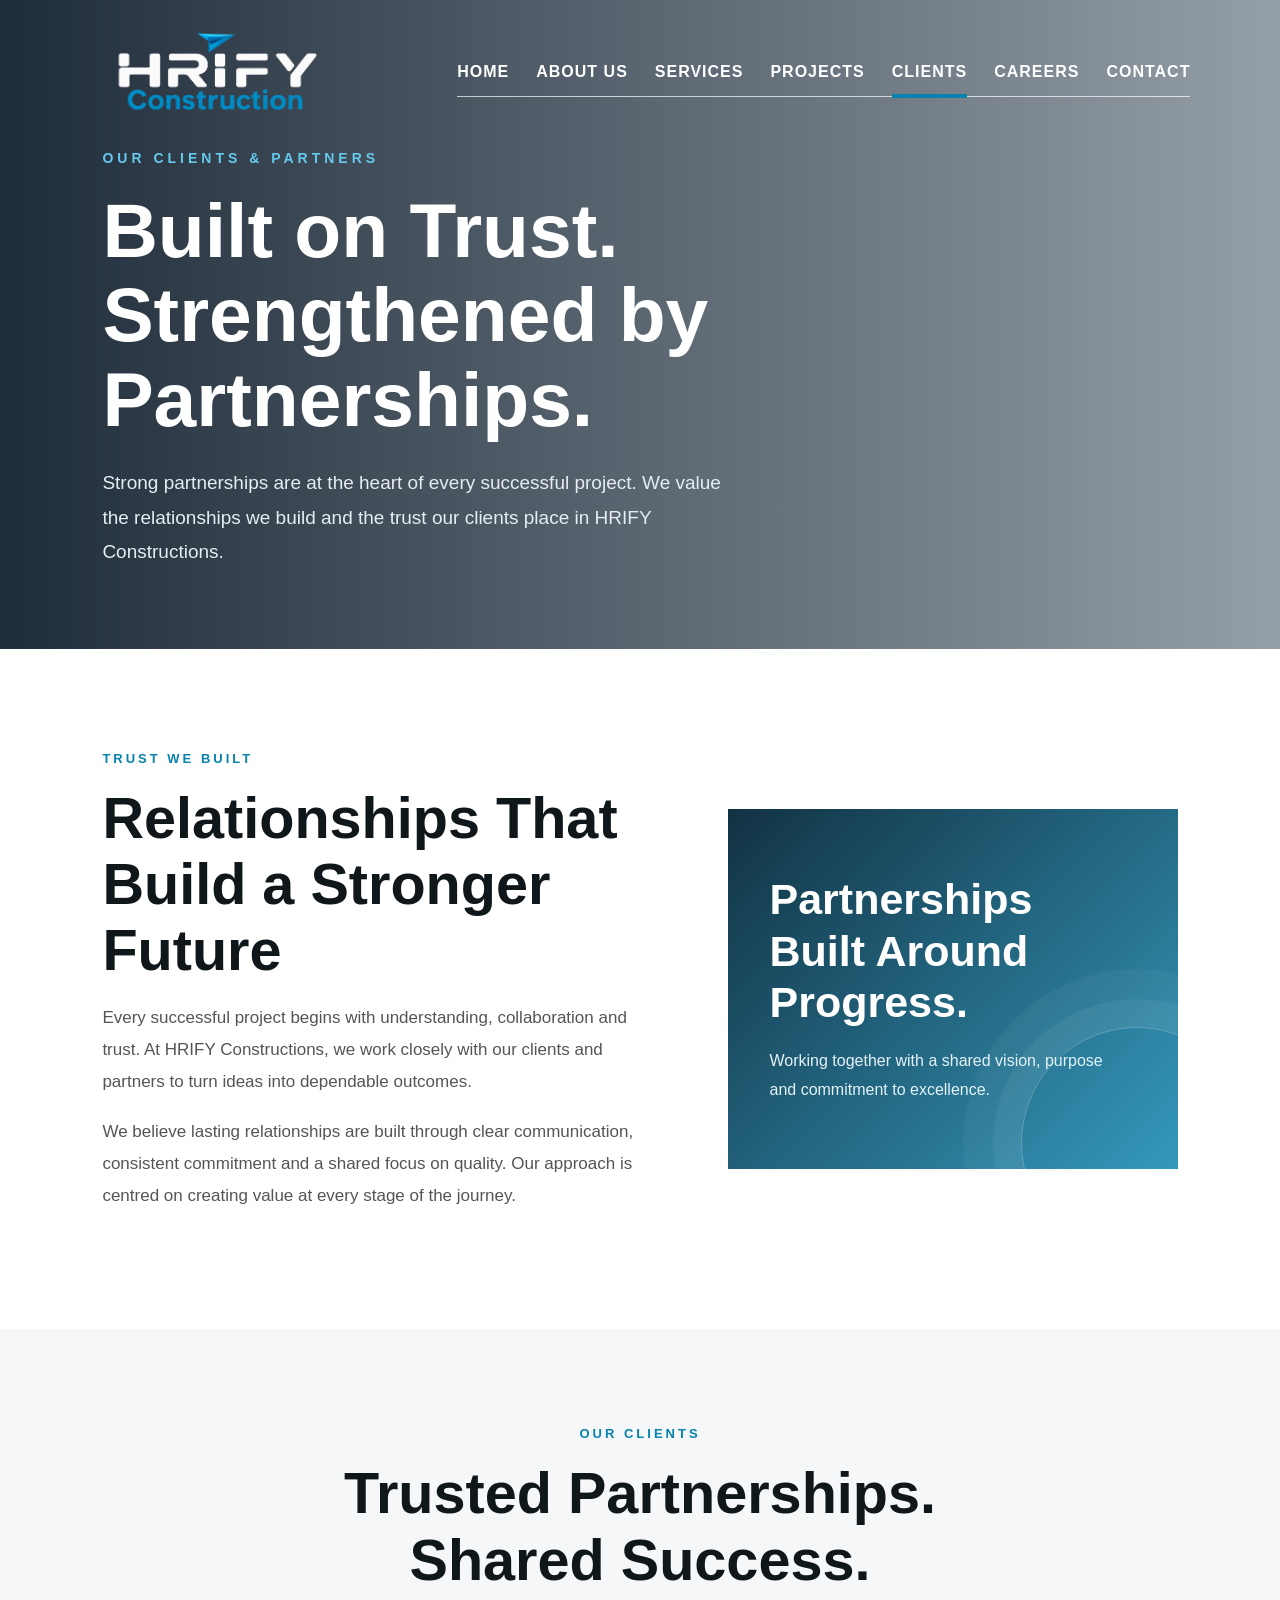
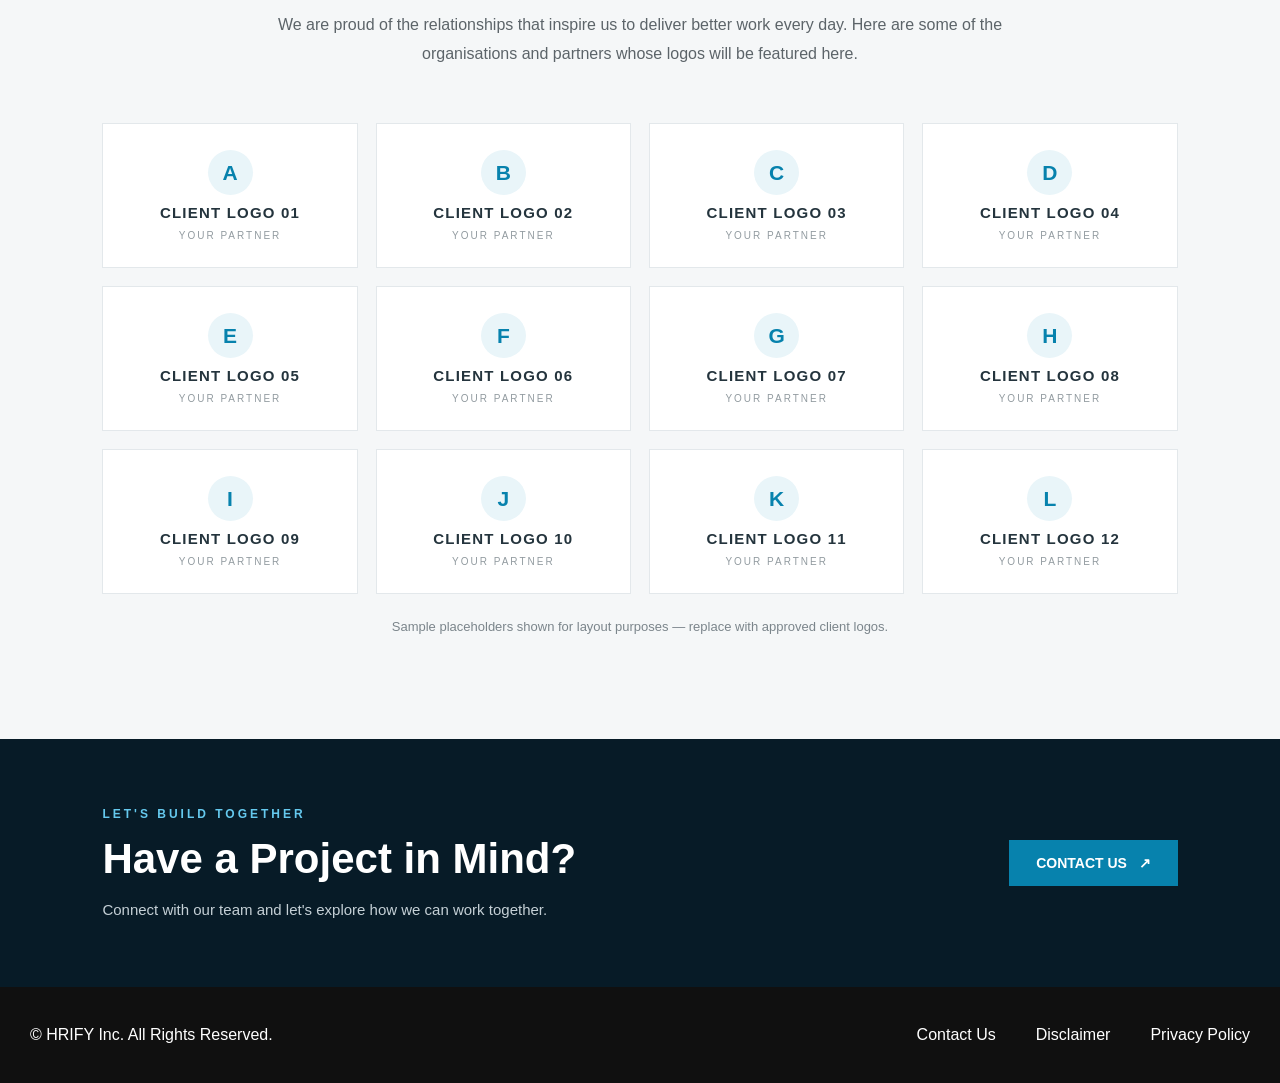
<file: clients.html>
<!DOCTYPE html>
<html lang="en">
<head>
    <meta charset="UTF-8">
    <meta name="viewport" content="width=device-width, initial-scale=1.0">
    <meta name="theme-color" content="#080d11">
    <meta name="description" content="Discover the clients and partners who trust HRIFY Constructions.">
    <title>Our Clients | HRIFY Constructions</title>

    <link rel="stylesheet" href="assets/css/style.css">

    <style>
        /* CLIENTS HERO */
        .clients-hero {
            position: relative;
            min-height: 570px;
            display: flex;
            align-items: center;
            padding: 150px 8% 80px;
            color: #fff;
            background:
                linear-gradient(90deg, rgba(0, 15, 30, .88), rgba(0, 25, 45, .42)),
                url("https://images.unsplash.com/photo-1486406146926-c627a92ad1ab?auto=format&fit=crop&w=2200&q=85");
            background-size: cover;
            background-position: center;
        }

        .clients-hero-content {
            max-width: 850px;
        }

        .clients-label {
            display: block;
            margin-bottom: 22px;
            color: #65c9ee;
            font-size: 14px;
            font-weight: 700;
            letter-spacing: 4px;
        }

        .clients-hero h1 {
            margin-bottom: 25px;
            font-size: clamp(45px, 6vw, 82px);
            line-height: 1.1;
        }

        .clients-hero p {
            max-width: 650px;
            color: #e5edf2;
            font-size: 19px;
            line-height: 1.8;
        }

        /* TRUST WE BUILT */
        .clients-trust {
            padding: 100px 8%;
            background: #fff;
        }

        .clients-trust-container {
            max-width: 1200px;
            margin: auto;
            display: grid;
            grid-template-columns: 1.1fr .9fr;
            align-items: center;
            gap: 75px;
        }

        .clients-trust-copy > span,
        .clients-section-heading > span {
            color: #0782ad;
            font-size: 13px;
            font-weight: 700;
            letter-spacing: 3px;
        }

        .clients-trust-copy h2,
        .clients-section-heading h2 {
            margin: 18px 0;
            color: #10171b;
            font-size: clamp(36px, 4.5vw, 58px);
            line-height: 1.15;
        }

        .clients-trust-copy p {
            margin-bottom: 17px;
            color: #555;
            font-size: 17px;
            line-height: 1.9;
        }

        .clients-trust-visual {
            position: relative;
            min-height: 360px;
            padding: 42px;
            display: flex;
            flex-direction: column;
            justify-content: center;
            overflow: hidden;
            color: #fff;
            background:
                linear-gradient(135deg, rgba(3, 37, 55, .94), rgba(7, 130, 173, .82)),
                url("https://images.unsplash.com/photo-1504307651254-35680f356dfd?auto=format&fit=crop&w=1000&q=85") center/cover;
        }

        .clients-trust-visual::after {
            content: "";
            position: absolute;
            width: 230px;
            height: 230px;
            right: -75px;
            bottom: -90px;
            border: 1px solid rgba(255,255,255,.25);
            border-radius: 50%;
            box-shadow: 0 0 0 28px rgba(255,255,255,.05),
                        0 0 0 58px rgba(255,255,255,.04);
        }

        .clients-trust-visual strong {
            position: relative;
            z-index: 1;
            display: block;
            max-width: 360px;
            font-size: clamp(30px, 3.5vw, 43px);
            line-height: 1.2;
        }

        .clients-trust-visual p {
            position: relative;
            z-index: 1;
            max-width: 350px;
            margin-top: 18px;
            color: #e4f2f8;
            font-size: 16px;
            line-height: 1.8;
        }

        /* OUR CLIENTS / PLACEHOLDER LOGOS */
        .clients-partners {
            padding: 95px 8% 105px;
            background: #f5f7f8;
        }

        .clients-partners-container {
            max-width: 1250px;
            margin: auto;
        }

        .clients-section-heading {
            max-width: 760px;
            margin: 0 auto 55px;
            text-align: center;
        }

        .clients-section-heading p {
            margin-top: 16px;
            color: #5c6469;
            font-size: 16px;
            line-height: 1.8;
        }

        .clients-logo-list {
            display: grid;
            gap: 18px;
        }

        .clients-logo-row {
            display: grid;
            grid-template-columns: repeat(4, minmax(0, 1fr));
            gap: 18px;
        }

        .clients-logo-card {
            min-height: 145px;
            padding: 25px 18px;
            display: flex;
            align-items: center;
            justify-content: center;
            flex-direction: column;
            gap: 9px;
            background: #fff;
            border: 1px solid #e3e8eb;
            transition: transform .35s ease, border-color .35s ease, box-shadow .35s ease;
        }

        .clients-logo-card:hover {
            transform: translateY(-6px);
            border-color: #0782ad;
            box-shadow: 0 12px 30px rgba(8, 45, 65, .08);
        }

        .clients-logo-mark {
            width: 45px;
            height: 45px;
            display: flex;
            align-items: center;
            justify-content: center;
            color: #0782ad;
            background: #e9f5f9;
            font-size: 21px;
            font-weight: 800;
            border-radius: 50%;
        }

        .clients-logo-card strong {
            color: #24343d;
            font-size: 15px;
            letter-spacing: 1.2px;
            text-align: center;
        }

        .clients-logo-card small {
            color: #929ba0;
            font-size: 10px;
            letter-spacing: 2px;
        }

        .clients-placeholder-note {
            margin-top: 25px;
            color: #7b858b;
            font-size: 13px;
            text-align: center;
        }

        /* CONTACT BANNER */
        .clients-contact {
            padding: 65px 8%;
            color: #fff;
            background: #071b27;
        }

        .clients-contact-container {
            max-width: 1250px;
            margin: auto;
            display: flex;
            align-items: center;
            justify-content: space-between;
            gap: 35px;
        }

        .clients-contact-copy span {
            color: #65c9ee;
            font-size: 12px;
            font-weight: 700;
            letter-spacing: 3px;
        }

        .clients-contact-copy h2 {
            margin-top: 12px;
            font-size: clamp(28px, 3.5vw, 42px);
            line-height: 1.2;
        }

        .clients-contact-copy p {
            margin-top: 12px;
            color: #c5d0d6;
            font-size: 15px;
            line-height: 1.7;
        }

        .clients-contact-button {
            flex-shrink: 0;
            display: inline-block;
            padding: 15px 27px;
            color: #fff;
            background: #0782ad;
            text-decoration: none;
            font-size: 14px;
            font-weight: 700;
            transition: background .3s, transform .3s;
        }

        .clients-contact-button:hover {
            background: #005d80;
            transform: translateY(-3px);
        }

        /* RESPONSIVE */
        @media (max-width: 900px) {
            .clients-trust-container {
                grid-template-columns: 1fr;
                gap: 35px;
            }

            .clients-trust-visual {
                min-height: 300px;
            }

            .clients-logo-row {
                grid-template-columns: repeat(2, minmax(0, 1fr));
            }
        }

        @media (max-width: 650px) {
            .clients-hero {
                min-height: 530px;
                padding: 130px 6% 65px;
            }

            .clients-hero p {
                font-size: 16px;
            }

            .clients-trust,
            .clients-partners {
                padding: 65px 6%;
            }

            .clients-trust-visual {
                min-height: 270px;
                padding: 28px;
            }

            .clients-logo-row {
                gap: 12px;
            }

            .clients-logo-card {
                min-height: 125px;
                padding: 18px 10px;
            }

            .clients-contact {
                padding: 55px 6%;
            }

            .clients-contact-container {
                align-items: flex-start;
                flex-direction: column;
            }
        }

        @media (max-width: 380px) {
            .clients-logo-row {
                grid-template-columns: 1fr 1fr;
            }

            .clients-logo-card strong {
                font-size: 12px;
            }
        }
    </style>
</head>

<body>

    <!-- SAME HEADER AS INDEX.HTML -->
    <header class="header" id="header">
        <a href="index.html" class="logo">
            <img src="assets/images/hrify-logo.png" alt="HRIFY Constructions">
        </a>

        <button class="menu-toggle" id="menuToggle" aria-label="Toggle navigation">
            ☰
        </button>

        <nav class="navigation" id="navigation">
            <a href="index.html">HOME</a>
            <a href="about.html">ABOUT US</a>
            <a href="services.html">SERVICES</a>
            <a href="projects.html">PROJECTS</a>
            <a class="active" href="clients.html">CLIENTS</a>
            <a href="careers.html">CAREERS</a>
            <a href="contact.html">CONTACT</a>
        </nav>
    </header>

    <main>
        <!-- HERO SECTION -->
        <section class="clients-hero">
            <div class="clients-hero-content">
                <span class="clients-label">OUR CLIENTS &amp; PARTNERS</span>
                <h1>Built on Trust.<br>Strengthened by Partnerships.</h1>
                <p>
                    Strong partnerships are at the heart of every successful project.
                    We value the relationships we build and the trust our clients place
                    in HRIFY Constructions.
                </p>
            </div>
        </section>

        <!-- TRUST WE BUILT SECTION -->
        <section class="clients-trust">
            <div class="clients-trust-container">
                <div class="clients-trust-copy">
                    <span>TRUST WE BUILT</span>
                    <h2>Relationships That Build a Stronger Future</h2>
                    <p>
                        Every successful project begins with understanding, collaboration
                        and trust. At HRIFY Constructions, we work closely with our
                        clients and partners to turn ideas into dependable outcomes.
                    </p>
                    <p>
                        We believe lasting relationships are built through clear
                        communication, consistent commitment and a shared focus on
                        quality. Our approach is centred on creating value at every
                        stage of the journey.
                    </p>
                </div>

                <div class="clients-trust-visual">
                    <strong>Partnerships Built Around Progress.</strong>
                    <p>
                        Working together with a shared vision, purpose and commitment
                        to excellence.
                    </p>
                </div>
            </div>
        </section>

        <!-- OUR CLIENTS SECTION -->
        <section class="clients-partners">
            <div class="clients-partners-container">
                <div class="clients-section-heading">
                    <span>OUR CLIENTS</span>
                    <h2>Trusted Partnerships. Shared Success.</h2>
                    <p>
                        We are proud of the relationships that inspire us to deliver
                        better work every day. Here are some of the organisations and
                        partners whose logos will be featured here.
                    </p>
                </div>

                <div class="clients-logo-list">
                    <!-- Replace these sample cards with actual client logos -->
                    <div class="clients-logo-row">
                        <div class="clients-logo-card">
                            <div class="clients-logo-mark">A</div>
                            <strong>CLIENT LOGO 01</strong>
                            <small>YOUR PARTNER</small>
                        </div>
                        <div class="clients-logo-card">
                            <div class="clients-logo-mark">B</div>
                            <strong>CLIENT LOGO 02</strong>
                            <small>YOUR PARTNER</small>
                        </div>
                        <div class="clients-logo-card">
                            <div class="clients-logo-mark">C</div>
                            <strong>CLIENT LOGO 03</strong>
                            <small>YOUR PARTNER</small>
                        </div>
                        <div class="clients-logo-card">
                            <div class="clients-logo-mark">D</div>
                            <strong>CLIENT LOGO 04</strong>
                            <small>YOUR PARTNER</small>
                        </div>
                    </div>

                    <div class="clients-logo-row">
                        <div class="clients-logo-card">
                            <div class="clients-logo-mark">E</div>
                            <strong>CLIENT LOGO 05</strong>
                            <small>YOUR PARTNER</small>
                        </div>
                        <div class="clients-logo-card">
                            <div class="clients-logo-mark">F</div>
                            <strong>CLIENT LOGO 06</strong>
                            <small>YOUR PARTNER</small>
                        </div>
                        <div class="clients-logo-card">
                            <div class="clients-logo-mark">G</div>
                            <strong>CLIENT LOGO 07</strong>
                            <small>YOUR PARTNER</small>
                        </div>
                        <div class="clients-logo-card">
                            <div class="clients-logo-mark">H</div>
                            <strong>CLIENT LOGO 08</strong>
                            <small>YOUR PARTNER</small>
                        </div>
                    </div>

                    <div class="clients-logo-row">
                        <div class="clients-logo-card">
                            <div class="clients-logo-mark">I</div>
                            <strong>CLIENT LOGO 09</strong>
                            <small>YOUR PARTNER</small>
                        </div>
                        <div class="clients-logo-card">
                            <div class="clients-logo-mark">J</div>
                            <strong>CLIENT LOGO 10</strong>
                            <small>YOUR PARTNER</small>
                        </div>
                        <div class="clients-logo-card">
                            <div class="clients-logo-mark">K</div>
                            <strong>CLIENT LOGO 11</strong>
                            <small>YOUR PARTNER</small>
                        </div>
                        <div class="clients-logo-card">
                            <div class="clients-logo-mark">L</div>
                            <strong>CLIENT LOGO 12</strong>
                            <small>YOUR PARTNER</small>
                        </div>
                    </div>
                </div>

                <p class="clients-placeholder-note">
                    Sample placeholders shown for layout purposes — replace with approved client logos.
                </p>
            </div>
        </section>

        <!-- CONTACT US BANNER -->
        <section class="clients-contact">
            <div class="clients-contact-container">
                <div class="clients-contact-copy">
                    <span>LET'S BUILD TOGETHER</span>
                    <h2>Have a Project in Mind?</h2>
                    <p>Connect with our team and let's explore how we can work together.</p>
                </div>
                <a href="contact.html" class="clients-contact-button">CONTACT US &nbsp; ↗</a>
            </div>
        </section>
    </main>

    <!-- SAME FOOTER AS INDEX.HTML / CAREERS.HTML -->
    <footer class="site-footer">
        <div class="footer-copyright">
            <p>© HRIFY Inc. All Rights Reserved.</p>
        </div>

        <nav class="footer-links">
            <a href="contact.html">Contact Us</a>
            <a href="https://jahnavi-boopathy.github.io/hrify/disclaimer.html">Disclaimer</a>
            <a href="https://jahnavi-boopathy.github.io/hrify/privacy-policy.html">Privacy Policy</a>
        </nav>
    </footer>

    <!-- EXISTING WEBSITE JAVASCRIPT -->
    <script src="assets/js/main.js"></script>
</body>
</html>
</file>
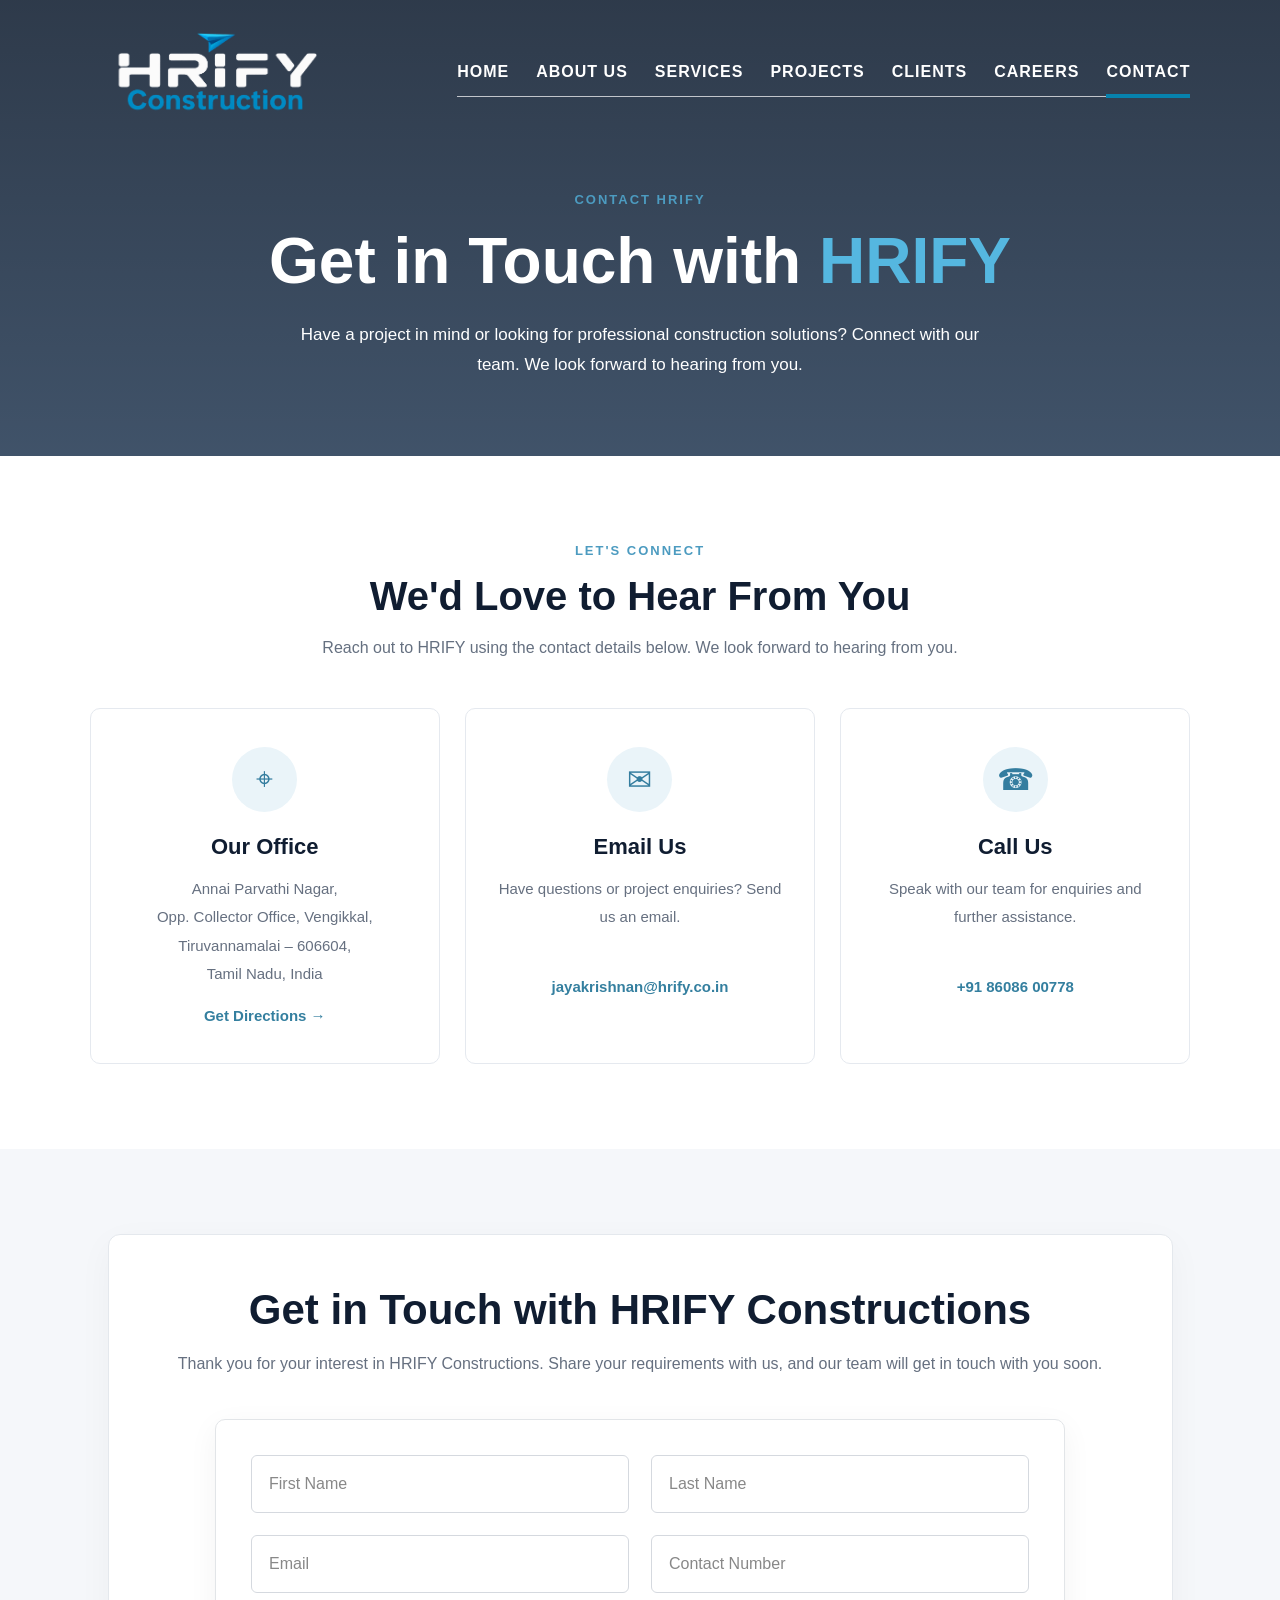
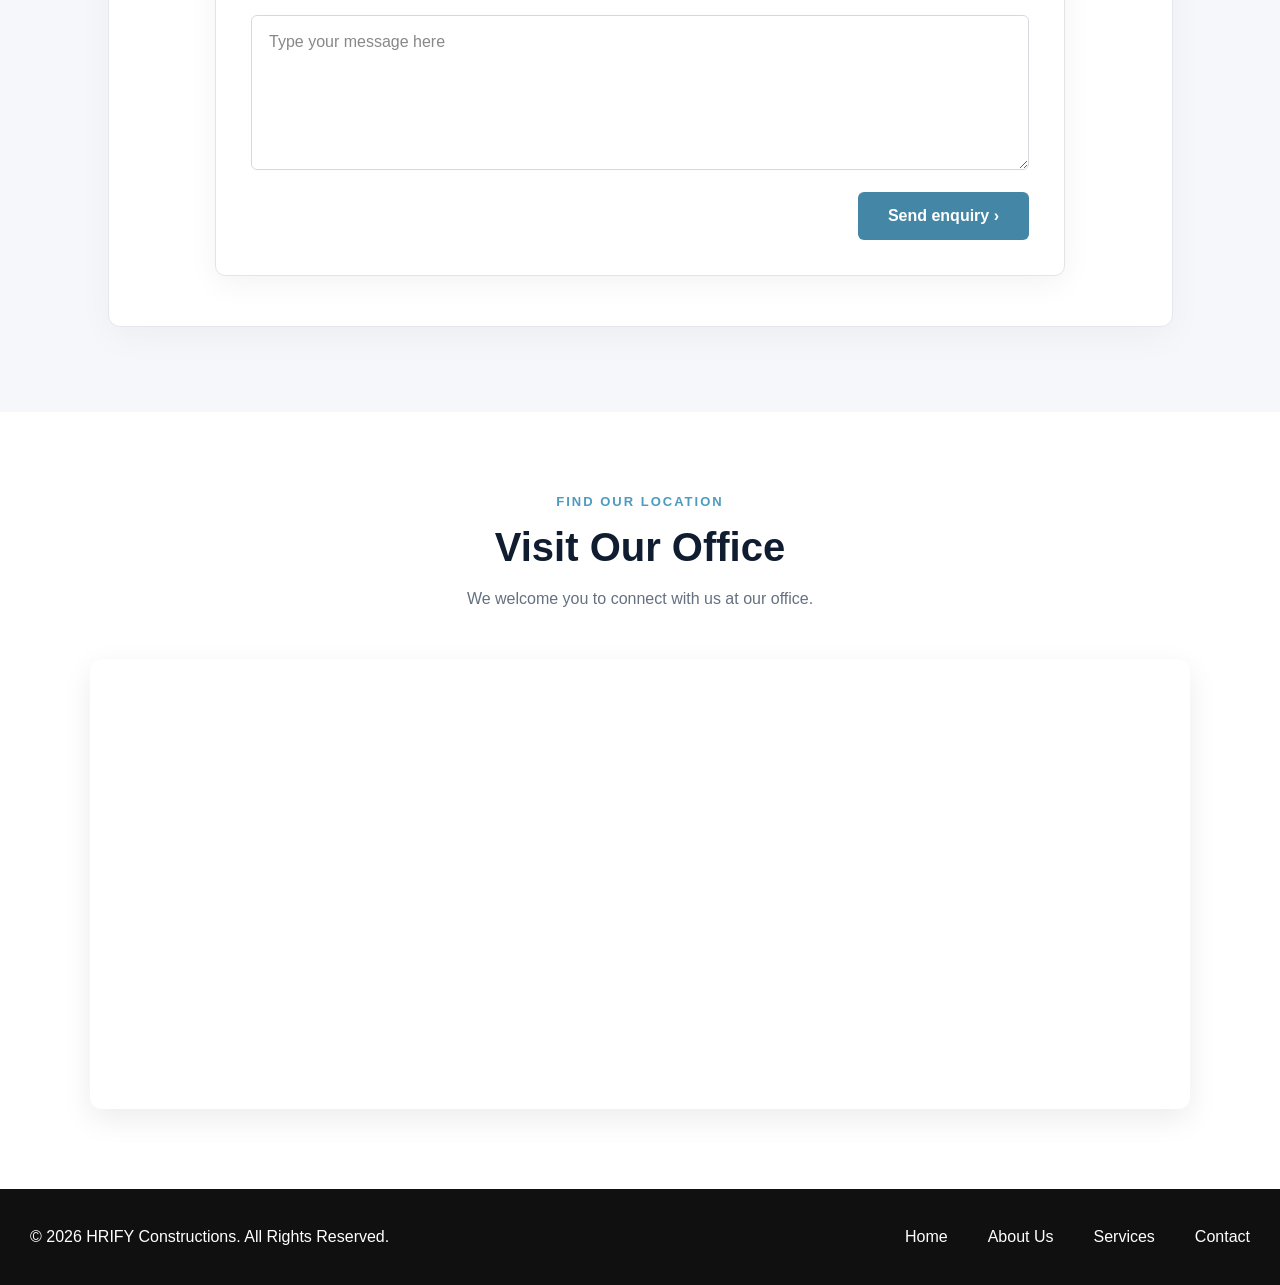
<file: contact.html>
<!DOCTYPE html>
<html lang="en">
<head>
    <meta charset="UTF-8">
    <meta name="viewport" content="width=device-width, initial-scale=1.0">

    <title>Contact Us | HRIFY Constructions</title>

    <!-- Existing global stylesheet -->
    <link rel="stylesheet" href="assets/css/style.css">

    <!-- Contact page stylesheet -->
    <link rel="stylesheet" href="assets/css/contact.css">
</head>

<body>

    <!-- HEADER -->
    <!-- Keep the same header/navbar from your existing pages -->
    


<header class="header" id="header">
  <a href="index.html" class="logo">
    <img src="assets/images/hrify-logo.png" alt="HRIFY Construction">
  </a>

  <button class="menu-toggle" id="menuToggle" aria-label="Toggle navigation">
    ☰
  </button>

  <nav class="navigation" id="navigation">
    <a href="index.html">HOME</a>
    <a href="about.html">ABOUT US</a>
    <a href="services.html">SERVICES</a>
    <a href="projects.html">PROJECTS</a>
    <a href="clients.html">CLIENTS</a>
    <a href="careers.html">CAREERS</a>
    <a class="active" href="contact.html">CONTACT</a>
  </nav>
</header>




    <!-- CONTACT HERO -->
    <section class="contact-hero">
        <div class="contact-hero-content">
            <span class="contact-tag">CONTACT HRIFY</span>

            <h1>Get in Touch with <span>HRIFY</span></h1>

            <p>
                Have a project in mind or looking for professional
                construction solutions? Connect with our team.
                We look forward to hearing from you.
            </p>
        </div>
    </section>


    <!-- CONTACT INFORMATION -->
    <section class="contact-information">

        <div class="contact-section-heading">
            <span>LET'S CONNECT</span>
            <h2>We'd Love to Hear From You</h2>
            <p>
                Reach out to HRIFY using the contact details below.
                We look forward to hearing from you.
            </p>
        </div>

        <div class="contact-info-grid">

            <!-- OFFICE -->
            <div class="contact-info-card">
                <div class="contact-icon">
                    <span>⌖</span>
                </div>

                <h3>Our Office</h3>

                <p>
                    Annai Parvathi Nagar,<br>
                    Opp. Collector Office, Vengikkal,<br>
                    Tiruvannamalai – 606604,<br>
                    Tamil Nadu, India
                </p>

                <a href="https://www.google.com/maps/search/?api=1&query=Annai+Parvathi+Nagar+Opp+Collector+Office+Vengikkal+Tiruvannamalai+606604"
                   target="_blank" rel="noopener">
                    Get Directions →
                </a>
            </div>


            <!-- EMAIL -->
            <div class="contact-info-card">
                <div class="contact-icon">
                    <span>✉</span>
                </div>

                <h3>Email Us</h3>

                <p>
                    Have questions or project enquiries?
                    Send us an email.
                </p>

                <a href="mailto:jayakrishnan@hrify.co.in">
                    jayakrishnan@hrify.co.in
                </a>
            </div>


            <!-- PHONE -->
            <div class="contact-info-card">
                <div class="contact-icon">
                    <span>☎</span>
                </div>

                <h3>Call Us</h3>

                <p>
                    Speak with our team for enquiries
                    and further assistance.
                </p>

                <a href="tel:+918608600778">
                    +91 86086 00778
                </a>
            </div>

        </div>
    </section>


    <!-- ENQUIRY FORM -->
    
<section class="contact-section" id="contact">

    <div class="contact-container">

        <div class="contact-heading">
            <h2>Get in Touch with HRIFY Constructions</h2>

            <p>
                Thank you for your interest in HRIFY Constructions.
                Share your requirements with us, and our team will
                get in touch with you soon.
            </p>
        </div>

        <form class="contact-form" id="contactForm">

            <div class="contact-input-row">
                <input type="text" name="firstName"
                       placeholder="First Name" required>

                <input type="text" name="lastName"
                       placeholder="Last Name" required>
            </div>

            <div class="contact-input-row">
                <input type="email" name="email"
                       placeholder="Email" required>

                <input type="tel" name="phone"
                       placeholder="Contact Number"
                       pattern="[0-9+\-\s()]{7,20}" required>
            </div>

            <div class="contact-message">
                <textarea name="message"
                          placeholder="Type your message here"
                          rows="6" required></textarea>
            </div>

            <div class="contact-submit">
                <button type="submit">
                    Send enquiry ›
                </button>
            </div>

        </form>

    </div>

</section>


    <!-- GOOGLE MAP -->
    <section class="contact-map-section">

        <div class="contact-section-heading">
            <span>FIND OUR LOCATION</span>
            <h2>Visit Our Office</h2>
            <p>
                We welcome you to connect with us at our office.
            </p>
        </div>

        <div class="contact-map">

            <iframe
                src="https://www.google.com/maps/embed?pb=!1m18!1m12!1m3!1d3888.454261718305!2d80.23725879999999!3d12.942758300000001!2m3!1f0!2f0!3f0!3m2!1i1024!2i768!4f13.1!3m3!1m2!1s0x3a525daed2cedb4b%3A0x7043a610f0994474!2sHrify%20Software%20Company!5e0!3m2!1sen!2sin!4v1794906044714!5m2!1sen!2sin"
                width="600"
                height="450"
                style="border:0;"
                allowfullscreen=""
                loading="lazy"
                referrerpolicy="strict-origin-when-cross-origin">
            </iframe>

        </div>

    </section>


    <!-- FOOTER -->
    <!-- Keep the same footer from your existing pages -->
    
<footer class="site-footer">

    <div class="footer-copyright">
        <p>© 2026 HRIFY Constructions. All Rights Reserved.</p>
    </div>

    <div class="footer-links">
        <a href="index.html">Home</a>
        <a href="about.html">About Us</a>
        <a href="services.html">Services</a>
        <a href="contact.html">Contact</a>
    </div>

</footer>



    <script src="assets/js/contact.js"></script>

</body>
</html>
</file>
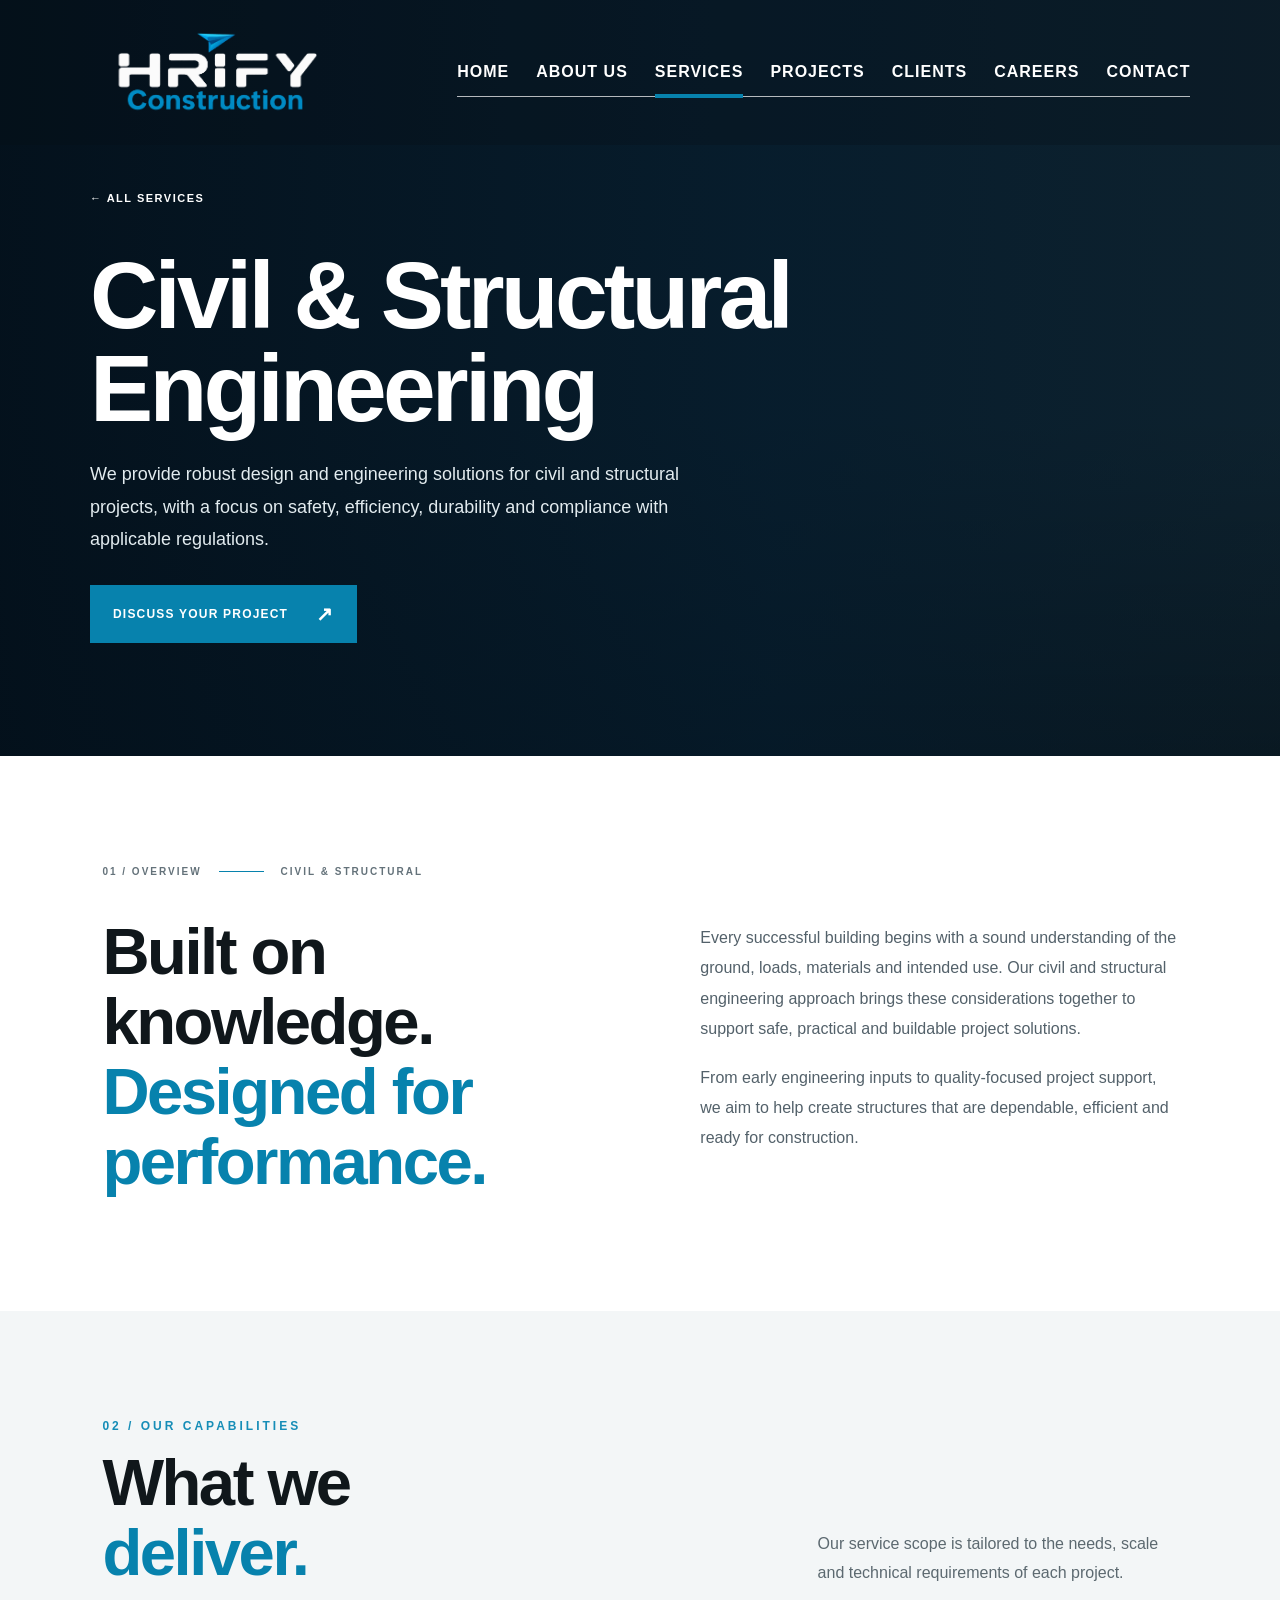
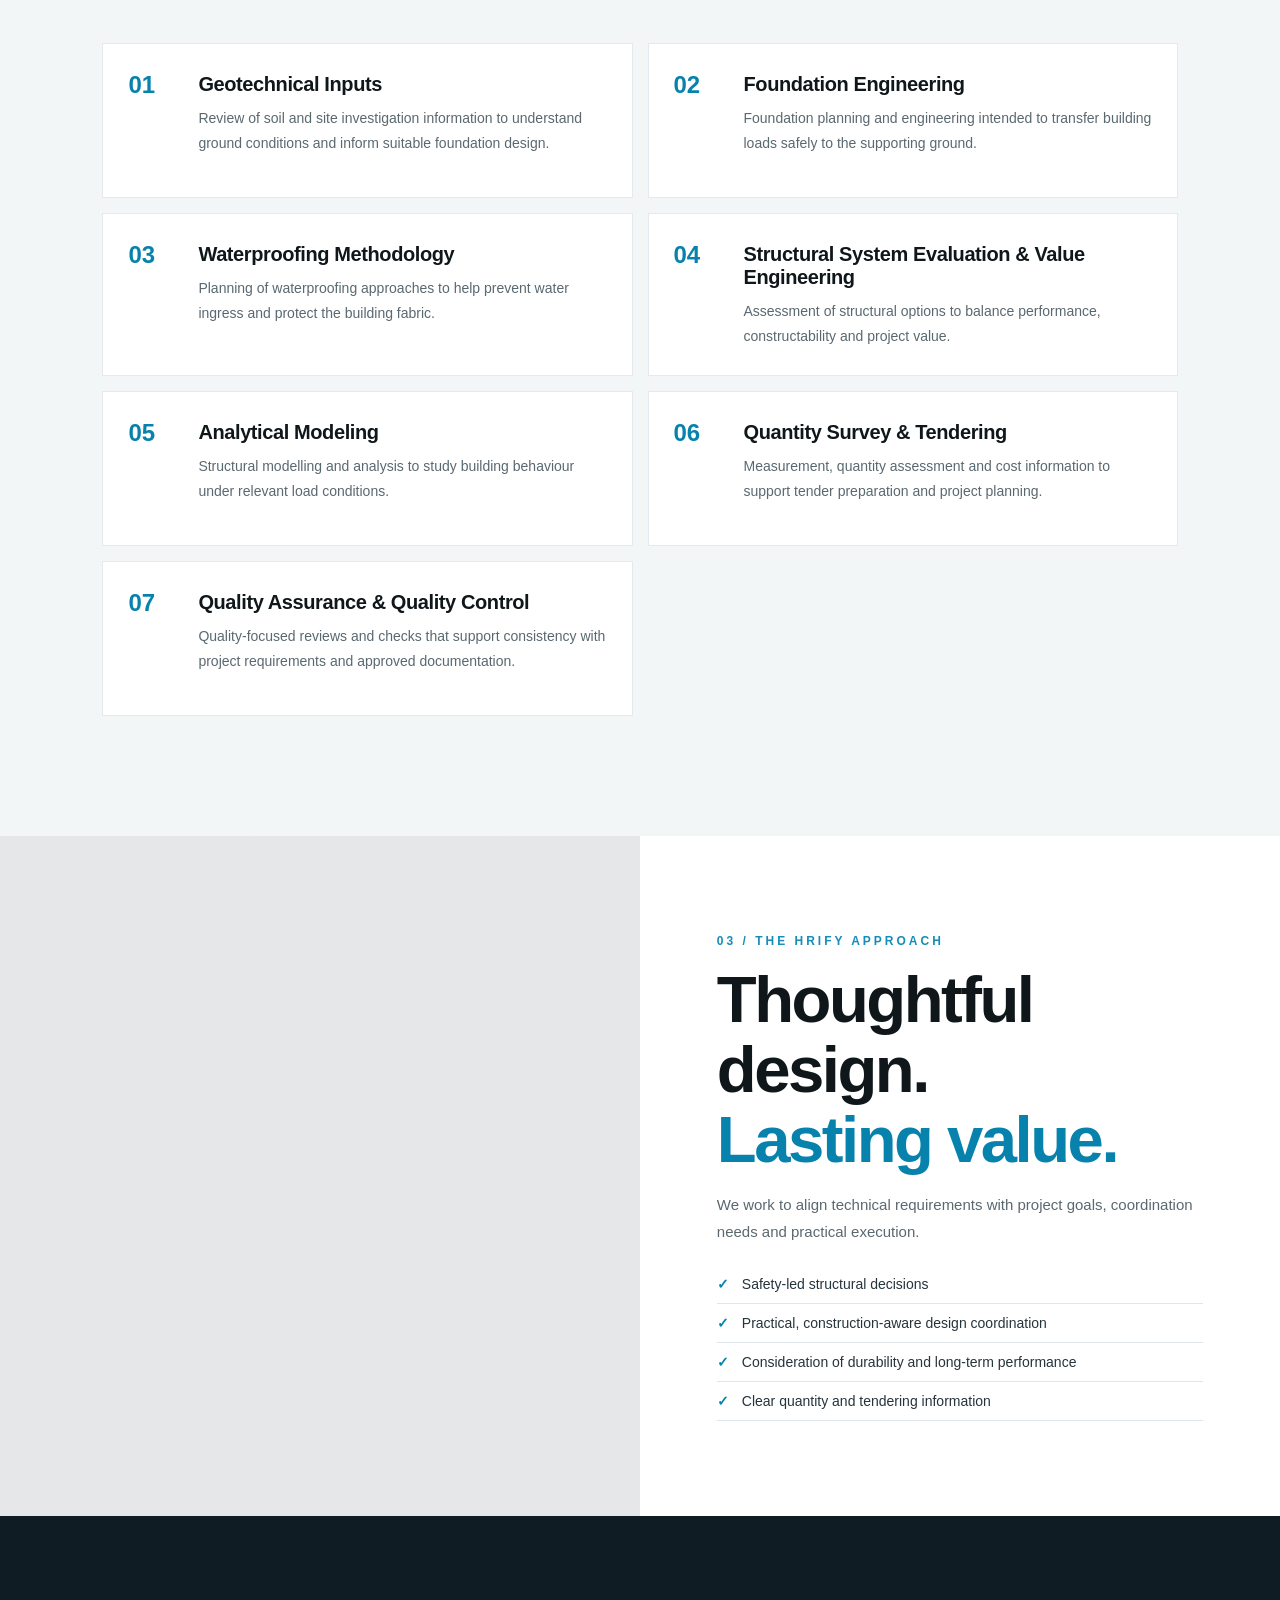
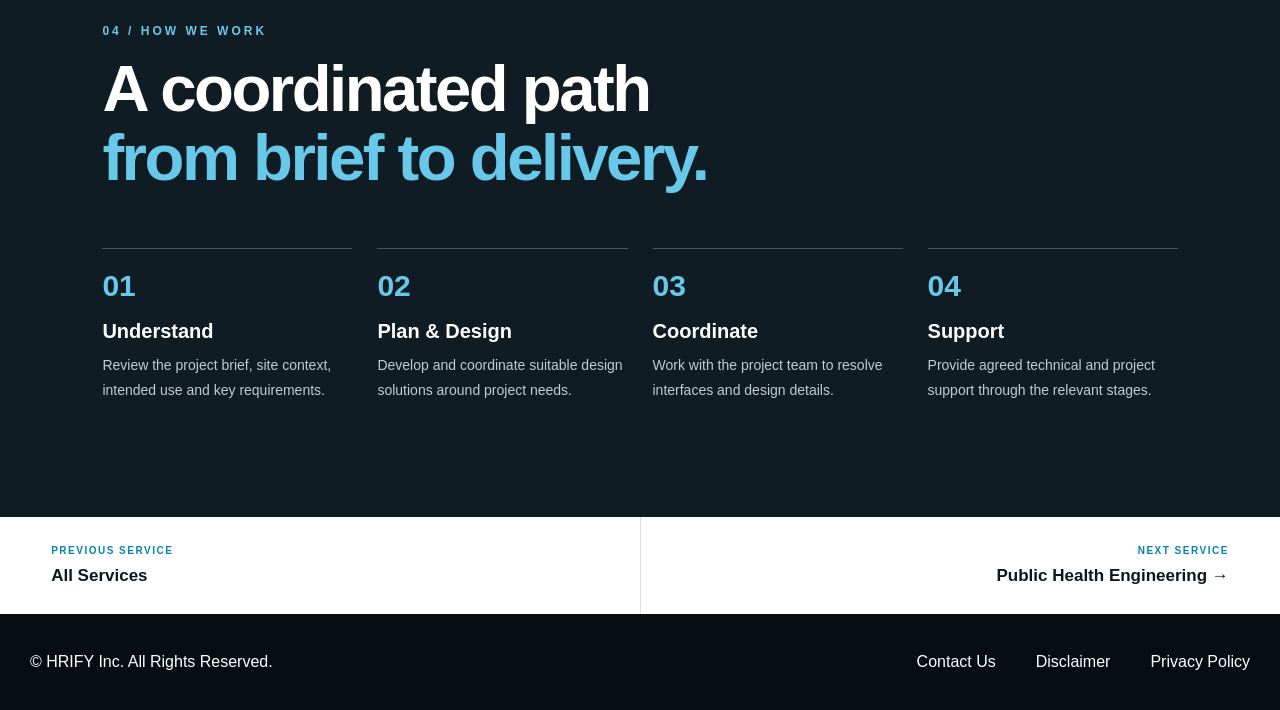
<file: service-civil-structural-engineering.html>
<!DOCTYPE html>
<html lang="en">
<head>
  <meta charset="UTF-8"><meta name="viewport" content="width=device-width, initial-scale=1.0">
  <meta name="theme-color" content="#10171b">
  <meta name="description" content="We provide robust design and engineering solutions for civil and structural projects, with a focus on safety, efficiency, durability and compliance with applicable regulations.">
  <title>Civil & Structural Engineering | HRIFY Constructions</title>
  <link rel="stylesheet" href="assets/css/style.css">
  <link rel="stylesheet" href="assets/css/services.css">
  <link rel="stylesheet" href="assets/css/service-detail.css">
</head>
<body class="services-page service-detail-page">
<header class="header" id="header">
  <a href="index.html" class="logo"><img src="assets/images/hrify-logo.png" alt="HRIFY Constructions"></a>
  <button class="menu-toggle" id="menuToggle" aria-label="Toggle navigation" aria-expanded="false">☰</button>
  <nav class="navigation" id="navigation" aria-label="Main navigation">
    <a href="index.html">HOME</a>
    <a href="about.html">ABOUT US</a>
    <a class="active" href="services.html" aria-current="page">SERVICES</a>
    <a href="projects.html">PROJECTS</a>
    <a href="clients.html">CLIENTS</a>
    <a href="careers.html">CAREERS</a>
    <a href="contact.html">CONTACT</a>
  </nav>
</header>
<main>
  <section class="detail-hero" style="--detail-image:url('https://images.unsplash.com/photo-1541888946425-d81bb19240f5?auto=format&fit=crop&w=2200&q=90')">
    <div class="detail-hero-shade"></div>
    <div class="detail-hero-inner page-reveal">
      <a class="detail-back" href="services.html">← ALL SERVICES</a>
      <h1>Civil &amp; Structural Engineering</h1>
      <p class="detail-hero-description">We provide robust design and engineering solutions for civil and structural projects, with a focus on safety, efficiency, durability and compliance with applicable regulations.</p>
      <a href="contact.html" class="services-primary-btn">DISCUSS YOUR PROJECT <span>↗</span></a>
    </div>
  </section>

  <section class="detail-overview page-reveal">
    <div class="detail-overview-label"><span>01 / OVERVIEW</span><i></i><span>CIVIL & STRUCTURAL</span></div>
    <div class="detail-overview-grid">
      <h2>Built on knowledge.<br><span>Designed for performance.</span></h2>
      <div><p>Every successful building begins with a sound understanding of the ground, loads, materials and intended use. Our civil and structural engineering approach brings these considerations together to support safe, practical and buildable project solutions.</p><p>From early engineering inputs to quality-focused project support, we aim to help create structures that are dependable, efficient and ready for construction.</p></div>
    </div>
  </section>

  <section class="detail-scope">
    <div class="detail-section-heading page-reveal"><div><span class="section-kicker">02 / OUR CAPABILITIES</span><h2>What we<br><span>deliver.</span></h2></div><p>Our service scope is tailored to the needs, scale and technical requirements of each project.</p></div>
    <div class="scope-grid"><article class="scope-card"><span>01</span><div><h3>Geotechnical Inputs</h3><p>Review of soil and site investigation information to understand ground conditions and inform suitable foundation design.</p></div></article>
<article class="scope-card"><span>02</span><div><h3>Foundation Engineering</h3><p>Foundation planning and engineering intended to transfer building loads safely to the supporting ground.</p></div></article>
<article class="scope-card"><span>03</span><div><h3>Waterproofing Methodology</h3><p>Planning of waterproofing approaches to help prevent water ingress and protect the building fabric.</p></div></article>
<article class="scope-card"><span>04</span><div><h3>Structural System Evaluation & Value Engineering</h3><p>Assessment of structural options to balance performance, constructability and project value.</p></div></article>
<article class="scope-card"><span>05</span><div><h3>Analytical Modeling</h3><p>Structural modelling and analysis to study building behaviour under relevant load conditions.</p></div></article>
<article class="scope-card"><span>06</span><div><h3>Quantity Survey & Tendering</h3><p>Measurement, quantity assessment and cost information to support tender preparation and project planning.</p></div></article>
<article class="scope-card"><span>07</span><div><h3>Quality Assurance & Quality Control</h3><p>Quality-focused reviews and checks that support consistency with project requirements and approved documentation.</p></div></article></div>
  </section>

  <section class="detail-benefits page-reveal">
    <div class="benefit-image" style="--benefit-image:url('https://images.unsplash.com/photo-1541888946425-d81bb19240f5?auto=format&fit=crop&w=2200&q=90')"></div>
    <div class="benefit-copy"><span class="section-kicker">03 / THE HRIFY APPROACH</span><h2>Thoughtful design.<br><span>Lasting value.</span></h2><p>We work to align technical requirements with project goals, coordination needs and practical execution.</p><ul><li>Safety-led structural decisions</li>
<li>Practical, construction-aware design coordination</li>
<li>Consideration of durability and long-term performance</li>
<li>Clear quantity and tendering information</li></ul></div>
  </section>

  <section class="detail-process page-reveal">
    <span class="section-kicker">04 / HOW WE WORK</span><h2>A coordinated path<br><span>from brief to delivery.</span></h2>
    <div class="process-steps">
      <article><b>01</b><h3>Understand</h3><p>Review the project brief, site context, intended use and key requirements.</p></article>
      <article><b>02</b><h3>Plan & Design</h3><p>Develop and coordinate suitable design solutions around project needs.</p></article>
      <article><b>03</b><h3>Coordinate</h3><p>Work with the project team to resolve interfaces and design details.</p></article>
      <article><b>04</b><h3>Support</h3><p>Provide agreed technical and project support through the relevant stages.</p></article>
    </div>
  </section>


  <nav class="detail-pagination" aria-label="Other services">
    <a href="services.html"><small>PREVIOUS SERVICE</small><strong>All Services</strong></a>
    <a href="service-public-health-engineering.html"><small>NEXT SERVICE</small><strong>Public Health Engineering →</strong></a>
  </nav>
  <footer class="site-footer"><div class="footer-copyright"><p>© HRIFY Inc. All Rights Reserved.</p></div><nav class="footer-links" aria-label="Footer navigation"><a href="contact.html">Contact Us</a><a href="https://jahnavi-boopathy.github.io/hrify/disclaimer.html">Disclaimer</a><a href="https://jahnavi-boopathy.github.io/hrify/privacy-policy.html">Privacy Policy</a></nav></footer>
</main>
<script src="assets/js/service-detail.js"></script>
</body></html>
</file>
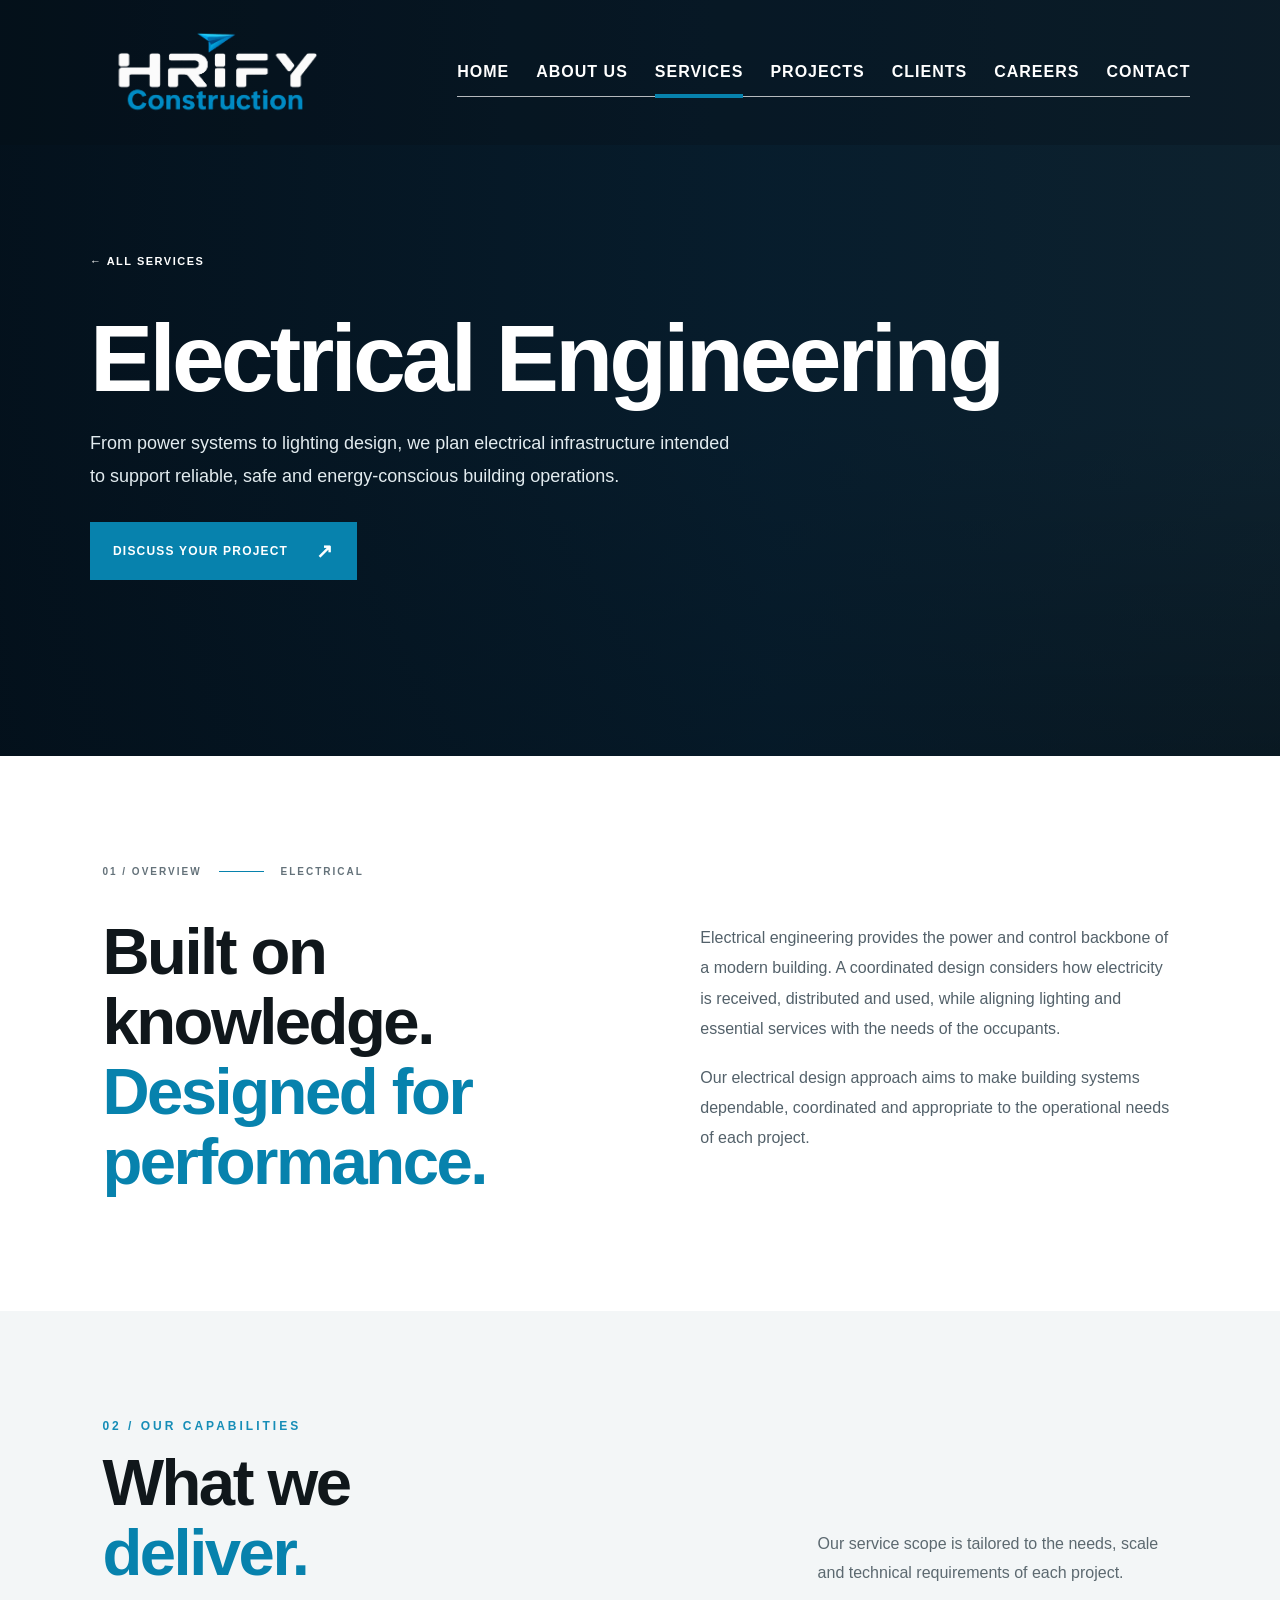
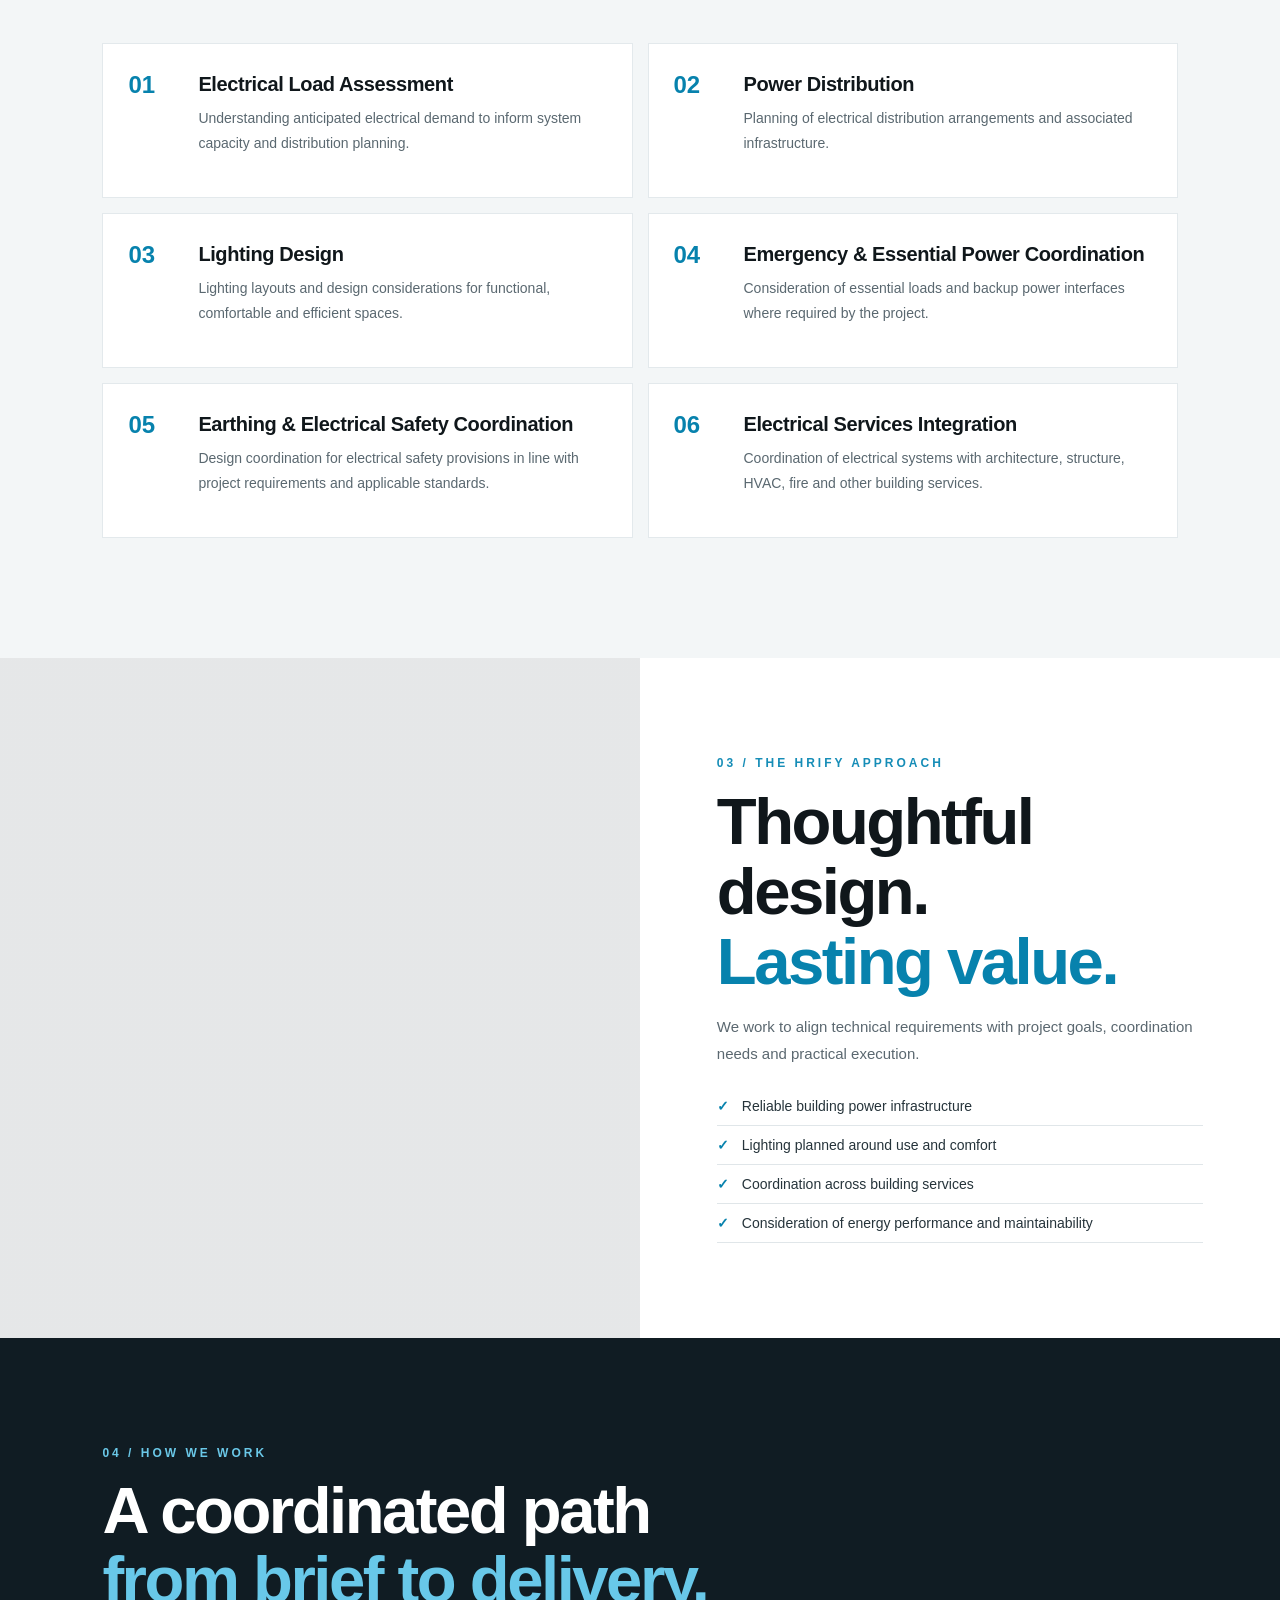
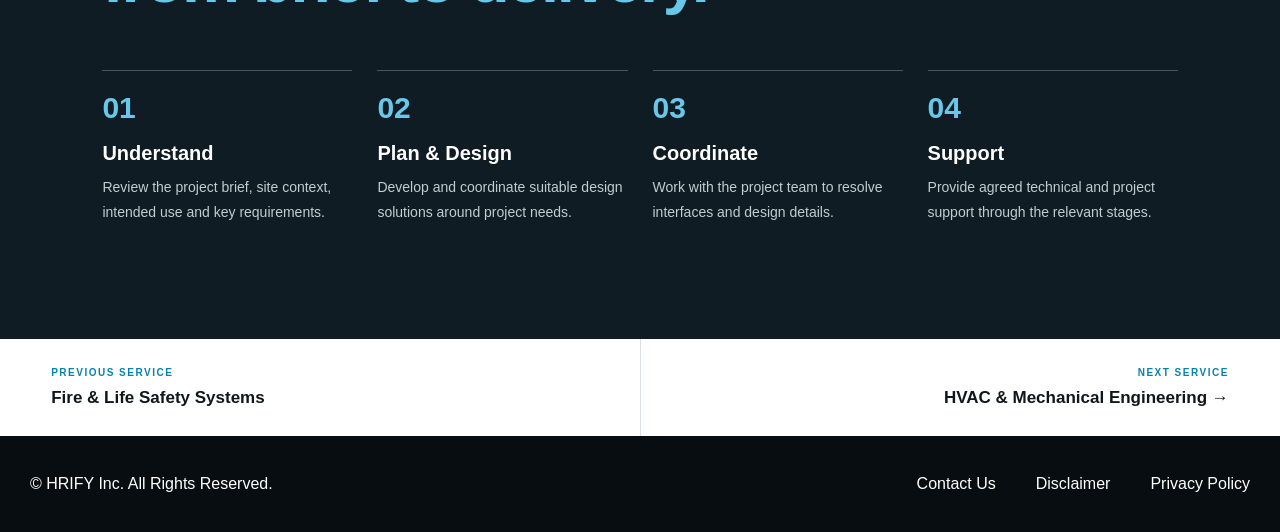
<file: service-electrical-engineering.html>
<!DOCTYPE html>
<html lang="en">
<head>
  <meta charset="UTF-8"><meta name="viewport" content="width=device-width, initial-scale=1.0">
  <meta name="theme-color" content="#10171b">
  <meta name="description" content="From power systems to lighting design, we plan electrical infrastructure intended to support reliable, safe and energy-conscious building operations.">
  <title>Electrical Engineering | HRIFY Constructions</title>
  <link rel="stylesheet" href="assets/css/style.css">
  <link rel="stylesheet" href="assets/css/services.css">
  <link rel="stylesheet" href="assets/css/service-detail.css">
</head>
<body class="services-page service-detail-page">
<header class="header" id="header">
  <a href="index.html" class="logo"><img src="assets/images/hrify-logo.png" alt="HRIFY Constructions"></a>
  <button class="menu-toggle" id="menuToggle" aria-label="Toggle navigation" aria-expanded="false">☰</button>
  <nav class="navigation" id="navigation" aria-label="Main navigation">
    <a href="index.html">HOME</a><a href="about.html">ABOUT US</a><a class="active" href="services.html" aria-current="page">SERVICES</a>
    <a href="projects.html">PROJECTS</a>
    <a href="clients.html">CLIENTS</a>
    <a href="careers.html">CAREERS</a><a href="contact.html">CONTACT</a>
  </nav>
</header>
<main>
  <section class="detail-hero" style="--detail-image:url('https://images.unsplash.com/photo-1473341304170-971dccb5ac1e?auto=format&fit=crop&w=2200&q=90')">
    <div class="detail-hero-shade"></div>
    <div class="detail-hero-inner page-reveal">
      <a class="detail-back" href="services.html">← ALL SERVICES</a>
      <h1>Electrical Engineering</h1>
      <p class="detail-hero-description">From power systems to lighting design, we plan electrical infrastructure intended to support reliable, safe and energy-conscious building operations.</p>
      <a href="contact.html" class="services-primary-btn">DISCUSS YOUR PROJECT <span>↗</span></a>
    </div>
  </section>

  <section class="detail-overview page-reveal">
    <div class="detail-overview-label"><span>01 / OVERVIEW</span><i></i><span>ELECTRICAL</span></div>
    <div class="detail-overview-grid">
      <h2>Built on knowledge.<br><span>Designed for performance.</span></h2>
      <div><p>Electrical engineering provides the power and control backbone of a modern building. A coordinated design considers how electricity is received, distributed and used, while aligning lighting and essential services with the needs of the occupants.</p><p>Our electrical design approach aims to make building systems dependable, coordinated and appropriate to the operational needs of each project.</p></div>
    </div>
  </section>

  <section class="detail-scope">
    <div class="detail-section-heading page-reveal"><div><span class="section-kicker">02 / OUR CAPABILITIES</span><h2>What we<br><span>deliver.</span></h2></div><p>Our service scope is tailored to the needs, scale and technical requirements of each project.</p></div>
    <div class="scope-grid"><article class="scope-card"><span>01</span><div><h3>Electrical Load Assessment</h3><p>Understanding anticipated electrical demand to inform system capacity and distribution planning.</p></div></article>
<article class="scope-card"><span>02</span><div><h3>Power Distribution</h3><p>Planning of electrical distribution arrangements and associated infrastructure.</p></div></article>
<article class="scope-card"><span>03</span><div><h3>Lighting Design</h3><p>Lighting layouts and design considerations for functional, comfortable and efficient spaces.</p></div></article>
<article class="scope-card"><span>04</span><div><h3>Emergency & Essential Power Coordination</h3><p>Consideration of essential loads and backup power interfaces where required by the project.</p></div></article>
<article class="scope-card"><span>05</span><div><h3>Earthing & Electrical Safety Coordination</h3><p>Design coordination for electrical safety provisions in line with project requirements and applicable standards.</p></div></article>
<article class="scope-card"><span>06</span><div><h3>Electrical Services Integration</h3><p>Coordination of electrical systems with architecture, structure, HVAC, fire and other building services.</p></div></article></div>
  </section>

  <section class="detail-benefits page-reveal">
    <div class="benefit-image" style="--benefit-image:url('https://images.unsplash.com/photo-1473341304170-971dccb5ac1e?auto=format&fit=crop&w=2200&q=90')"></div>
    <div class="benefit-copy"><span class="section-kicker">03 / THE HRIFY APPROACH</span><h2>Thoughtful design.<br><span>Lasting value.</span></h2><p>We work to align technical requirements with project goals, coordination needs and practical execution.</p><ul><li>Reliable building power infrastructure</li>
<li>Lighting planned around use and comfort</li>
<li>Coordination across building services</li>
<li>Consideration of energy performance and maintainability</li></ul></div>
  </section>

  <section class="detail-process page-reveal">
    <span class="section-kicker">04 / HOW WE WORK</span><h2>A coordinated path<br><span>from brief to delivery.</span></h2>
    <div class="process-steps">
      <article><b>01</b><h3>Understand</h3><p>Review the project brief, site context, intended use and key requirements.</p></article>
      <article><b>02</b><h3>Plan & Design</h3><p>Develop and coordinate suitable design solutions around project needs.</p></article>
      <article><b>03</b><h3>Coordinate</h3><p>Work with the project team to resolve interfaces and design details.</p></article>
      <article><b>04</b><h3>Support</h3><p>Provide agreed technical and project support through the relevant stages.</p></article>
    </div>
  </section>
  <nav class="detail-pagination" aria-label="Other services">
    <a href="service-fire-life-safety-systems.html"><small>PREVIOUS SERVICE</small><strong>Fire & Life Safety Systems</strong></a>
    <a href="service-hvac-mechanical-engineering.html"><small>NEXT SERVICE</small><strong>HVAC & Mechanical Engineering →</strong></a>
  </nav>
  <footer class="site-footer"><div class="footer-copyright"><p>© HRIFY Inc. All Rights Reserved.</p></div><nav class="footer-links" aria-label="Footer navigation"><a href="contact.html">Contact Us</a><a href="https://jahnavi-boopathy.github.io/hrify/disclaimer.html">Disclaimer</a><a href="https://jahnavi-boopathy.github.io/hrify/privacy-policy.html">Privacy Policy</a></nav></footer>
</main>
<script src="assets/js/service-detail.js"></script>
</body></html>
</file>
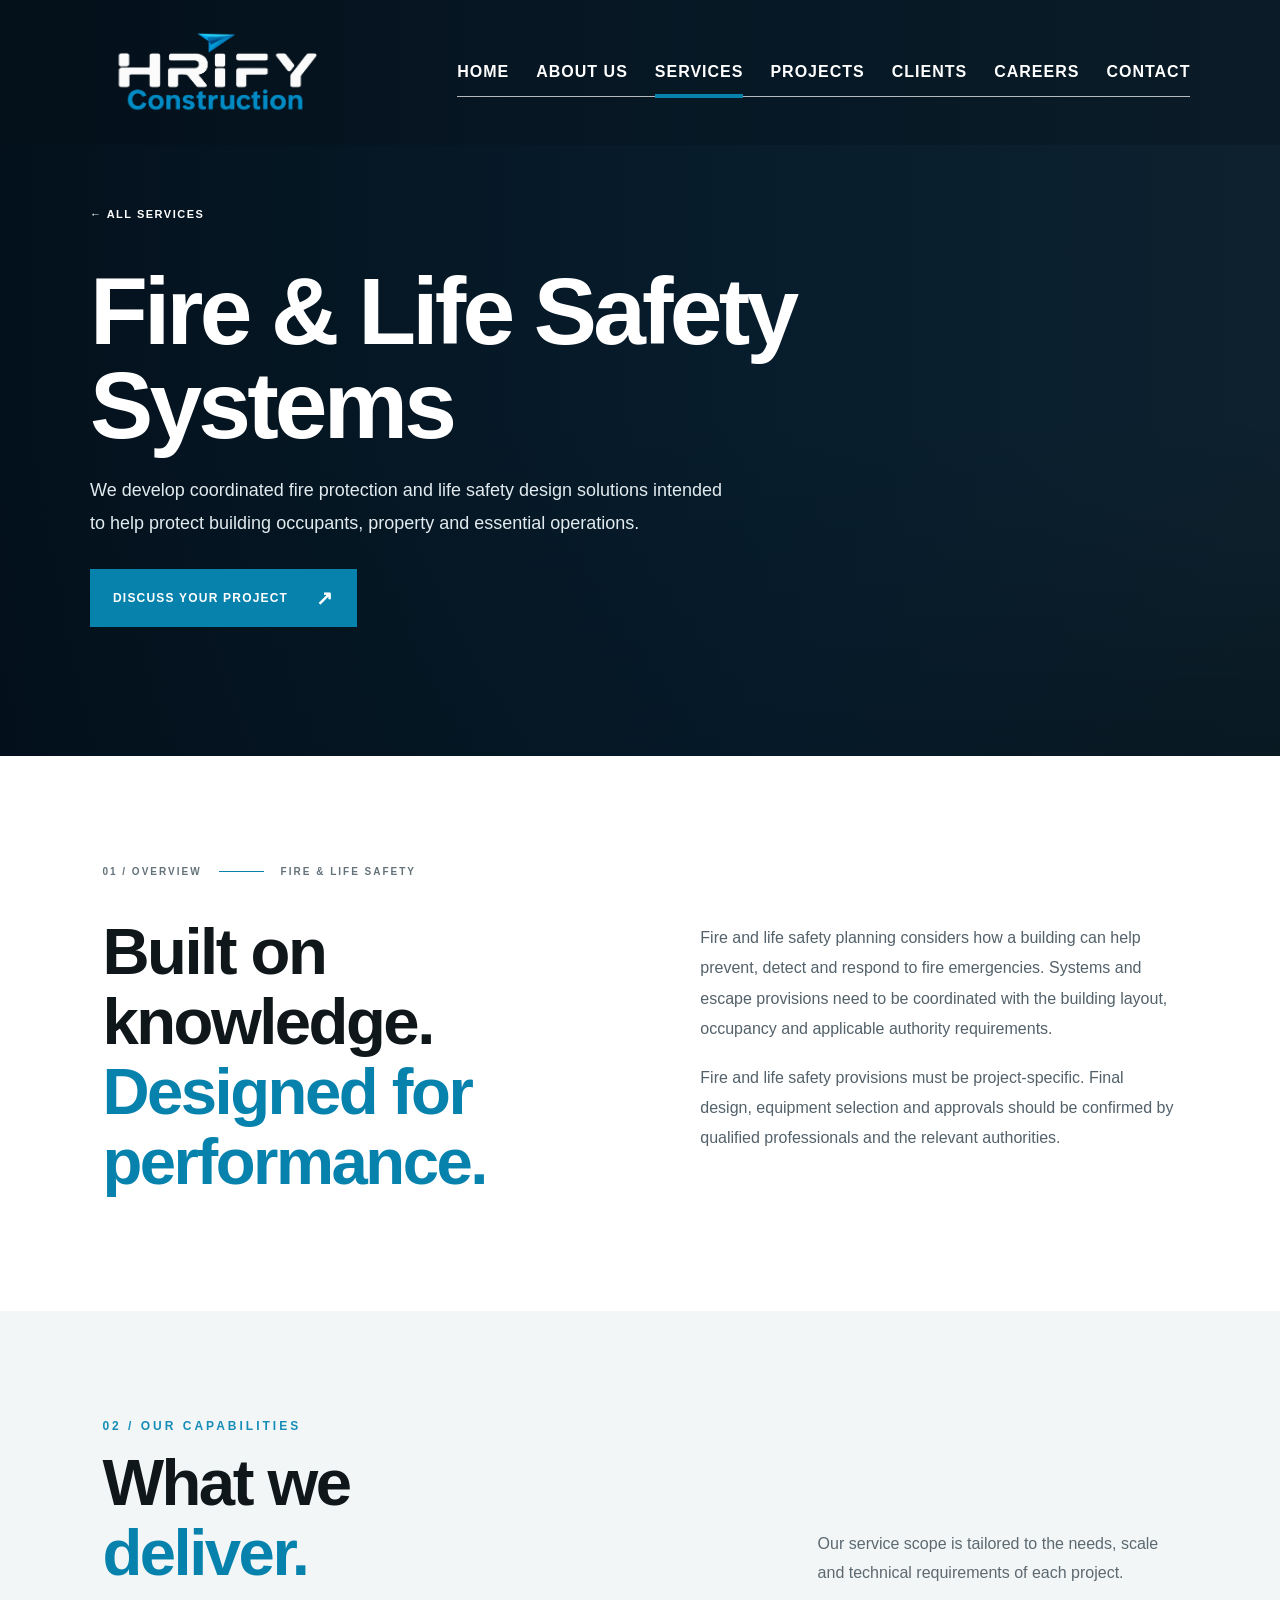
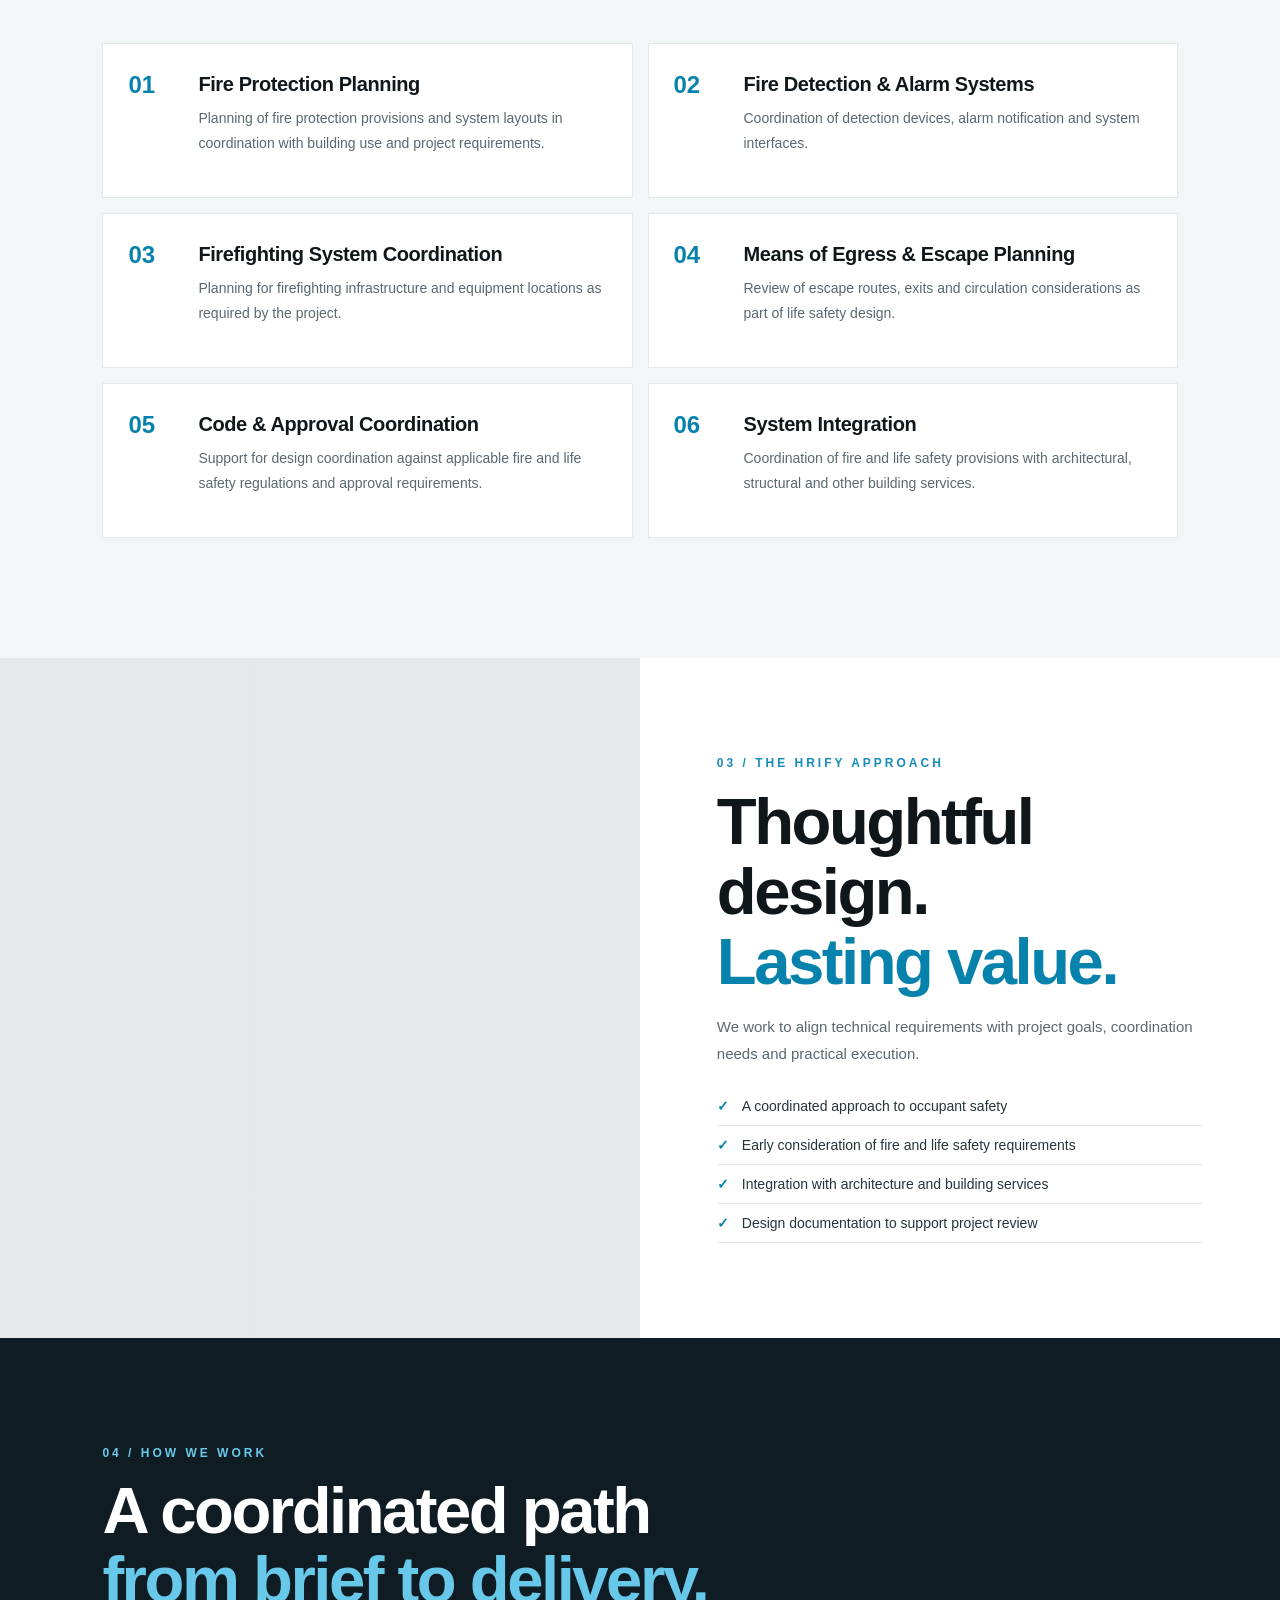
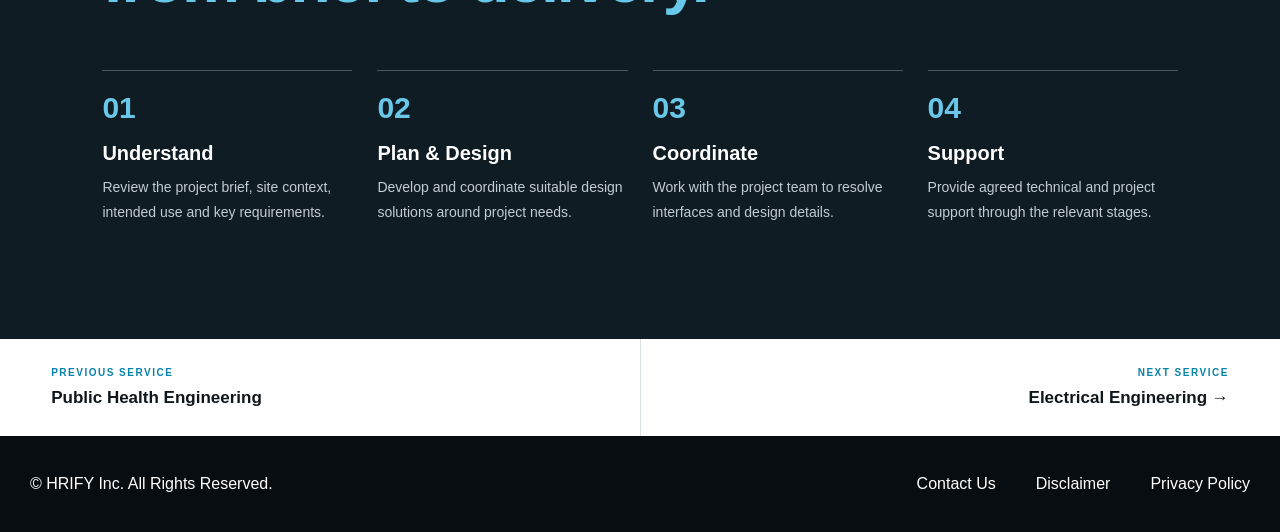
<file: service-fire-life-safety-systems.html>
<!DOCTYPE html>
<html lang="en">
<head>
  <meta charset="UTF-8"><meta name="viewport" content="width=device-width, initial-scale=1.0">
  <meta name="theme-color" content="#10171b">
  <meta name="description" content="We develop coordinated fire protection and life safety design solutions intended to help protect building occupants, property and essential operations.">
  <title>Fire & Life Safety Systems | HRIFY Constructions</title>
  <link rel="stylesheet" href="assets/css/style.css">
  <link rel="stylesheet" href="assets/css/services.css">
  <link rel="stylesheet" href="assets/css/service-detail.css">
</head>
<body class="services-page service-detail-page">
<header class="header" id="header">
  <a href="index.html" class="logo"><img src="assets/images/hrify-logo.png" alt="HRIFY Constructions"></a>
  <button class="menu-toggle" id="menuToggle" aria-label="Toggle navigation" aria-expanded="false">☰</button>
  <nav class="navigation" id="navigation" aria-label="Main navigation">
    <a href="index.html">HOME</a><a href="about.html">ABOUT US</a><a class="active" href="services.html" aria-current="page">SERVICES</a>
    <a href="projects.html">PROJECTS</a>
    <a href="clients.html">CLIENTS</a>
    <a href="careers.html">CAREERS</a><a href="contact.html">CONTACT</a>
  </nav>
</header>
<main>
  <section class="detail-hero" style="--detail-image:url('https://images.unsplash.com/photo-1581092160562-40aa08e78837?auto=format&fit=crop&w=1400&q=85')">
    <div class="detail-hero-shade"></div>
    <div class="detail-hero-inner page-reveal">
      <a class="detail-back" href="services.html">← ALL SERVICES</a>
      <h1>Fire &amp; Life Safety Systems</h1>
      <p class="detail-hero-description">We develop coordinated fire protection and life safety design solutions intended to help protect building occupants, property and essential operations.</p>
      <a href="contact.html" class="services-primary-btn">DISCUSS YOUR PROJECT <span>↗</span></a>
    </div>
  </section>

  <section class="detail-overview page-reveal">
    <div class="detail-overview-label"><span>01 / OVERVIEW</span><i></i><span>FIRE & LIFE SAFETY</span></div>
    <div class="detail-overview-grid">
      <h2>Built on knowledge.<br><span>Designed for performance.</span></h2>
      <div><p>Fire and life safety planning considers how a building can help prevent, detect and respond to fire emergencies. Systems and escape provisions need to be coordinated with the building layout, occupancy and applicable authority requirements.</p><p>Fire and life safety provisions must be project-specific. Final design, equipment selection and approvals should be confirmed by qualified professionals and the relevant authorities.</p></div>
    </div>
  </section>

  <section class="detail-scope">
    <div class="detail-section-heading page-reveal"><div><span class="section-kicker">02 / OUR CAPABILITIES</span><h2>What we<br><span>deliver.</span></h2></div><p>Our service scope is tailored to the needs, scale and technical requirements of each project.</p></div>
    <div class="scope-grid"><article class="scope-card"><span>01</span><div><h3>Fire Protection Planning</h3><p>Planning of fire protection provisions and system layouts in coordination with building use and project requirements.</p></div></article>
<article class="scope-card"><span>02</span><div><h3>Fire Detection & Alarm Systems</h3><p>Coordination of detection devices, alarm notification and system interfaces.</p></div></article>
<article class="scope-card"><span>03</span><div><h3>Firefighting System Coordination</h3><p>Planning for firefighting infrastructure and equipment locations as required by the project.</p></div></article>
<article class="scope-card"><span>04</span><div><h3>Means of Egress & Escape Planning</h3><p>Review of escape routes, exits and circulation considerations as part of life safety design.</p></div></article>
<article class="scope-card"><span>05</span><div><h3>Code & Approval Coordination</h3><p>Support for design coordination against applicable fire and life safety regulations and approval requirements.</p></div></article>
<article class="scope-card"><span>06</span><div><h3>System Integration</h3><p>Coordination of fire and life safety provisions with architectural, structural and other building services.</p></div></article></div>
  </section>

  <section class="detail-benefits page-reveal">
    <div class="benefit-image" style="--benefit-image:url('https://images.unsplash.com/photo-1581092160562-40aa08e78837?auto=format&fit=crop&w=1400&q=85')"></div>
    <div class="benefit-copy"><span class="section-kicker">03 / THE HRIFY APPROACH</span><h2>Thoughtful design.<br><span>Lasting value.</span></h2><p>We work to align technical requirements with project goals, coordination needs and practical execution.</p><ul><li>A coordinated approach to occupant safety</li>
<li>Early consideration of fire and life safety requirements</li>
<li>Integration with architecture and building services</li>
<li>Design documentation to support project review</li></ul></div>
  </section>

  <section class="detail-process page-reveal">
    <span class="section-kicker">04 / HOW WE WORK</span><h2>A coordinated path<br><span>from brief to delivery.</span></h2>
    <div class="process-steps">
      <article><b>01</b><h3>Understand</h3><p>Review the project brief, site context, intended use and key requirements.</p></article>
      <article><b>02</b><h3>Plan & Design</h3><p>Develop and coordinate suitable design solutions around project needs.</p></article>
      <article><b>03</b><h3>Coordinate</h3><p>Work with the project team to resolve interfaces and design details.</p></article>
      <article><b>04</b><h3>Support</h3><p>Provide agreed technical and project support through the relevant stages.</p></article>
    </div>
  </section>
  <nav class="detail-pagination" aria-label="Other services">
    <a href="service-public-health-engineering.html"><small>PREVIOUS SERVICE</small><strong>Public Health Engineering</strong></a>
    <a href="service-electrical-engineering.html"><small>NEXT SERVICE</small><strong>Electrical Engineering →</strong></a>
  </nav>
  <footer class="site-footer"><div class="footer-copyright"><p>© HRIFY Inc. All Rights Reserved.</p></div><nav class="footer-links" aria-label="Footer navigation"><a href="contact.html">Contact Us</a><a href="https://jahnavi-boopathy.github.io/hrify/disclaimer.html">Disclaimer</a><a href="https://jahnavi-boopathy.github.io/hrify/privacy-policy.html">Privacy Policy</a></nav></footer>
</main>
<script src="assets/js/service-detail.js"></script>
</body></html>
</file>
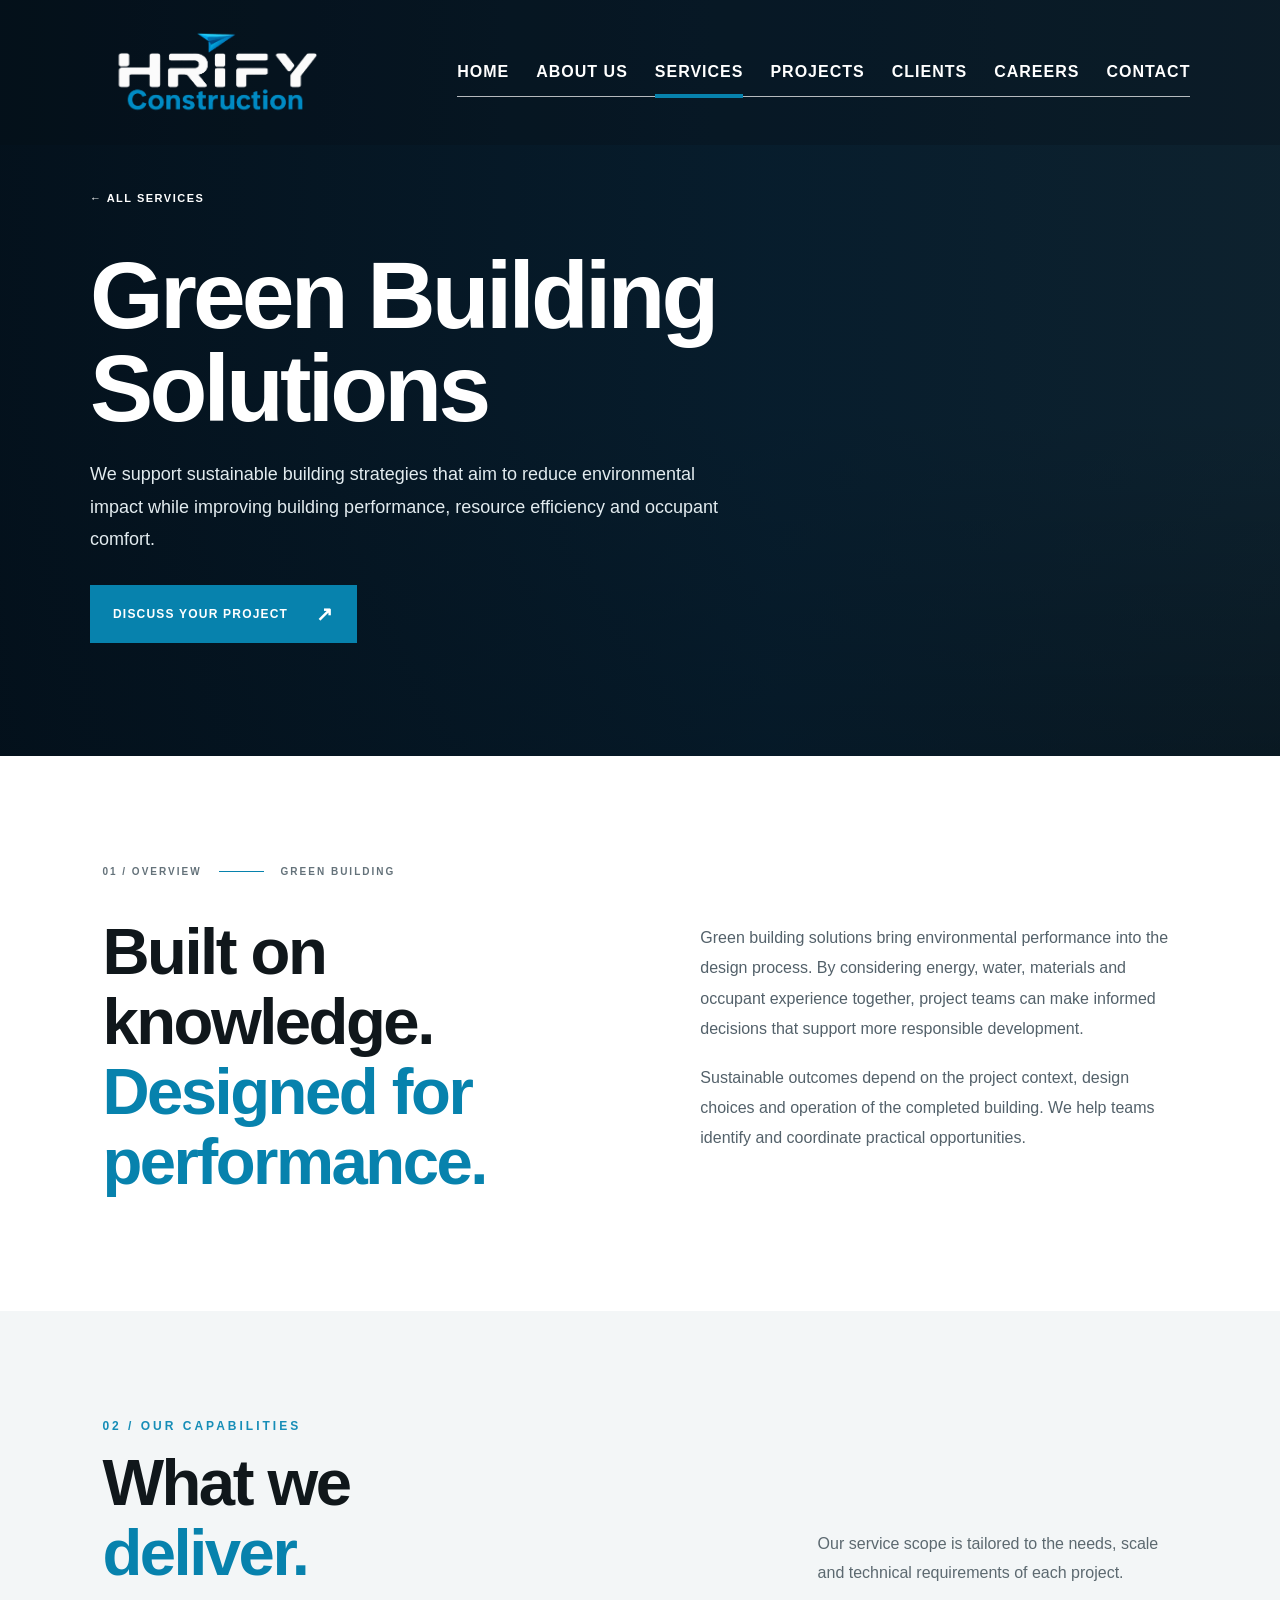
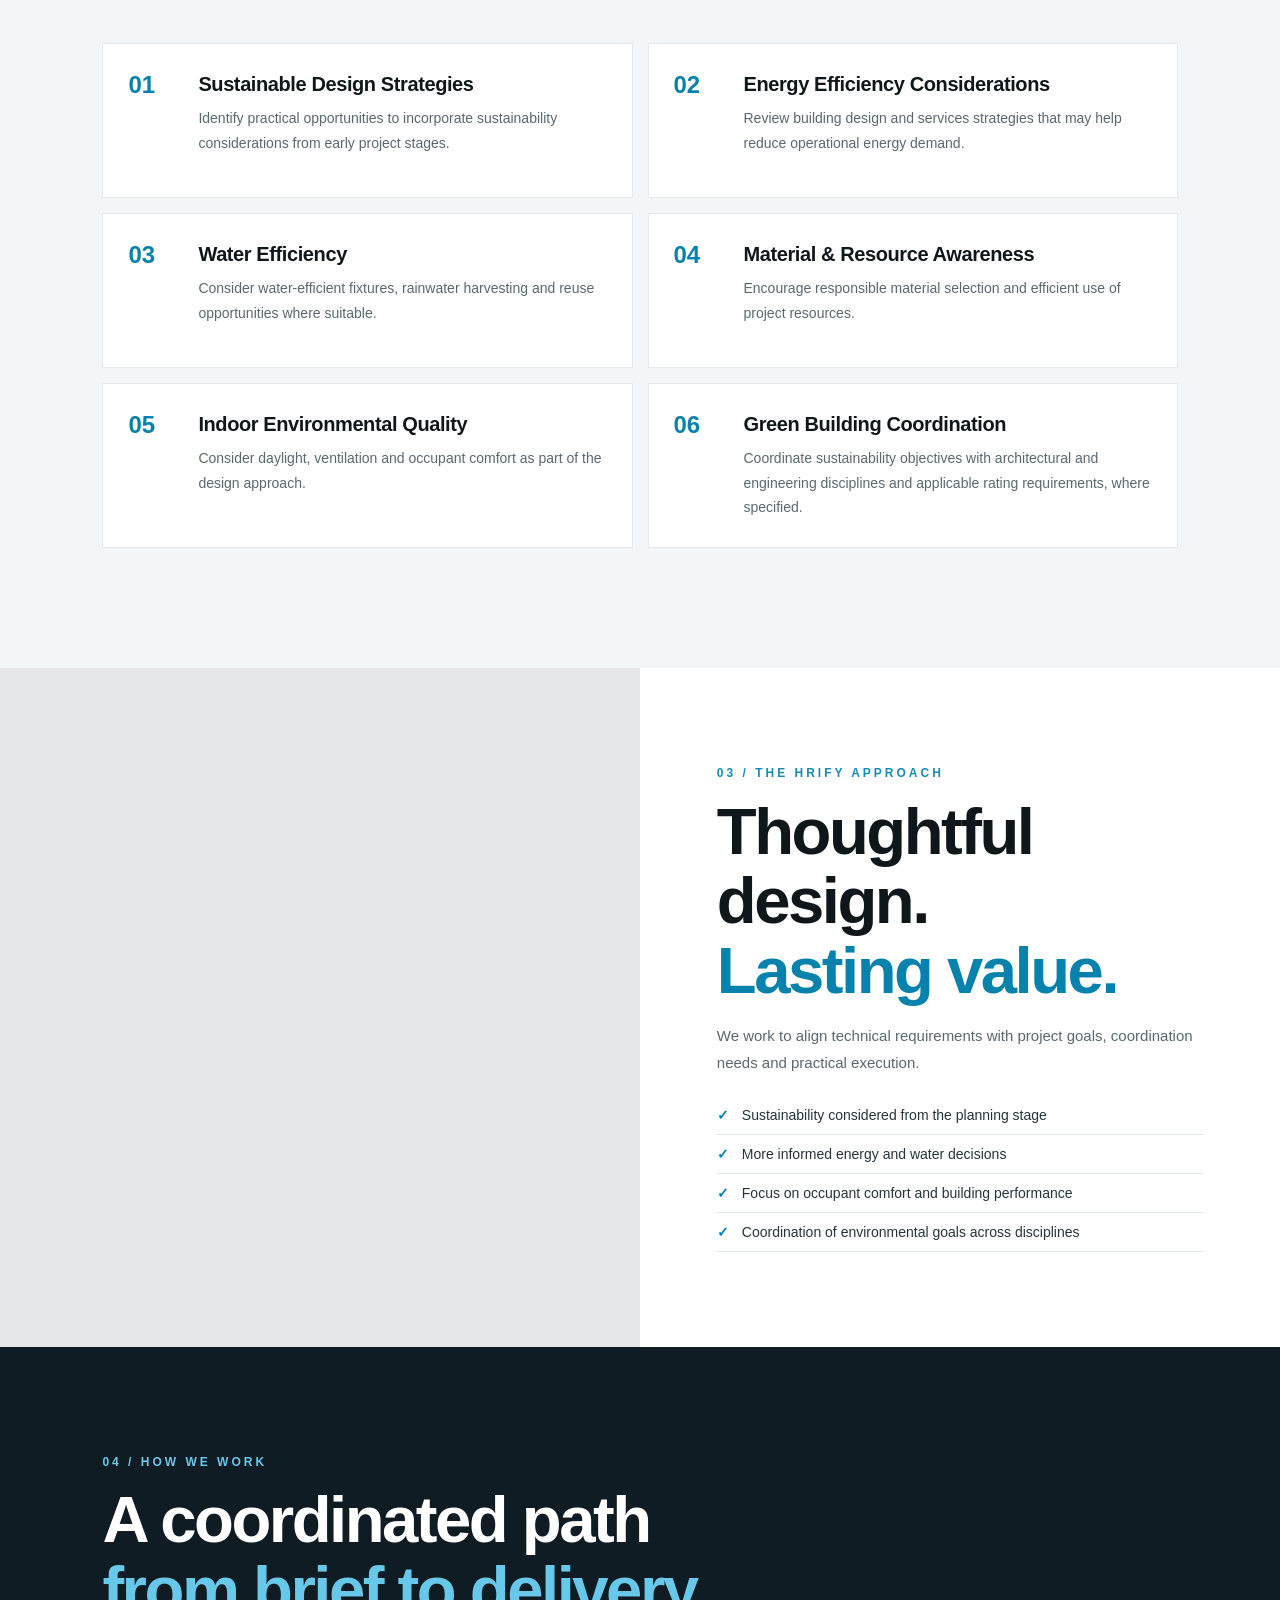
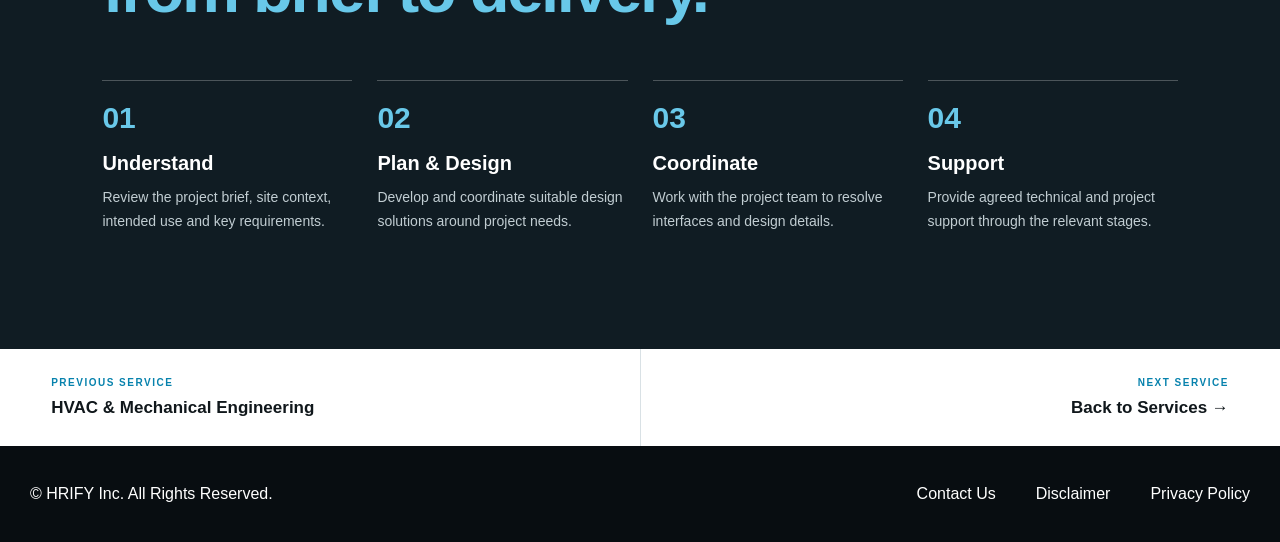
<file: service-green-building-solutions.html>
<!DOCTYPE html>
<html lang="en">
<head>
  <meta charset="UTF-8"><meta name="viewport" content="width=device-width, initial-scale=1.0">
  <meta name="theme-color" content="#10171b">
  <meta name="description" content="We support sustainable building strategies that aim to reduce environmental impact while improving building performance, resource efficiency and occupant comfort.">
  <title>Green Building Solutions | HRIFY Constructions</title>
  <link rel="stylesheet" href="assets/css/style.css">
  <link rel="stylesheet" href="assets/css/services.css">
  <link rel="stylesheet" href="assets/css/service-detail.css">
</head>
<body class="services-page service-detail-page">
<header class="header" id="header">
  <a href="index.html" class="logo"><img src="assets/images/hrify-logo.png" alt="HRIFY Constructions"></a>
  <button class="menu-toggle" id="menuToggle" aria-label="Toggle navigation" aria-expanded="false">☰</button>
  <nav class="navigation" id="navigation" aria-label="Main navigation">
    <a href="index.html">HOME</a><a href="about.html">ABOUT US</a><a class="active" href="services.html" aria-current="page">SERVICES</a>
    <a href="projects.html">PROJECTS</a>
    <a href="clients.html">CLIENTS</a>
    <a href="careers.html">CAREERS</a><a href="contact.html">CONTACT</a>
  </nav>
</header>
<main>
  <section class="detail-hero" style="--detail-image:url('https://images.unsplash.com/photo-1487958449943-2429e8be8625?auto=format&fit=crop&w=2200&q=90')">
    <div class="detail-hero-shade"></div>
    <div class="detail-hero-inner page-reveal">
      <a class="detail-back" href="services.html">← ALL SERVICES</a>
      <h1>Green Building Solutions</h1>
      <p class="detail-hero-description">We support sustainable building strategies that aim to reduce environmental impact while improving building performance, resource efficiency and occupant comfort.</p>
      <a href="contact.html" class="services-primary-btn">DISCUSS YOUR PROJECT <span>↗</span></a>
    </div>
  </section>

  <section class="detail-overview page-reveal">
    <div class="detail-overview-label"><span>01 / OVERVIEW</span><i></i><span>GREEN BUILDING</span></div>
    <div class="detail-overview-grid">
      <h2>Built on knowledge.<br><span>Designed for performance.</span></h2>
      <div><p>Green building solutions bring environmental performance into the design process. By considering energy, water, materials and occupant experience together, project teams can make informed decisions that support more responsible development.</p><p>Sustainable outcomes depend on the project context, design choices and operation of the completed building. We help teams identify and coordinate practical opportunities.</p></div>
    </div>
  </section>

  <section class="detail-scope">
    <div class="detail-section-heading page-reveal"><div><span class="section-kicker">02 / OUR CAPABILITIES</span><h2>What we<br><span>deliver.</span></h2></div><p>Our service scope is tailored to the needs, scale and technical requirements of each project.</p></div>
    <div class="scope-grid"><article class="scope-card"><span>01</span><div><h3>Sustainable Design Strategies</h3><p>Identify practical opportunities to incorporate sustainability considerations from early project stages.</p></div></article>
<article class="scope-card"><span>02</span><div><h3>Energy Efficiency Considerations</h3><p>Review building design and services strategies that may help reduce operational energy demand.</p></div></article>
<article class="scope-card"><span>03</span><div><h3>Water Efficiency</h3><p>Consider water-efficient fixtures, rainwater harvesting and reuse opportunities where suitable.</p></div></article>
<article class="scope-card"><span>04</span><div><h3>Material & Resource Awareness</h3><p>Encourage responsible material selection and efficient use of project resources.</p></div></article>
<article class="scope-card"><span>05</span><div><h3>Indoor Environmental Quality</h3><p>Consider daylight, ventilation and occupant comfort as part of the design approach.</p></div></article>
<article class="scope-card"><span>06</span><div><h3>Green Building Coordination</h3><p>Coordinate sustainability objectives with architectural and engineering disciplines and applicable rating requirements, where specified.</p></div></article></div>
  </section>

  <section class="detail-benefits page-reveal">
    <div class="benefit-image" style="--benefit-image:url('https://images.unsplash.com/photo-1487958449943-2429e8be8625?auto=format&fit=crop&w=2200&q=90')"></div>
    <div class="benefit-copy"><span class="section-kicker">03 / THE HRIFY APPROACH</span><h2>Thoughtful design.<br><span>Lasting value.</span></h2><p>We work to align technical requirements with project goals, coordination needs and practical execution.</p><ul><li>Sustainability considered from the planning stage</li>
<li>More informed energy and water decisions</li>
<li>Focus on occupant comfort and building performance</li>
<li>Coordination of environmental goals across disciplines</li></ul></div>
  </section>

  <section class="detail-process page-reveal">
    <span class="section-kicker">04 / HOW WE WORK</span><h2>A coordinated path<br><span>from brief to delivery.</span></h2>
    <div class="process-steps">
      <article><b>01</b><h3>Understand</h3><p>Review the project brief, site context, intended use and key requirements.</p></article>
      <article><b>02</b><h3>Plan & Design</h3><p>Develop and coordinate suitable design solutions around project needs.</p></article>
      <article><b>03</b><h3>Coordinate</h3><p>Work with the project team to resolve interfaces and design details.</p></article>
      <article><b>04</b><h3>Support</h3><p>Provide agreed technical and project support through the relevant stages.</p></article>
    </div>
  </section>
  <nav class="detail-pagination" aria-label="Other services">
    <a href="service-hvac-mechanical-engineering.html"><small>PREVIOUS SERVICE</small><strong>HVAC & Mechanical Engineering</strong></a>
    <a href="services.html"><small>NEXT SERVICE</small><strong>Back to Services →</strong></a>
  </nav>
  <footer class="site-footer"><div class="footer-copyright"><p>© HRIFY Inc. All Rights Reserved.</p></div><nav class="footer-links" aria-label="Footer navigation"><a href="contact.html">Contact Us</a><a href="https://jahnavi-boopathy.github.io/hrify/disclaimer.html">Disclaimer</a><a href="https://jahnavi-boopathy.github.io/hrify/privacy-policy.html">Privacy Policy</a></nav></footer>
</main>
<script src="assets/js/service-detail.js"></script>
</body></html>
</file>
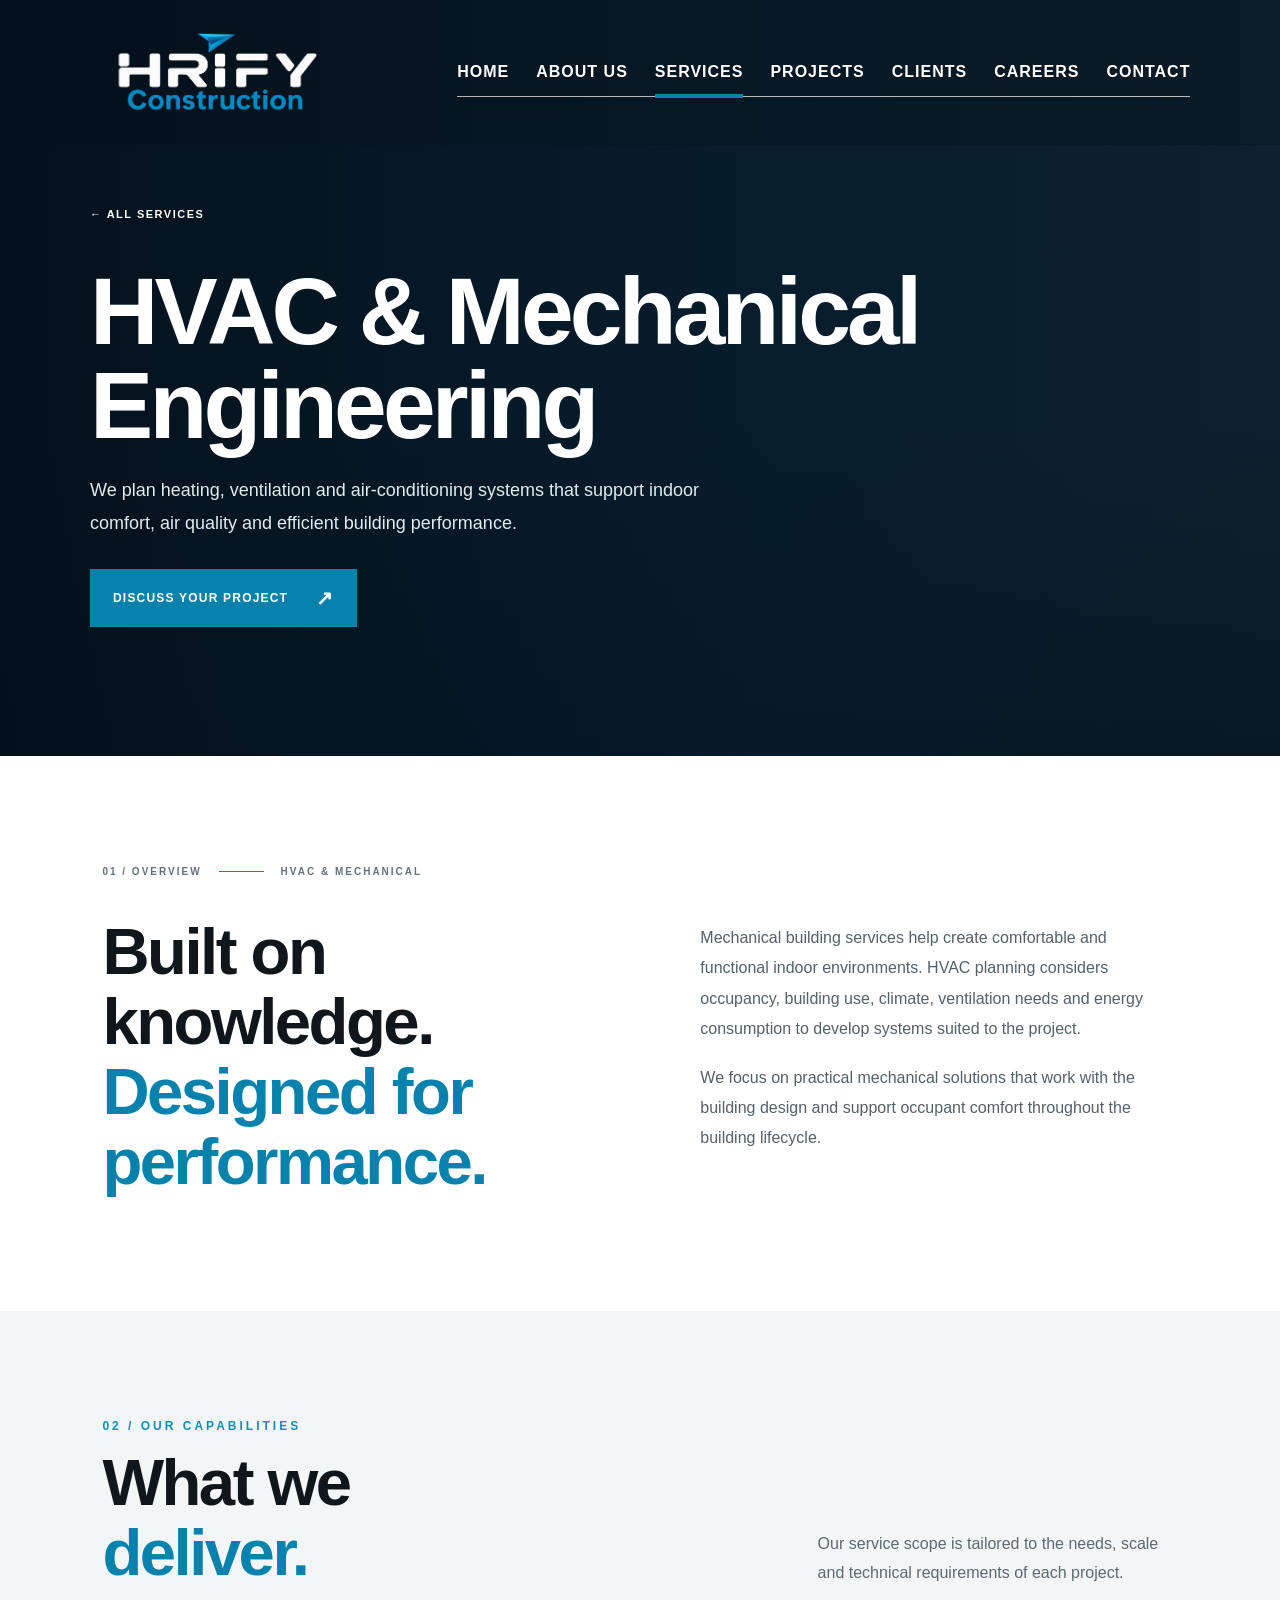
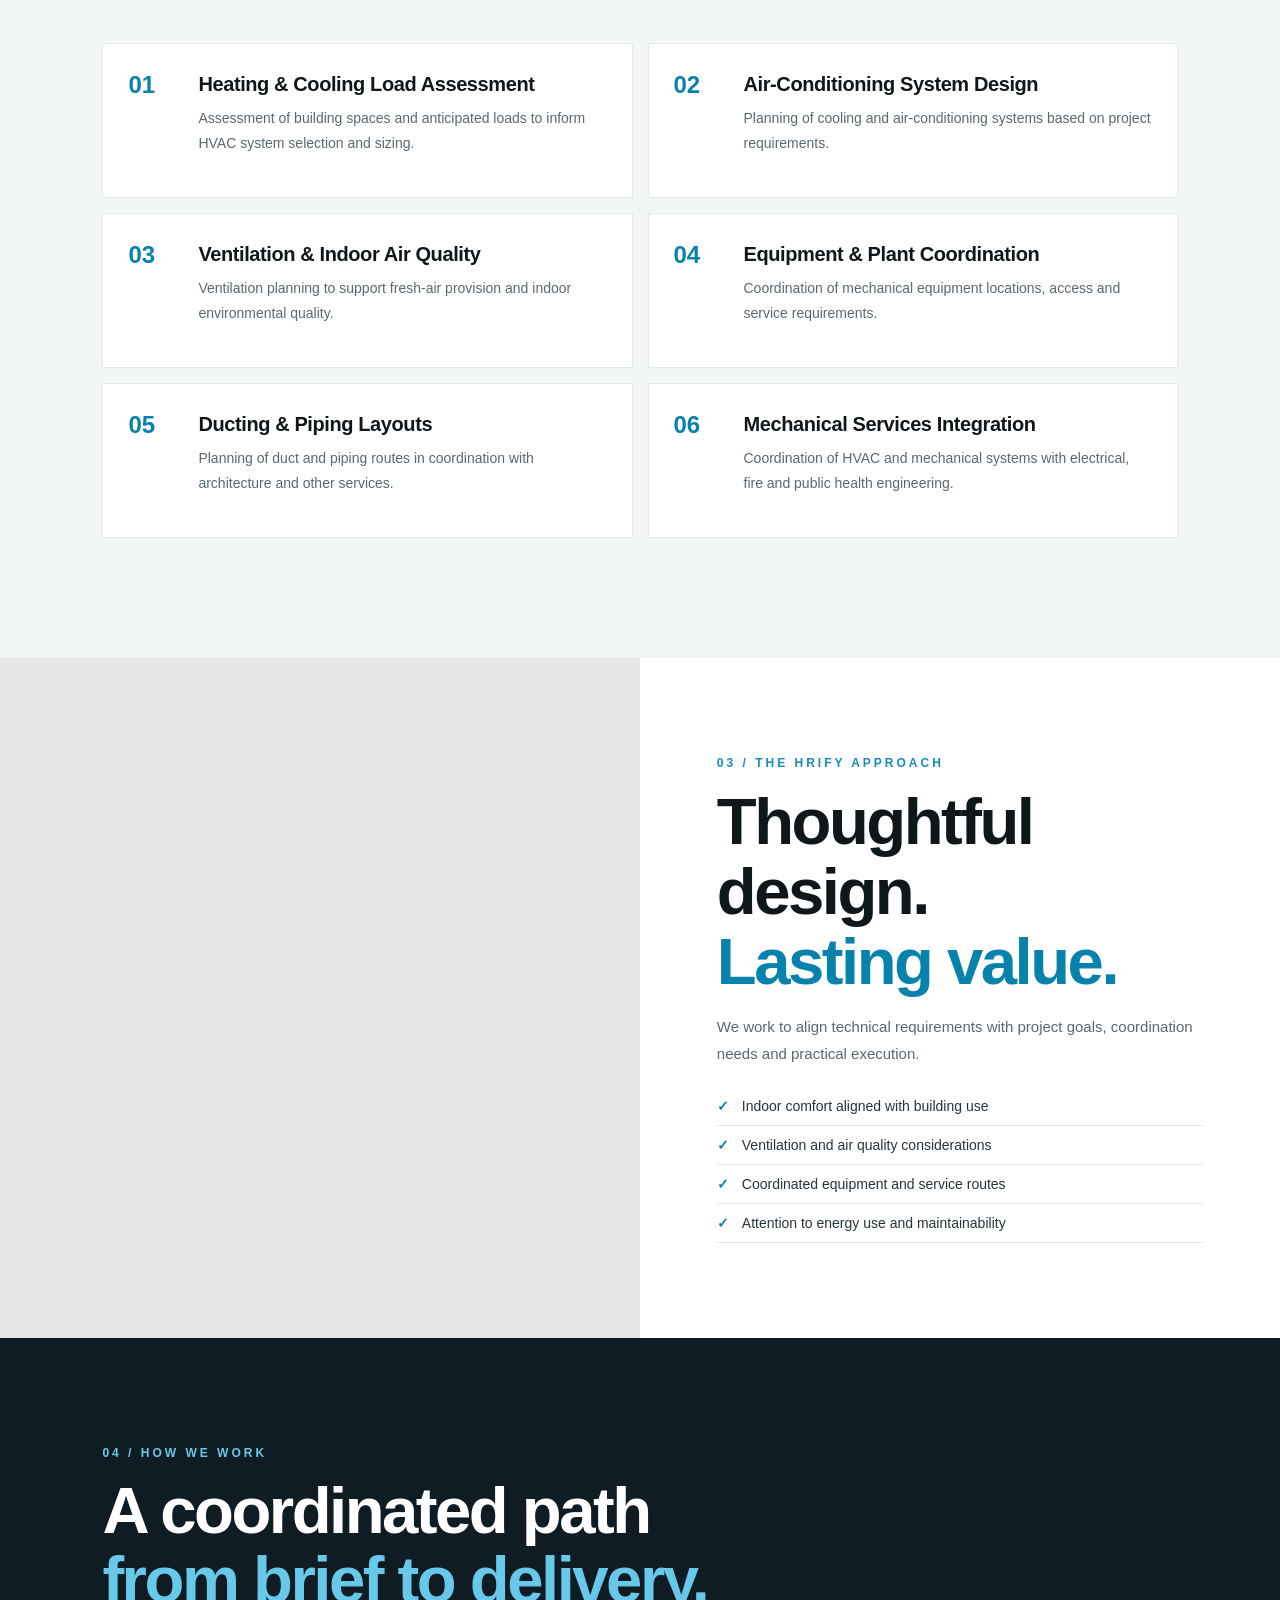
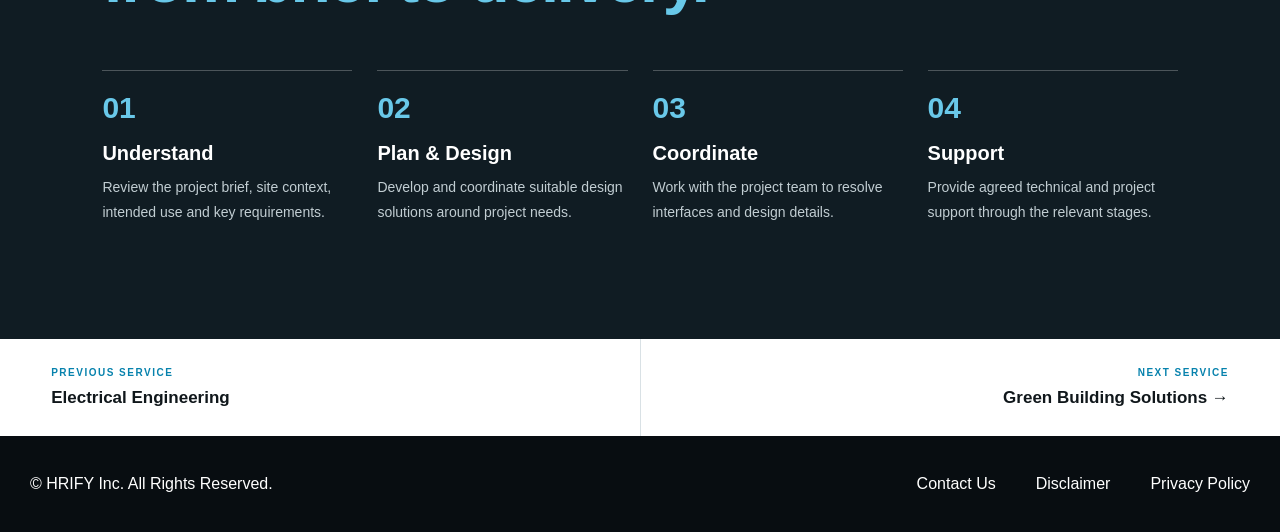
<file: service-hvac-mechanical-engineering.html>
<!DOCTYPE html>
<html lang="en">
<head>
  <meta charset="UTF-8"><meta name="viewport" content="width=device-width, initial-scale=1.0">
  <meta name="theme-color" content="#10171b">
  <meta name="description" content="We plan heating, ventilation and air-conditioning systems that support indoor comfort, air quality and efficient building performance.">
  <title>HVAC & Mechanical Engineering | HRIFY Constructions</title>
  <link rel="stylesheet" href="assets/css/style.css">
  <link rel="stylesheet" href="assets/css/services.css">
  <link rel="stylesheet" href="assets/css/service-detail.css">
</head>
<body class="services-page service-detail-page">
<header class="header" id="header">
  <a href="index.html" class="logo"><img src="assets/images/hrify-logo.png" alt="HRIFY Constructions"></a>
  <button class="menu-toggle" id="menuToggle" aria-label="Toggle navigation" aria-expanded="false">☰</button>
  <nav class="navigation" id="navigation" aria-label="Main navigation">
    <a href="index.html">HOME</a><a href="about.html">ABOUT US</a><a class="active" href="services.html" aria-current="page">SERVICES</a>
    <a href="projects.html">PROJECTS</a>
    <a href="clients.html">CLIENTS</a>
    <a href="careers.html">CAREERS</a><a href="contact.html">CONTACT</a>
  </nav>
</header>
<main>
  <section class="detail-hero" style="--detail-image:url('https://images.unsplash.com/photo-1621905251189-08b45d6a269e?auto=format&fit=crop&w=2200&q=90')">
    <div class="detail-hero-shade"></div>
    <div class="detail-hero-inner page-reveal">
      <a class="detail-back" href="services.html">← ALL SERVICES</a>
      <h1>HVAC &amp; Mechanical Engineering</h1>
      <p class="detail-hero-description">We plan heating, ventilation and air-conditioning systems that support indoor comfort, air quality and efficient building performance.</p>
      <a href="contact.html" class="services-primary-btn">DISCUSS YOUR PROJECT <span>↗</span></a>
    </div>
  </section>

  <section class="detail-overview page-reveal">
    <div class="detail-overview-label"><span>01 / OVERVIEW</span><i></i><span>HVAC & MECHANICAL</span></div>
    <div class="detail-overview-grid">
      <h2>Built on knowledge.<br><span>Designed for performance.</span></h2>
      <div><p>Mechanical building services help create comfortable and functional indoor environments. HVAC planning considers occupancy, building use, climate, ventilation needs and energy consumption to develop systems suited to the project.</p><p>We focus on practical mechanical solutions that work with the building design and support occupant comfort throughout the building lifecycle.</p></div>
    </div>
  </section>

  <section class="detail-scope">
    <div class="detail-section-heading page-reveal"><div><span class="section-kicker">02 / OUR CAPABILITIES</span><h2>What we<br><span>deliver.</span></h2></div><p>Our service scope is tailored to the needs, scale and technical requirements of each project.</p></div>
    <div class="scope-grid"><article class="scope-card"><span>01</span><div><h3>Heating & Cooling Load Assessment</h3><p>Assessment of building spaces and anticipated loads to inform HVAC system selection and sizing.</p></div></article>
<article class="scope-card"><span>02</span><div><h3>Air-Conditioning System Design</h3><p>Planning of cooling and air-conditioning systems based on project requirements.</p></div></article>
<article class="scope-card"><span>03</span><div><h3>Ventilation & Indoor Air Quality</h3><p>Ventilation planning to support fresh-air provision and indoor environmental quality.</p></div></article>
<article class="scope-card"><span>04</span><div><h3>Equipment & Plant Coordination</h3><p>Coordination of mechanical equipment locations, access and service requirements.</p></div></article>
<article class="scope-card"><span>05</span><div><h3>Ducting & Piping Layouts</h3><p>Planning of duct and piping routes in coordination with architecture and other services.</p></div></article>
<article class="scope-card"><span>06</span><div><h3>Mechanical Services Integration</h3><p>Coordination of HVAC and mechanical systems with electrical, fire and public health engineering.</p></div></article></div>
  </section>

  <section class="detail-benefits page-reveal">
    <div class="benefit-image" style="--benefit-image:url('https://images.unsplash.com/photo-1621905251189-08b45d6a269e?auto=format&fit=crop&w=2200&q=90')"></div>
    <div class="benefit-copy"><span class="section-kicker">03 / THE HRIFY APPROACH</span><h2>Thoughtful design.<br><span>Lasting value.</span></h2><p>We work to align technical requirements with project goals, coordination needs and practical execution.</p><ul><li>Indoor comfort aligned with building use</li>
<li>Ventilation and air quality considerations</li>
<li>Coordinated equipment and service routes</li>
<li>Attention to energy use and maintainability</li></ul></div>
  </section>

  <section class="detail-process page-reveal">
    <span class="section-kicker">04 / HOW WE WORK</span><h2>A coordinated path<br><span>from brief to delivery.</span></h2>
    <div class="process-steps">
      <article><b>01</b><h3>Understand</h3><p>Review the project brief, site context, intended use and key requirements.</p></article>
      <article><b>02</b><h3>Plan & Design</h3><p>Develop and coordinate suitable design solutions around project needs.</p></article>
      <article><b>03</b><h3>Coordinate</h3><p>Work with the project team to resolve interfaces and design details.</p></article>
      <article><b>04</b><h3>Support</h3><p>Provide agreed technical and project support through the relevant stages.</p></article>
    </div>
  </section>
  <nav class="detail-pagination" aria-label="Other services">
    <a href="service-electrical-engineering.html"><small>PREVIOUS SERVICE</small><strong>Electrical Engineering</strong></a>
    <a href="service-green-building-solutions.html"><small>NEXT SERVICE</small><strong>Green Building Solutions →</strong></a>
  </nav>
  <footer class="site-footer"><div class="footer-copyright"><p>© HRIFY Inc. All Rights Reserved.</p></div><nav class="footer-links" aria-label="Footer navigation"><a href="contact.html">Contact Us</a><a href="https://jahnavi-boopathy.github.io/hrify/disclaimer.html">Disclaimer</a><a href="https://jahnavi-boopathy.github.io/hrify/privacy-policy.html">Privacy Policy</a></nav></footer>
</main>
<script src="assets/js/service-detail.js"></script>
</body></html>
</file>
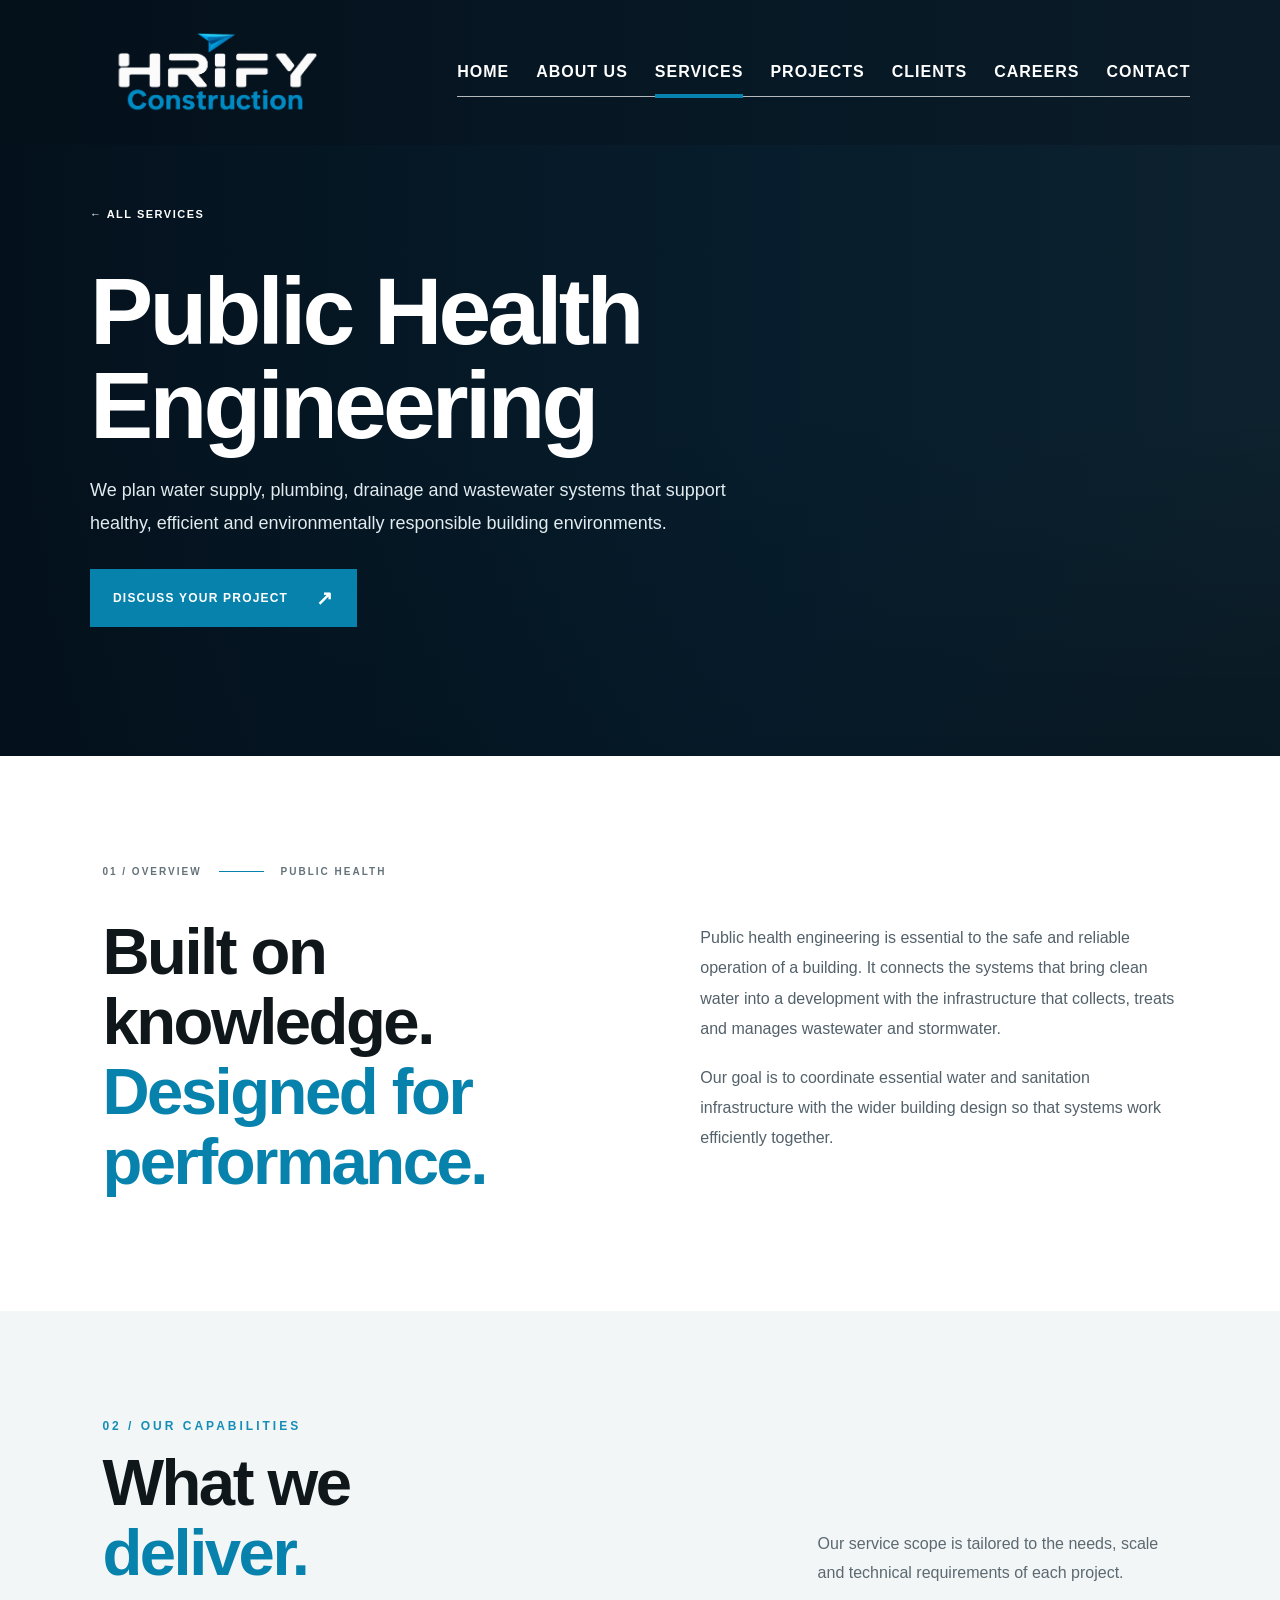
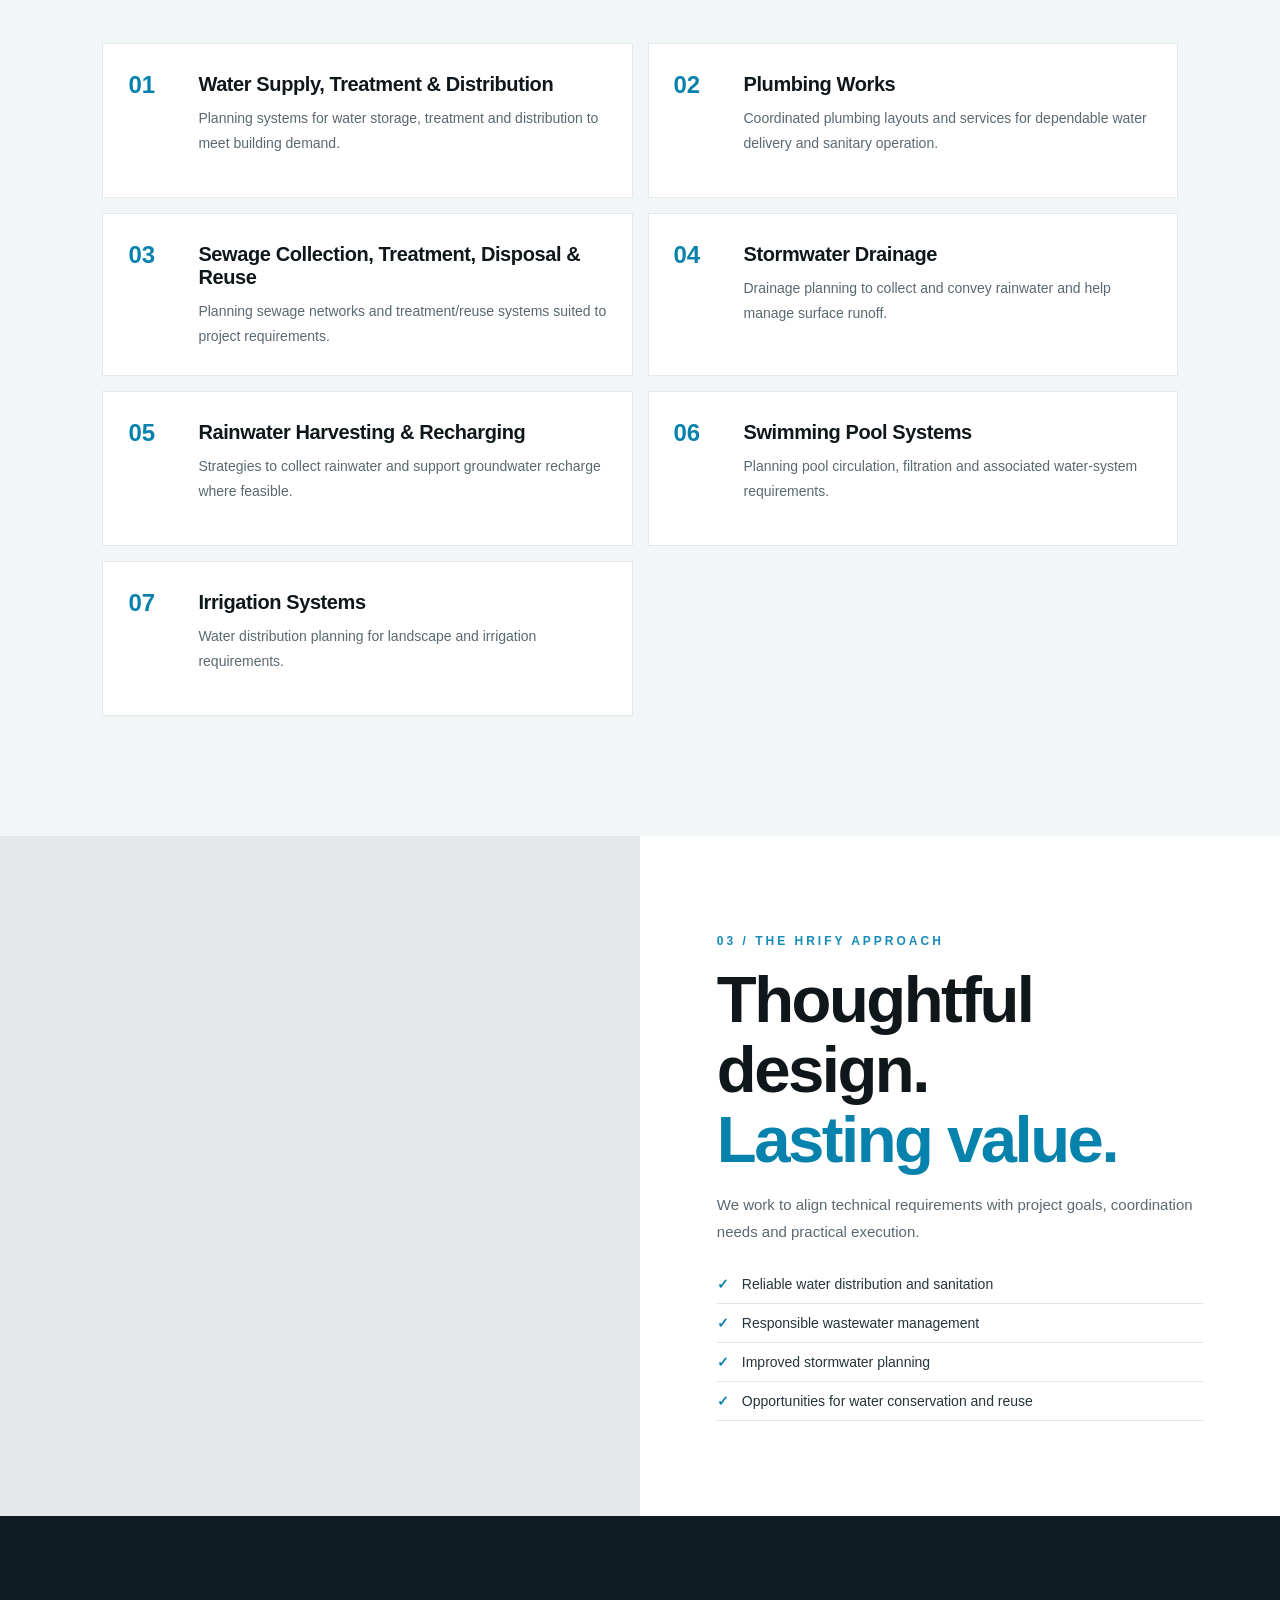
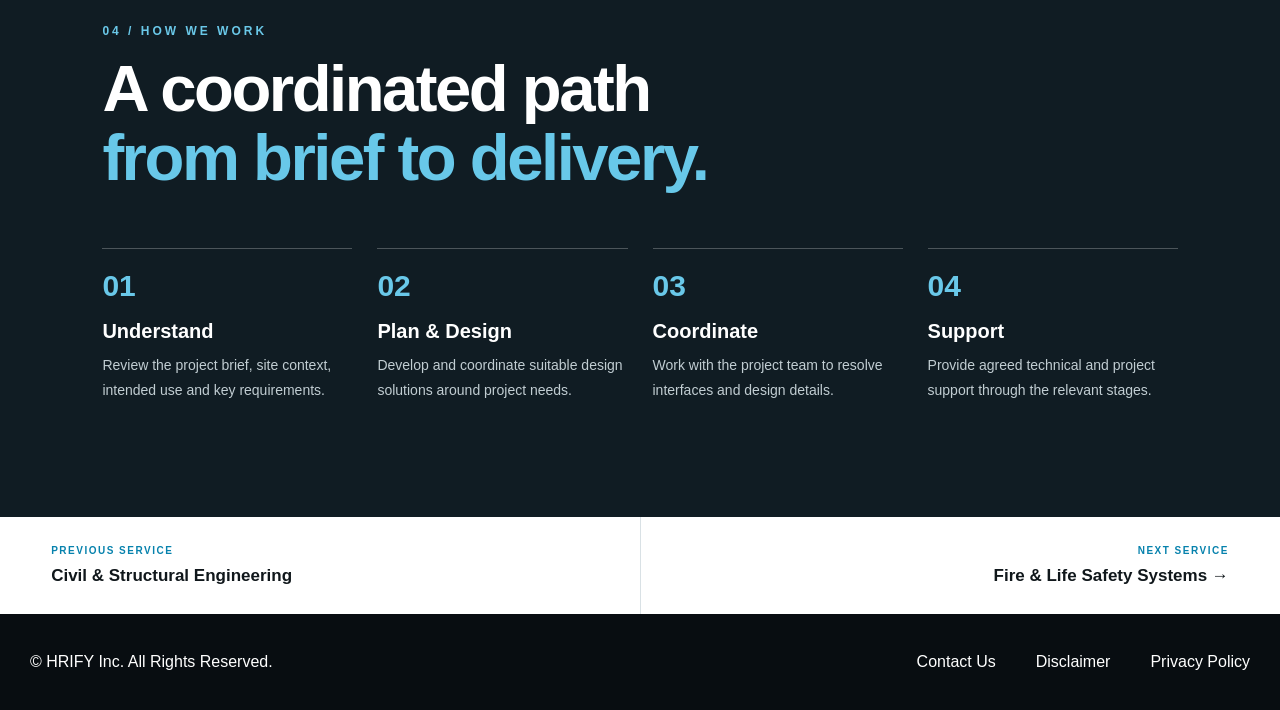
<file: service-public-health-engineering.html>
<!DOCTYPE html>
<html lang="en">
<head>
  <meta charset="UTF-8"><meta name="viewport" content="width=device-width, initial-scale=1.0">
  <meta name="theme-color" content="#10171b">
  <meta name="description" content="We plan water supply, plumbing, drainage and wastewater systems that support healthy, efficient and environmentally responsible building environments.">
  <title>Public Health Engineering | HRIFY Constructions</title>
  <link rel="stylesheet" href="assets/css/style.css">
  <link rel="stylesheet" href="assets/css/services.css">
  <link rel="stylesheet" href="assets/css/service-detail.css">
</head>
<body class="services-page service-detail-page">
<header class="header" id="header">
  <a href="index.html" class="logo"><img src="assets/images/hrify-logo.png" alt="HRIFY Constructions"></a>
  <button class="menu-toggle" id="menuToggle" aria-label="Toggle navigation" aria-expanded="false">☰</button>
  <nav class="navigation" id="navigation" aria-label="Main navigation">
    <a href="index.html">HOME</a><a href="about.html">ABOUT US</a><a class="active" href="services.html" aria-current="page">SERVICES</a>
    <a href="projects.html">PROJECTS</a>
    <a href="clients.html">CLIENTS</a>
    <a href="careers.html">CAREERS</a><a href="contact.html">CONTACT</a>
  </nav>
</header>
<main>
  <section class="detail-hero" style="--detail-image:url('https://www.clarkconstruction.com/sites/default/files/styles/gallery_image/public/2023-03/9792_jpg.jpg?itok=oGa1k8lQ')">
    <div class="detail-hero-shade"></div>
    <div class="detail-hero-inner page-reveal">
      <a class="detail-back" href="services.html">← ALL SERVICES</a>
      <h1>Public Health Engineering</h1>
      <p class="detail-hero-description">We plan water supply, plumbing, drainage and wastewater systems that support healthy, efficient and environmentally responsible building environments.</p>
      <a href="contact.html" class="services-primary-btn">DISCUSS YOUR PROJECT <span>↗</span></a>
    </div>
  </section>

  <section class="detail-overview page-reveal">
    <div class="detail-overview-label"><span>01 / OVERVIEW</span><i></i><span>PUBLIC HEALTH</span></div>
    <div class="detail-overview-grid">
      <h2>Built on knowledge.<br><span>Designed for performance.</span></h2>
      <div><p>Public health engineering is essential to the safe and reliable operation of a building. It connects the systems that bring clean water into a development with the infrastructure that collects, treats and manages wastewater and stormwater.</p><p>Our goal is to coordinate essential water and sanitation infrastructure with the wider building design so that systems work efficiently together.</p></div>
    </div>
  </section>

  <section class="detail-scope">
    <div class="detail-section-heading page-reveal"><div><span class="section-kicker">02 / OUR CAPABILITIES</span><h2>What we<br><span>deliver.</span></h2></div><p>Our service scope is tailored to the needs, scale and technical requirements of each project.</p></div>
    <div class="scope-grid"><article class="scope-card"><span>01</span><div><h3>Water Supply, Treatment & Distribution</h3><p>Planning systems for water storage, treatment and distribution to meet building demand.</p></div></article>
<article class="scope-card"><span>02</span><div><h3>Plumbing Works</h3><p>Coordinated plumbing layouts and services for dependable water delivery and sanitary operation.</p></div></article>
<article class="scope-card"><span>03</span><div><h3>Sewage Collection, Treatment, Disposal & Reuse</h3><p>Planning sewage networks and treatment/reuse systems suited to project requirements.</p></div></article>
<article class="scope-card"><span>04</span><div><h3>Stormwater Drainage</h3><p>Drainage planning to collect and convey rainwater and help manage surface runoff.</p></div></article>
<article class="scope-card"><span>05</span><div><h3>Rainwater Harvesting & Recharging</h3><p>Strategies to collect rainwater and support groundwater recharge where feasible.</p></div></article>
<article class="scope-card"><span>06</span><div><h3>Swimming Pool Systems</h3><p>Planning pool circulation, filtration and associated water-system requirements.</p></div></article>
<article class="scope-card"><span>07</span><div><h3>Irrigation Systems</h3><p>Water distribution planning for landscape and irrigation requirements.</p></div></article></div>
  </section>

  <section class="detail-benefits page-reveal">
    <div class="benefit-image" style="--benefit-image:url('https://www.clarkconstruction.com/sites/default/files/styles/gallery_image/public/2023-03/9792_jpg.jpg?itok=oGa1k8lQ')"></div>
    <div class="benefit-copy"><span class="section-kicker">03 / THE HRIFY APPROACH</span><h2>Thoughtful design.<br><span>Lasting value.</span></h2><p>We work to align technical requirements with project goals, coordination needs and practical execution.</p><ul><li>Reliable water distribution and sanitation</li>
<li>Responsible wastewater management</li>
<li>Improved stormwater planning</li>
<li>Opportunities for water conservation and reuse</li></ul></div>
  </section>

  <section class="detail-process page-reveal">
    <span class="section-kicker">04 / HOW WE WORK</span><h2>A coordinated path<br><span>from brief to delivery.</span></h2>
    <div class="process-steps">
      <article><b>01</b><h3>Understand</h3><p>Review the project brief, site context, intended use and key requirements.</p></article>
      <article><b>02</b><h3>Plan & Design</h3><p>Develop and coordinate suitable design solutions around project needs.</p></article>
      <article><b>03</b><h3>Coordinate</h3><p>Work with the project team to resolve interfaces and design details.</p></article>
      <article><b>04</b><h3>Support</h3><p>Provide agreed technical and project support through the relevant stages.</p></article>
    </div>
  </section>


  <nav class="detail-pagination" aria-label="Other services">
    <a href="service-civil-structural-engineering.html"><small>PREVIOUS SERVICE</small><strong>Civil & Structural Engineering</strong></a>
    <a href="service-fire-life-safety-systems.html"><small>NEXT SERVICE</small><strong>Fire & Life Safety Systems →</strong></a>
  </nav>
  <footer class="site-footer"><div class="footer-copyright"><p>© HRIFY Inc. All Rights Reserved.</p></div><nav class="footer-links" aria-label="Footer navigation"><a href="contact.html">Contact Us</a><a href="https://jahnavi-boopathy.github.io/hrify/disclaimer.html">Disclaimer</a><a href="https://jahnavi-boopathy.github.io/hrify/privacy-policy.html">Privacy Policy</a></nav></footer>
</main>
<script src="assets/js/service-detail.js"></script>
</body></html>
</file>
<file: assets/css/style.css>
* {
  margin: 0;
  padding: 0;
  box-sizing: border-box;
}

html {
  scroll-behavior: smooth;
}

body {
  font-family: Arial, Helvetica, sans-serif;
  background: #fff;
}

.header {
  position: fixed;
  top: 0;
  left: 0;
  width: 100%;
  height: 145px;
  z-index: 1000;
  display: flex;
  align-items: center;
  justify-content: space-between;
  padding: 20px 7%;
  transition: height .45s ease, background .45s ease,
              padding .45s ease;
  background: transparent;
}

.header.scrolled {
  height: 88px;
  padding: 10px 6.5%;
  background: #10171b;
  box-shadow: 0 3px 15px rgba(0,0,0,.15);
}

.logo img {
  width: 250px;
  display: block;
  transition: width .45s ease;
}

.header.scrolled .logo img {
  width: 175px;
}

.navigation {
  display: flex;
  align-items: center;
  gap: 27px;
  border-bottom: 1px solid rgba(255,255,255,.7);
}

.navigation a {
  position: relative;
  color: white;
  text-decoration: none;
  font-size: 16px;
  font-weight: 700;
  letter-spacing: 1px;
  padding: 15px 0;
  white-space: nowrap;
  transition: color .3s ease;
}

.navigation a::after {
  content: "";
  position: absolute;
  bottom: -2px;
  left: 0;
  height: 4px;
  width: 0;
  background: #0782ad;
  transition: width .3s ease;
}

.navigation a:hover::after,
.navigation a.active::after {
  width: 100%;
}

.navigation a:hover {
  color: #68b9dc;
}

.menu-toggle {
  display: none;
  background: none;
  border: 0;
  color: white;
  font-size: 30px;
  cursor: pointer;
}

.hero {
  position: relative;
  width: 100%;
  height: 100vh;
  min-height: 650px;
  overflow: hidden;
  background: #10171b;
}

.hero-slide {
  position: absolute;
  inset: 0;
  opacity: 0;
  visibility: hidden;
  background-image:
    linear-gradient(90deg, rgba(0,15,35,.82), rgba(0,25,55,.35)),
    linear-gradient(rgba(0,35,75,.25), rgba(0,15,35,.35)),
    var(--hero-image);
  background-size: cover;
  background-position: center;
  transform: scale(1.06);
  transition: opacity 1s ease, transform 5s ease,
              visibility 1s;
}

.hero-slide.active {
  opacity: 1;
  visibility: visible;
  transform: scale(1);
}

.hero-content {
  position: absolute;
  left: 7%;
  top: 50%;
  transform: translateY(-40%);
  color: white;
  max-width: 850px;
  opacity: 0;
  transition: opacity .8s ease, transform .8s ease;
}

.hero-slide.active .hero-content {
  opacity: 1;
  transform: translateY(-50%);
}

.hero-category {
  font-size: clamp(20px, 2.5vw, 34px);
  letter-spacing: 2px;
}

.hero-content h1 {
  font-size: clamp(45px, 6vw, 90px);
  font-weight: 750;
  line-height: 1.08;
  margin: 20px 0 32px;
}

.hero-btn {
  display: inline-block;
  padding: 19px 35px;
  border-radius: 40px;
  background: #0782ad;
  color: white;
  text-decoration: none;
  font-size: 16px;
  font-weight: 600;
  transition: background .3s, transform .3s;
}

.hero-btn:hover {
  background: #005d80;
  transform: translateY(-4px);
}

.slider-controls {
  position: absolute;
  bottom: 40px;
  right: 7%;
  display: flex;
  align-items: center;
  gap: 20px;
  color: white;
  z-index: 5;
}

.slider-controls button {
  border: 1px solid white;
  background: transparent;
  color: white;
  width: 43px;
  height: 43px;
  border-radius: 50%;
  cursor: pointer;
  transition: .3s;
}

.slider-controls button:hover {
  background: #0782ad;
  border-color: #0782ad;
}

@media(max-width: 1200px) {
  .navigation { gap: 13px; }
  .navigation a { font-size: 12px; }
  .logo img { width: 190px; }
}

@media(max-width: 900px) {
  .header, .header.scrolled {
    height: 85px;
    padding: 10px 5%;
    background: #10171b;
  }

  .logo img, .header.scrolled .logo img {
    width: 165px;
  }

  .menu-toggle { display: block; }

  .navigation {
    display: none;
    position: absolute;
    top: 85px;
    left: 0;
    width: 100%;
    padding: 20px 6%;
    background: #10171b;
    flex-direction: column;
    align-items: flex-start;
    gap: 4px;
    border: none;
  }

  .navigation.open { display: flex; }

  .navigation a {
    width: 100%;
    font-size: 14px;
  }

  .hero-content { left: 6%; right: 6%; }
}

@media(max-width: 550px) {
  .hero { min-height: 620px; }
  .hero-content h1 { font-size: 44px; }
  .hero-category { font-size: 19px; }
}

/* =================================
   SERVICES SECTION
================================= */

.services-section {
  background: #fff;
  color: #080808;
  padding: 90px 7% 65px;
  overflow: hidden;
}

.services-heading {
  display: flex;
  justify-content: space-between;
  align-items: center;
  margin-bottom: 40px;
}

.services-heading h2 {
  font-size: clamp(55px, 6vw, 70px);
  font-weight: 540;
  letter-spacing: -2px;
}

.view-all {
  color: #111;
  text-decoration: none;
  font-size: 23px;
  display: flex;
  align-items: center;
  gap: 16px;
  transition: color .3s;
}

.view-all span {
  font-size: 35px;
  transition: transform .3s;
}

.view-all:hover {
  color: #0079a2;
}

.view-all:hover span {
  transform: translate(5px, -5px);
}

/* Carousel */

.services-carousel {
  width: 100%;
  overflow: hidden;
  cursor: grab;
  touch-action: pan-y;
  user-select: none;
}

.services-carousel.dragging {
  cursor: grabbing;
}

.services-track {
  display: flex;
  gap: 44px;
  width: max-content;
  transition: transform .65s cubic-bezier(.22,.61,.36,1);
  will-change: transform;
}

.service-card {
  width: clamp(350px, 34vw, 610px);
  flex-shrink: 0;
}

.service-image {
  display: block;
  position: relative;
  height: clamp(220px, 17vw, 310px);
  overflow: hidden;
  background: #15232b;
  text-decoration: none;
}

.service-image img {
  width: 100%;
  height: 100%;
  object-fit: cover;
  display: block;
  transition: transform .7s ease;
  pointer-events: none;
}

.service-overlay {
  position: absolute;
  inset: 0;
  background: linear-gradient(
    110deg,
    rgba(0,121,162,.72),
    rgba(3,28,44,.80)
  );
  transition: opacity .4s ease;
}

.service-icon {
  position: absolute;
  inset: 0;
  display: flex;
  align-items: center;
  justify-content: center;
  pointer-events: none;
}

.service-icon svg {
  width: 155px;
  height: 155px;
  fill: none;
  stroke: #76dcff;
  stroke-width: 3;
  stroke-linecap: round;
  stroke-linejoin: round;
  transition: transform .5s ease, stroke .4s ease;
}

.know-more {
  position: absolute;
  bottom: 22px;
  left: 25px;
  color: #fff;
  font-size: 15px;
  font-weight: 600;
  opacity: 0;
  transform: translateY(10px);
  transition: opacity .35s, transform .35s;
}

.service-image:hover img {
  transform: scale(1.09);
}

.service-image:hover .service-overlay {
  opacity: .85;
}

.service-image:hover .service-icon svg {
  transform: scale(1.12);
  stroke: #fff;
}

.service-image:hover .know-more {
  opacity: 1;
  transform: translateY(0);
}

.service-info {
  padding-top: 23px;
}

.service-info h3 {
  font-size: clamp(25px, 2.6vw, 43px);
  line-height: 1.2;
  font-weight: 650;
  margin-bottom: 20px;
  letter-spacing: -.7px;
}

.service-info p {
  font-size: 18px;
  line-height: 1.65;
  color: #242424;
  max-width: 95%;
}

/* Navigation arrows */

.services-navigation {
  display: flex;
  justify-content: flex-end;
  gap: 17px;
  margin-top: 65px;
}

.services-navigation button {
  height: 70px;
  width: 70px;
  border: none;
  border-radius: 50%;
  background: #050505;
  color: white;
  font-size: 30px;
  cursor: pointer;
  transition: background .3s, transform .3s;
}

.services-navigation button:hover {
  background: #0079a2;
  transform: scale(1.07);
}

.services-navigation button:disabled {
  opacity: .35;
  cursor: not-allowed;
  transform: none;
}

/* Responsive */

@media(max-width: 768px) {
  .services-section {
    padding: 65px 5% 45px;
  }

  .services-heading h2 {
    font-size: 52px;
  }

  .view-all {
    font-size: 17px;
  }

  .view-all span {
    font-size: 27px;
  }

  .services-track {
    gap: 22px;
  }

  .service-card {
    width: 82vw;
  }

  .service-image {
    height: 230px;
  }

  .service-icon svg {
    width: 110px;
    height: 110px;
  }

  .service-info h3 {
    font-size: 27px;
  }

  .service-info p {
    font-size: 16px;
  }

  .services-navigation {
    margin-top: 35px;
  }

  .services-navigation button {
    width: 53px;
    height: 53px;
    font-size: 23px;
  }

  .know-more {
    opacity: 1;
    transform: none;
  }
}

@media(prefers-reduced-motion: reduce) {
  .services-track,
  .service-image img,
  .service-icon svg {
    transition: none;
  }
}

/* =========================================
   DIRECTOR'S PROFILE
========================================= */

.director-section {
  position: relative;
  width: 100%;
  min-height: 720px;
  background: #112b3b;
  overflow: hidden;
  display: flex;
  align-items: center;
  isolation: isolate;
  padding: 100px 8%;
}

/* Right architectural blue panel */

.director-blue-panel {
  position: absolute;
  top: 0;
  right: 0;
  width: 24%;
  height: 100%;
  z-index: -1;

  background:
    linear-gradient(
      rgba(0, 112, 184, .76),
      rgba(0, 112, 184, .76)
    ),
    url("https://images.unsplash.com/photo-1486406146926-c627a92ad1ab?auto=format&fit=crop&w=1200&q=85");

  background-size: cover;
  background-position: center;

  transform: translateX(100%);
  transition: transform 1.2s cubic-bezier(.22,.61,.36,1);
}

.director-section.is-visible .director-blue-panel {
  transform: translateX(0);
}

/* Main content */

.director-content {
  width: 100%;
  display: grid;
  grid-template-columns: 1.65fr 1fr;
  align-items: center;
  gap: 55px;
}

/* Text area */

.director-details {
  color: white;
  opacity: 0;
  transform: translateY(45px);
  transition: opacity .9s ease .3s,
              transform .9s ease .3s;
}

.director-section.is-visible .director-details {
  opacity: 1;
  transform: translateY(0);
}

.director-eyebrow {
  display: inline-block;
  color: #55b7e0;
  font-size: 13px;
  font-weight: 700;
  letter-spacing: 4px;
  margin-bottom: 20px;
}

.director-title {
  font-size: clamp(48px, 5.5vw, 82px);
  line-height: 1.1;
  margin-bottom: 65px;
  font-weight: 750;
  letter-spacing: -2px;
}

.director-text h3 {
  font-size: clamp(28px, 2.5vw, 39px);
  margin-bottom: 5px;
}

.director-role {
  display: block;
  color: #55a9dd;
  font-size: 24px;
  margin-bottom: 18px;
}

.director-text p {
  color: #f0f3f6;
  font-size: 17px;
  line-height: 1.8;
  margin-bottom: 13px;
  max-width: 850px;
}

.director-highlights {
  list-style: none;
  margin: 14px 0 25px;
}

.director-highlights li {
  position: relative;
  padding-left: 23px;
  margin-bottom: 11px;
  color: #e8edf1;
  font-size: 16px;
  line-height: 1.5;
}

.director-highlights li::before {
  content: "";
  position: absolute;
  left: 0;
  top: 9px;
  width: 8px;
  height: 8px;
  border-radius: 50%;
  background: #078bb9;
}

/* Know more button */

.director-more {
  display: inline-flex;
  align-items: center;
  gap: 18px;
  margin-top: 12px;
  padding: 15px 25px;
  color: white;
  border: 1px solid #45a9d4;
  text-decoration: none;
  font-weight: 700;
  letter-spacing: 1px;
  transition: background .3s, color .3s;
}

.director-more span {
  font-size: 22px;
}

.director-more:hover {
  background: #0782ad;
  border-color: #0782ad;
}

/* Circular director photograph */

.director-photo-area {
  display: flex;
  align-items: center;
  justify-content: center;
}

.director-photo-circle {
  position: relative;
  width: clamp(280px, 30vw, 530px);
  aspect-ratio: 1;
  border-radius: 50%;
  overflow: hidden;
  background: #d6d6d6;
  border: 5px solid rgba(255,255,255,.15);
  box-shadow: 0 15px 50px rgba(0,0,0,.18);

  opacity: 0;
  transform: scale(.82) translateX(35px);
  transition: opacity 1s ease .55s,
              transform 1s cubic-bezier(.2,.7,.3,1) .55s;
}

.director-section.is-visible .director-photo-circle {
  opacity: 1;
  transform: scale(1) translateX(0);
}

.director-photo-circle img {
  width: 100%;
  height: 100%;
  object-fit: cover;
  object-position: center;
  display: block;
}

/* Tablet */

@media(max-width: 1000px) {
  .director-section {
    padding: 85px 6%;
  }

  .director-content {
    grid-template-columns: 1.3fr 1fr;
    gap: 30px;
  }

  .director-title {
    margin-bottom: 40px;
  }

  .director-blue-panel {
    width: 28%;
  }
}

/* Mobile */

@media(max-width: 700px) {
  .director-section {
    padding: 75px 6%;
  }

  .director-content {
    grid-template-columns: 1fr;
    gap: 40px;
  }

  .director-title {
    font-size: 48px;
    margin-bottom: 35px;
  }

  .director-role {
    font-size: 20px;
  }

  .director-text p {
    font-size: 15px;
  }

  .director-photo-area {
    order: -1;
  }

  .director-photo-circle img {
  width: 100%;
  height: 100%;
  object-fit: cover;
  object-position: center;
  display: block;

  transform: scale(1.5);
}

  .director-blue-panel {
    width: 45%;
  }
}

@media(prefers-reduced-motion: reduce) {
  .director-blue-panel,
  .director-details,
  .director-photo-circle {
    transition: none;
  }

  .director-blue-panel {
    transform: none;
  }

  .director-details,
  .director-photo-circle {
    opacity: 1;
    transform: none;
  }
}

/* =========================================
   OUR PROMISES - INFINITE SLIDER
========================================= */

.promises-section {
  position: relative;
  min-height: 100vh;
  padding: 65px 8% 45px;
  background: #050f14;
  color: #fff;
  overflow: hidden;
  display: flex;
  flex-direction: column;
  justify-content: center;
}

.promises-heading {
  margin-bottom: 35px;
}

.promises-heading span {
  color: #58a9df;
  font-size: 13px;
  font-weight: 700;
  letter-spacing: 4px;
}

.promises-heading h2 {
  font-size: clamp(48px, 5.5vw, 76px);
  line-height: 1.1;
  font-weight: 700;
  margin-top: 12px;
  letter-spacing: -2px;
}

/* Carousel viewport */

.promises-viewport {
  width: 100%;
  overflow: hidden;
  position: relative;
}

.promises-track {
  display: flex;
  width: 100%;
  will-change: transform;
  transition: transform 850ms cubic-bezier(.77, 0, .175, 1);
}

.promise-slide {
  flex: 0 0 100%;
  min-width: 100%;
  display: grid;
  grid-template-columns: 0.9fr 1px 1.5fr;
  align-items: center;
  gap: clamp(30px, 5vw, 90px);
  padding: 20px 5%;
  box-sizing: border-box;
}

/* Image / graphic */

.promise-visual {
  position: relative;
  width: 100%;
  max-width: 440px;
  aspect-ratio: 1 / 1;
  overflow: hidden;
  display: flex;
  justify-content: center;
  align-items: center;
  background: #102b3a;
}

.promise-visual img {
  width: 100%;
  height: 100%;
  object-fit: cover;
  position: absolute;
  inset: 0;
  transition: transform 1.2s ease;
}

.promise-slide.active .promise-visual img {
  transform: scale(1.07);
}

.promise-visual-overlay {
  position: absolute;
  inset: 0;
  background: linear-gradient(
    135deg,
    rgba(0, 120, 190, .62),
    rgba(3, 15, 24, .78)
  );
}

.promise-symbol {
  position: relative;
  z-index: 2;
  font-size: clamp(80px, 12vw, 150px);
  font-weight: 800;
  color: rgba(255,255,255,.9);
  -webkit-text-stroke: 1px rgba(120,220,255,.8);
  text-shadow: 0 0 35px rgba(80,190,240,.35);
  transition: transform .7s ease;
}

.promise-slide.active .promise-symbol {
  transform: scale(1.08);
}

/* Vertical divider */

.promise-divider {
  height: 85%;
  min-height: 220px;
  width: 1px;
  background: rgba(255,255,255,.65);
}

/* Text content */

.promise-content {
  max-width: 720px;
  opacity: .4;
  transform: translateX(35px);
  transition: opacity .7s ease, transform .7s ease;
}

.promise-slide.active .promise-content {
  opacity: 1;
  transform: translateX(0);
}

.promise-kicker {
  display: block;
  color: #589fd5;
  font-size: clamp(12px, 1vw, 16px);
  letter-spacing: 2px;
  font-weight: 600;
  margin-bottom: 15px;
}

.promise-content h3 {
  font-size: clamp(32px, 3.5vw, 55px);
  line-height: 1.2;
  font-weight: 750;
  margin-bottom: 28px;
}

.promise-content p {
  font-size: clamp(18px, 1.7vw, 29px);
  line-height: 1.7;
  color: #e3e8eb;
  max-width: 700px;
}

.promise-count {
  display: inline-block;
  margin-top: 35px;
  font-size: 20px;
  font-weight: 700;
  color: #58a9df;
  letter-spacing: 2px;
}

.promise-count i {
  color: #87959e;
  font-style: normal;
  font-size: 14px;
}

/* Footer and controls */

.promises-footer {
  display: flex;
  align-items: center;
  justify-content: space-between;
  margin-top: 40px;
}

.promises-instruction {
  color: #8b9ca6;
  font-size: 12px;
  letter-spacing: 2px;
  display: flex;
  align-items: center;
  gap: 12px;
}

.promise-scroll-icon {
  color: #58a9df;
  font-size: 23px;
}

.promises-controls {
  display: flex;
  gap: 14px;
}

.promises-controls button {
  width: 55px;
  height: 55px;
  border: 1px solid rgba(255,255,255,.4);
  border-radius: 50%;
  background: transparent;
  color: white;
  font-size: 25px;
  cursor: pointer;
  transition: background .3s, border-color .3s;
}

.promises-controls button:hover {
  background: #087eae;
  border-color: #087eae;
}

/* Responsive */

@media(max-width: 768px) {
  .promises-section {
    min-height: 100vh;
    padding: 65px 6% 35px;
  }

  .promise-slide {
    grid-template-columns: 1fr;
    gap: 20px;
    padding: 10px 0;
  }

  .promise-visual {
    max-width: 100%;
    aspect-ratio: 16 / 9;
  }

  .promise-divider {
    display: none;
  }

  .promise-symbol {
    font-size: 85px;
  }

  .promise-content h3 {
    font-size: 34px;
    margin-bottom: 15px;
  }

  .promise-content p {
    font-size: 17px;
  }

  .promise-count {
    margin-top: 18px;
  }

  .promises-footer {
    margin-top: 25px;
  }

  .promises-instruction {
    font-size: 9px;
    letter-spacing: 1px;
  }

  .promises-controls button {
    height: 43px;
    width: 43px;
    font-size: 20px;
  }
}

@media(prefers-reduced-motion: reduce) {
  .promises-track,
  .promise-content,
  .promise-visual img,
  .promise-symbol {
    transition: none;
  }
}

/* Our Promises pinned scrolling */
#promises {
    position: sticky;
    top: 0;
    height: 100vh;
    min-height: 100vh;
    width: 100%;
    overflow: hidden;
    z-index: 5;
}

#promises .promises-viewport {
    height: 100%;
    overflow: hidden;
}

#promises .promises-track {
    display: flex;
    height: 100%;
    will-change: transform;
}

#promises .promise-slide {
    flex: 0 0 100%;
    min-width: 100%;
    height: 100%;
}

/* =====================================
   HRIFY CONTACT SECTION
===================================== */

.contact-section {
    width: 100%;
    padding: 75px 20px;
    background: #f5f2f3;
    color: #111;
}

.contact-container {
    width: 100%;
    max-width: 950px;
    margin: 0 auto;
}

/* Heading */

.contact-heading {
    text-align: center;
    margin-bottom: 38px;
}

.contact-heading h2 {
    font-size: clamp(30px, 3.5vw, 48px);
    font-weight: 700;
    line-height: 1.2;
    margin: 0 0 16px;
}

.contact-heading p {
    font-size: 16px;
    line-height: 1.7;
    color: #555;
    margin: 0;
}

/* Form Card */

.contact-form {
    width: 100%;
    max-width: 850px;
    margin: 0 auto;
    padding: 35px;
    background: #fff;
    border: 1px solid #e2e5e8;
    border-radius: 10px;
    box-shadow: 0 8px 30px rgba(0, 0, 0, 0.05);
}

/* Input Fields */

.contact-input-row {
    display: grid;
    grid-template-columns: repeat(2, 1fr);
    gap: 18px;
    margin-bottom: 20px;
}

.contact-input-row input {
    width: 100%;
    height: 46px;
    padding: 10px 13px;
    border: 1px solid #d5d9de;
    border-radius: 5px;
    background: #fff;
    font-family: inherit;
    font-size: 15px;
    outline: none;
    transition: border-color 0.3s, box-shadow 0.3s;
}

.contact-input-row input::placeholder,
.contact-message textarea::placeholder {
    color: #999;
}

.contact-input-row input:focus,
.contact-message textarea:focus {
    border-color: #1685a5;
    box-shadow: 0 0 0 3px rgba(22, 133, 165, 0.08);
}

/* Message Box */

.contact-message {
    width: 100%;
    margin-bottom: 20px;
}

.contact-message textarea {
    display: block;
    width: 100%;
    min-height: 125px;
    padding: 13px;
    border: 1px solid #d5d9de;
    border-radius: 5px;
    background: #fff;
    font-family: inherit;
    font-size: 15px;
    resize: vertical;
    outline: none;
}

/* Submit Button */

.contact-submit {
    display: flex;
    justify-content: flex-end;
}

.contact-submit button {
    padding: 11px 22px;
    border: none;
    border-radius: 5px;
    background: #1685a5;
    color: #fff;
    font-family: inherit;
    font-size: 14px;
    cursor: pointer;
    transition: background 0.3s, transform 0.3s;
}

.contact-submit button:hover {
    background: #106b86;
    transform: translateY(-2px);
}

.contact-status {
    margin: 12px 0 0;
    text-align: right;
    font-size: 14px;
}

/* Mobile */

@media (max-width: 600px) {

    .contact-section {
        padding: 55px 18px;
    }

    .contact-heading h2 {
        font-size: 30px;
    }

    .contact-heading p {
        font-size: 14px;
    }

    .contact-form {
        padding: 22px 18px;
    }

    .contact-input-row {
        grid-template-columns: 1fr;
        gap: 14px;
    }
}

/* =====================================
   HRIFY FOOTER
===================================== */

.site-footer {
    width: 100%;
    min-height: 96px;
    padding: 25px 30px;
    background: #101010;
    color: #ffffff;

    display: flex;
    align-items: center;
    justify-content: space-between;
    gap: 25px;
}

.footer-copyright p {
    margin: 0;
    font-size: 16px;
    font-weight: 400;
    color: #ffffff;
}

.footer-links {
    display: flex;
    align-items: center;
    gap: 40px;
}

.footer-links a {
    color: #ffffff;
    text-decoration: none;
    font-size: 16px;
    font-weight: 400;
    transition: color 0.3s ease;
}

.footer-links a:hover {
    color: #27a6c5;
}

/* RESPONSIVE FOOTER */

@media (max-width: 650px) {

    .site-footer {
        flex-direction: column;
        justify-content: center;
        text-align: center;
        padding: 30px 18px;
        gap: 22px;
    }

    .footer-links {
        flex-wrap: wrap;
        justify-content: center;
        gap: 18px 25px;
    }

    .footer-copyright p,
    .footer-links a {
        font-size: 14px;
    }
}

/* =====================================
   GLOBAL SMOOTH SCROLLING
===================================== */

html {
    scroll-behavior: smooth;
    scroll-padding-top: 80px;
}

body {
    overflow-x: hidden;
}

/* Smooth section transitions */

section {
    scroll-margin-top: 80px;
}

/* =====================================
   SECTION REVEAL ANIMATIONS
===================================== */

.reveal {
    opacity: 0;
    transform: translateY(35px);
    transition:
        opacity 0.9s ease,
        transform 0.9s cubic-bezier(0.22, 1, 0.36, 1);
}

.reveal.is-visible {
    opacity: 1;
    transform: translateY(0);
}

/* Image reveal */

.reveal-image {
    opacity: 0;
    transform: scale(0.96);
    transition:
        opacity 1s ease,
        transform 1.2s cubic-bezier(0.22, 1, 0.36, 1);
}

.reveal-image.is-visible {
    opacity: 1;
    transform: scale(1);
}

/* Respect reduced-motion preferences */

@media (prefers-reduced-motion: reduce) {
    html {
        scroll-behavior: auto;
    }

    .reveal,
    .reveal-image {
        opacity: 1;
        transform: none;
        transition: none;
    }
}
</file>
<file: assets/css/contact.css>
/* =================================
   CONTACT PAGE HERO
================================= */

.contact-hero {
    min-height: 430px;
    padding: 190px 7% 75px;
    display: flex;
    align-items: center;
    justify-content: center;
    text-align: center;
    background:
        linear-gradient(rgba(0, 15, 35, 0.82), rgba(0, 25, 55, 0.75)),
        url("https://images.unsplash.com/photo-1486406146926-c627a92ad1ab?auto=format&fit=crop&w=1800&q=85")
        center/cover no-repeat;
    font-family: sans-serif;
}

.contact-hero-content {
    max-width: 850px;
}

.contact-tag,
.contact-section-heading span {
    display: inline-block;
    color: #4c9bc0;
    font-size: 13px;
    font-weight: 700;
    letter-spacing: 2px;
    margin-bottom: 16px;
}

.contact-hero h1 {
    color: #fff;
    font-size: clamp(38px, 5vw, 65px);
    font-weight: 750;
    margin-bottom: 20px;
    line-height: 1.2;
}

.contact-hero h1 span {
    color: #55b7e0;
}

.contact-hero p {
    color: #fff;
    font-size: 17px;
    line-height: 1.8;
    max-width: 720px;
    margin: auto;
}


/* =================================
   CONTACT INFORMATION
================================= */

.contact-information {
    padding: 85px 7%;
    background: #fff;
    font-family: sans-serif;
}

.contact-section-heading {
    text-align: center;
    max-width: 750px;
    margin: 0 auto 45px;
}

.contact-section-heading h2 {
    color: #101d31;
    font-size: clamp(28px, 4vw, 40px);
    font-weight: 700;
    margin-bottom: 15px;
}

.contact-section-heading p {
    color: #657080;
    font-size: 16px;
    line-height: 1.8;
}

.contact-info-grid {
    max-width: 1150px;
    margin: auto;
    display: grid;
    grid-template-columns: repeat(3, 1fr);
    gap: 25px;
}

.contact-info-card {
    text-align: center;
    padding: 38px 25px;
    border: 1px solid #e5e9ef;
    border-radius: 10px;
    background: #fff;
    transition: 0.3s ease;
}

.contact-info-card:hover {
    transform: translateY(-7px);
    box-shadow: 0 15px 35px rgba(10, 35, 65, 0.09);
    border-color: #4c91b2;
}

.contact-icon {
    width: 65px;
    height: 65px;
    display: flex;
    align-items: center;
    justify-content: center;
    background: #eaf4f9;
    color: #347d9f;
    border-radius: 50%;
    margin: 0 auto 22px;
}

.contact-icon span {
    font-size: 30px;
}

.contact-info-card h3 {
    color: #101d31;
    font-size: 22px;
    font-weight: 700;
    margin-bottom: 15px;
}

.contact-info-card p {
    color: #667080;
    font-size: 15px;
    line-height: 1.9;
    min-height: 85px;
    margin-bottom: 18px;
}

.contact-info-card a {
    color: #347f9f;
    font-weight: 600;
    font-size: 15px;
    text-decoration: none;
    overflow-wrap: anywhere;
}

.contact-info-card a:hover {
    color: #101d31;
}


/* =================================
   CONTACT ENQUIRY FORM
================================= */

.contact-section {
    padding: 85px 20px;
    background: #f5f7fa;
    font-family: sans-serif;
}

.contact-container {
    max-width: 1065px;
    margin: auto;
    padding: 50px;
    background: #fff;
    border: 1px solid #e4e8ed;
    border-radius: 12px;
    box-shadow: 0 10px 35px rgba(0, 0, 0, 0.04);
}

.contact-heading {
    text-align: center;
    margin-bottom: 40px;
}

.contact-heading h2 {
    color: #101d31;
    font-size: clamp(28px, 4vw, 42px);
    font-weight: 700;
    margin-bottom: 15px;
}

.contact-heading p {
    color: #667080;
    font-size: 16px;
    line-height: 1.8;
}

.contact-form {
    width: 100%;
}

.contact-input-row {
    display: grid;
    grid-template-columns: 1fr 1fr;
    gap: 22px;
    margin-bottom: 22px;
}

.contact-form input,
.contact-form textarea {
    width: 100%;
    box-sizing: border-box;
    padding: 17px;
    border: 1px solid #d5d9df;
    border-radius: 6px;
    background: #fff;
    color: #333;
    font-family: inherit;
    font-size: 16px;
    outline: none;
}

.contact-form input {
    height: 58px;
}

.contact-form textarea {
    min-height: 155px;
    resize: vertical;
}

.contact-form input:focus,
.contact-form textarea:focus {
    border-color: #4386a6;
    box-shadow: 0 0 0 2px rgba(67, 134, 166, 0.12);
}

.contact-form input::placeholder,
.contact-form textarea::placeholder {
    color: #888;
}

.contact-submit {
    display: flex;
    justify-content: flex-end;
    margin-top: 22px;
}

.contact-submit button {
    background: #4386a6;
    color: #fff;
    border: none;
    border-radius: 6px;
    padding: 15px 30px;
    font-size: 16px;
    font-weight: 600;
    cursor: pointer;
    transition: 0.3s ease;
}

.contact-submit button:hover {
    background: #245f7d;
    transform: translateY(-2px);
}


/* =================================
   GOOGLE MAP
================================= */

.contact-map-section {
    padding: 80px 7%;
    background: #fff;
    font-family: sans-serif;
}

.contact-map {
    max-width: 1150px;
    height: 450px;
    margin: auto;
    overflow: hidden;
    border-radius: 12px;
    box-shadow: 0 10px 30px rgba(0, 0, 0, 0.08);
}

.contact-map iframe {
    width: 100%;
    height: 100%;
    border: 0;
    display: block;
}


/* =================================
   RESPONSIVE DESIGN
================================= */

@media (max-width: 900px) {

    .contact-info-grid {
        grid-template-columns: repeat(2, 1fr);
    }

    .contact-container {
        padding: 35px 25px;
    }
}

@media (max-width: 768px) {

    .contact-info-grid {
        grid-template-columns: 1fr;
    }

    .contact-hero {
        min-height: 380px;
        padding: 140px 6% 60px;
    }

    .contact-hero p {
        font-size: 15px;
    }

    .contact-information,
    .contact-section,
    .contact-map-section {
        padding: 55px 5%;
    }

    .contact-map {
        height: 350px;
    }

    .contact-input-row {
        grid-template-columns: 1fr;
        gap: 15px;
    }

    .contact-container {
        padding: 28px 18px;
    }

    .contact-form input {
        height: 53px;
    }

    .contact-submit button {
        width: 100%;
    }

    .contact-info-card p {
        min-height: auto;
    }
}
</file>
<file: assets/css/services.css>
/* HRIFY SERVICES PAGE — page-specific styles */
.services-page { background:#fff; color:#10171b; }
.services-page .header { background:rgba(8,17,23,.28); }
.services-page .header.scrolled { background:#10171b; }
.services-hero { min-height:690px; height:86vh; max-height:940px; position:relative; display:flex; align-items:center; overflow:hidden; color:#fff; background:#102532 url('https://images.unsplash.com/photo-1486406146926-c627a92ad1ab?auto=format&fit=crop&w=2200&q=90') center/cover no-repeat; }
.services-hero-shade { position:absolute; inset:0; background:linear-gradient(90deg,rgba(3,16,27,.91) 0%,rgba(3,25,42,.68) 53%,rgba(3,20,31,.2) 100%),linear-gradient(0deg,rgba(0,0,0,.35),transparent 40%); }
.services-hero-content { position:relative; z-index:1; width:min(1100px,86%); margin:70px auto 0; }
.services-eyebrow,.section-kicker { display:inline-block; color:#168db7; font-size:12px; font-weight:800; letter-spacing:3px; }
.services-eyebrow { color:#72d4f5; }
.services-hero h1 { margin:24px 0 22px; max-width:850px; font-size:clamp(55px,8vw,112px); line-height:.99; letter-spacing:-4px; font-weight:750; }
.services-hero h1 span { color:#65c8eb; }
.services-hero-content>p { max-width:590px; color:#e4edf2; font-size:clamp(16px,1.5vw,20px); line-height:1.75; margin-bottom:34px; }
.services-primary-btn { display:inline-flex; align-items:center; gap:28px; padding:17px 23px; color:#fff; background:#0782ad; text-decoration:none; font-size:12px; font-weight:800; letter-spacing:1.2px; transition:background .3s,transform .3s; }
.services-primary-btn span { font-size:20px; }
.services-primary-btn:hover { background:#056887; transform:translateY(-3px); }
.services-hero-bottom { position:absolute; z-index:1; bottom:30px; left:7%; right:7%; display:flex; justify-content:space-between; color:rgba(255,255,255,.75); font-size:10px; letter-spacing:2px; font-weight:700; }
.services-intro { padding:115px 8% 120px; }
.services-intro-label { display:flex; align-items:center; gap:17px; color:#64727a; font-size:10px; letter-spacing:2px; font-weight:800; }
.services-intro-label i { width:45px; height:1px; background:#0782ad; }
.services-intro-content { display:grid; grid-template-columns:1.1fr 1fr; gap:9%; margin-top:42px; align-items:start; }
.services-intro h2 { font-size:clamp(42px,5.2vw,72px); line-height:1.08; letter-spacing:-2.5px; }
.services-intro h2 span { color:#0782ad; }
.services-intro-content>div { padding-top:8px; }
.services-intro-content p { color:#53616a; font-size:17px; line-height:1.9; margin-bottom:18px; }
.all-services { padding:105px 8% 125px; background:#f3f6f7; }
.all-services-heading { display:flex; align-items:end; justify-content:space-between; gap:35px; margin-bottom:65px; }
.all-services-heading h2 { margin-top:13px; font-size:clamp(48px,6vw,82px); line-height:1; letter-spacing:-3px; }
.all-services-heading>p { max-width:330px; color:#5c6970; font-size:16px; line-height:1.7; padding-bottom:5px; }
.service-detail-list { display:flex; flex-direction:column; gap:75px; }
.service-detail { display:grid; grid-template-columns:1.05fr .95fr; gap:8%; align-items:center; }
.service-detail.reverse .service-detail-image { order:2; }
.service-detail.reverse .service-detail-copy { order:1; }
.service-detail-image { position:relative; height:430px; overflow:hidden; background:#d8e0e4; }
.service-detail-image::after { content:""; position:absolute; inset:0; background:linear-gradient(0deg,rgba(4,22,32,.25),transparent 50%); pointer-events:none; }
.service-detail-image img { width:100%; height:100%; object-fit:cover; display:block; transition:transform .8s ease; }
.service-detail:hover .service-detail-image img { transform:scale(1.045); }
.service-image-number { position:absolute; z-index:1; bottom:22px; left:25px; color:#fff; font-size:48px; font-weight:800; letter-spacing:-2px; }
.service-detail-copy { padding:22px 0; }
.service-detail-copy h3 { margin:17px 0 20px; font-size:clamp(34px,3.5vw,51px); line-height:1.08; letter-spacing:-1.8px; }
.service-detail-copy>p { color:#58666e; font-size:16px; line-height:1.85; margin-bottom:22px; }
.service-detail-copy ul { list-style:none; margin:0 0 27px; }
.service-detail-copy li { position:relative; padding:9px 0 9px 22px; color:#26343b; font-size:14px; border-bottom:1px solid #dce3e6; }
.service-detail-copy li::before { content:""; position:absolute; top:17px; left:0; width:7px; height:7px; background:#0782ad; border-radius:50%; }
.service-text-link { display:inline-flex; align-items:center; gap:17px; color:#087da4; text-decoration:none; font-size:11px; font-weight:800; letter-spacing:1.3px; }
.service-text-link span { font-size:20px; transition:transform .3s; }
.service-text-link:hover span { transform:translate(4px,-4px); }
.services-cta { position:relative; min-height:490px; padding:95px 8%; display:flex; align-items:center; overflow:hidden; color:#fff; background:#102b3b; }
.services-cta-bg { position:absolute; inset:0 0 0 auto; width:43%; background:linear-gradient(90deg,#102b3b 0%,rgba(16,43,59,.35) 100%),url('https://images.unsplash.com/photo-1504307651254-35680f356dfd?auto=format&fit=crop&w=1300&q=85') center/cover; opacity:.7; }
.services-cta-content { position:relative; z-index:1; max-width:650px; }
.services-cta .section-kicker { color:#69c8eb; }
.services-cta h2 { margin:18px 0; font-size:clamp(48px,6vw,78px); line-height:1.02; letter-spacing:-2.5px; }
.services-cta p { max-width:500px; margin-bottom:30px; color:#dce7ed; font-size:17px; line-height:1.8; }
.services-page .site-footer { background:#080d11; }
.page-reveal { opacity:0; transform:translateY(28px); transition:opacity .8s ease,transform .8s ease; }
.page-reveal.is-visible { opacity:1; transform:translateY(0); }
@media(max-width:900px) {
  .services-hero { min-height:650px; height:78vh; }
  .services-intro,.all-services { padding-left:6%; padding-right:6%; }
  .services-intro-content { gap:5%; }
  .service-detail { gap:5%; }
  .service-detail-image { height:360px; }
}
@media(max-width:700px) {
  .services-hero { min-height:620px; height:82vh; background-position:58% center; }
  .services-hero-content { width:88%; margin-top:65px; }
  .services-hero h1 { font-size:clamp(48px,13vw,72px); letter-spacing:-2.5px; }
  .services-hero-bottom { left:6%; right:6%; font-size:8px; }
  .services-intro { padding:75px 6% 80px; }
  .services-intro-content { grid-template-columns:1fr; gap:22px; margin-top:28px; }
  .services-intro h2 { font-size:46px; }
  .services-intro-content p { font-size:15px; }
  .all-services { padding:75px 6% 85px; }
  .all-services-heading { display:block; margin-bottom:42px; }
  .all-services-heading h2 { font-size:54px; }
  .all-services-heading>p { margin-top:18px; }
  .service-detail-list { gap:52px; }
  .service-detail,.service-detail.reverse { grid-template-columns:1fr; gap:18px; }
  .service-detail.reverse .service-detail-image,.service-detail.reverse .service-detail-copy { order:initial; }
  .service-detail-image { height:260px; }
  .service-detail-copy { padding:8px 0 0; }
  .service-detail-copy h3 { font-size:37px; }
  .service-detail-copy>p { font-size:15px; }
  .services-cta { min-height:440px; padding:75px 7%; }
  .services-cta-bg { width:75%; opacity:.35; }
  .services-cta h2 { font-size:54px; }
  .services-cta p { font-size:15px; }
}
@media(prefers-reduced-motion:reduce) {
  .page-reveal,.services-primary-btn,.service-detail-image img,.service-text-link span { transition:none; }
  .page-reveal { opacity:1; transform:none; }
}
</file>
<file: assets/css/service-detail.css>
/* HRIFY — individual service detail pages */
.service-detail-page { color:#10171b; }
.detail-hero { min-height:680px;height:84vh;max-height:900px;position:relative;display:flex;align-items:center;color:#fff;background:#102532 var(--detail-image) center/cover no-repeat;overflow:hidden; }
.detail-hero-shade { position:absolute;inset:0;background:linear-gradient(90deg,rgba(3,16,27,.94),rgba(3,25,42,.68) 60%,rgba(3,20,31,.2)),linear-gradient(0deg,rgba(0,0,0,.3),transparent 45%); }
.detail-hero-inner { position:relative;z-index:1;width:min(1100px,86%);margin:75px auto 0; }
.detail-back {display:inline-block;margin-bottom:45px;color:#fff;text-decoration:none;font-size:11px;font-weight:800;letter-spacing:1.5px}
.detail-index {margin:18px 0 12px;color:#c0d5df;font-size:11px;font-weight:800;letter-spacing:2px}
.detail-hero h1 {max-width:920px;margin:0 0 22px;font-size:clamp(48px,7.4vw,100px);line-height:.99;letter-spacing:-3.8px}
.detail-hero-description {max-width:650px;margin-bottom:30px;color:#e2ebef;font-size:18px;line-height:1.8}
.detail-hero-bottom {position:absolute;bottom:28px;left:7%;right:7%;display:flex;justify-content:space-between;color:#d0dce1;font-size:10px;letter-spacing:2px;font-weight:700}
.detail-overview {padding:110px 8% 115px}
.detail-overview-label {display:flex;align-items:center;gap:17px;color:#64727a;font-size:10px;letter-spacing:2px;font-weight:800}
.detail-overview-label i {width:45px;height:1px;background:#0782ad}
.detail-overview-grid {display:grid;grid-template-columns:1.05fr 1fr;gap:9%;margin-top:40px}
.detail-overview h2,.detail-section-heading h2,.benefit-copy h2,.detail-process h2 {font-size:clamp(40px,5.1vw,70px);line-height:1.07;letter-spacing:-2.5px}
.detail-overview h2 span,.detail-section-heading h2 span,.benefit-copy h2 span,.detail-process h2 span {color:#0782ad}
.detail-overview-grid>div {padding-top:6px}
.detail-overview p {margin-bottom:18px;color:#53616a;font-size:16px;line-height:1.9}
.detail-scope {padding:105px 8% 120px;background:#f3f6f7}
.detail-section-heading {display:flex;align-items:end;justify-content:space-between;gap:35px;margin-bottom:55px}
.detail-section-heading h2 {margin-top:14px}
.detail-section-heading>p {max-width:360px;color:#5c6970;font-size:16px;line-height:1.8}
.scope-grid {display:grid;grid-template-columns:repeat(2,minmax(0,1fr));gap:15px}
.scope-card {display:grid;grid-template-columns:52px 1fr;gap:18px;padding:27px 25px;background:#fff;border:1px solid #e3e9ec;min-height:155px}
.scope-card>span {color:#0782ad;font-size:24px;font-weight:800}
.scope-card h3 {margin:2px 0 10px;font-size:20px;letter-spacing:-.4px}
.scope-card p {color:#5a6870;font-size:14px;line-height:1.75}
.detail-benefits {display:grid;grid-template-columns:1fr 1fr;min-height:560px}
.benefit-image {background:linear-gradient(0deg,rgba(3,20,30,.1),rgba(3,20,30,.1)),var(--benefit-image) center/cover}
.benefit-copy {padding:95px 12%;align-self:center}
.benefit-copy h2 {margin:16px 0}
.benefit-copy>p {color:#5b6870;font-size:15px;line-height:1.8;margin-bottom:20px}
.benefit-copy ul {list-style:none}
.benefit-copy li {position:relative;padding:11px 0 11px 25px;border-bottom:1px solid #e0e6e9;color:#26343b;font-size:14px}
.benefit-copy li:before {content:"✓";position:absolute;left:0;color:#0782ad;font-weight:900}
.detail-process {padding:105px 8% 115px;background:#101c23;color:#fff}
.detail-process>.section-kicker {color:#6ac8e8}
.detail-process h2 {margin:15px 0 55px}
.detail-process h2 span {color:#68c8e9}
.process-steps {display:grid;grid-template-columns:repeat(4,1fr);gap:25px}
.process-steps article {padding-top:20px;border-top:1px solid rgba(255,255,255,.25)}
.process-steps b {color:#69c8e9;font-size:30px}
.process-steps h3 {margin:17px 0 10px;font-size:20px}
.process-steps p {color:#c1cdd2;font-size:14px;line-height:1.75}
.detail-cta {padding:95px 8%;background:#eaf0f2}
.detail-cta h2 {margin:15px 0;font-size:clamp(48px,6vw,78px);line-height:1.02;letter-spacing:-2.5px}
.detail-cta p {max-width:520px;margin-bottom:28px;color:#53616a;font-size:16px;line-height:1.8}
.detail-pagination {display:grid;grid-template-columns:1fr 1fr;gap:1px;background:#d9e1e5}
.detail-pagination a {display:flex;flex-direction:column;gap:10px;padding:28px 8%;background:#fff;color:#10171b;text-decoration:none}
.detail-pagination a:last-child {text-align:right;align-items:flex-end}
.detail-pagination small {color:#0782ad;font-size:10px;font-weight:800;letter-spacing:1.5px}
.detail-pagination strong {font-size:17px}
.service-detail-page .site-footer {background:#080d11}
@media(max-width:850px){.detail-overview,.detail-scope,.detail-process{padding-left:6%;padding-right:6%}.detail-overview-grid{gap:5%}.detail-benefits{grid-template-columns:1fr}.benefit-image{min-height:330px}.benefit-copy{padding:65px 7%}.process-steps{grid-template-columns:repeat(2,1fr);row-gap:35px}}
@media(max-width:650px){.detail-hero{min-height:630px;height:82vh;background-position:60% center}.detail-hero-inner{width:88%;margin-top:70px}.detail-hero h1{font-size:clamp(44px,12vw,68px);letter-spacing:-2px}.detail-hero-description{font-size:15px}.detail-hero-bottom{left:6%;right:6%;font-size:8px}.detail-overview{padding:75px 6%}.detail-overview-grid{grid-template-columns:1fr;gap:20px;margin-top:28px}.detail-overview h2,.detail-section-heading h2,.benefit-copy h2{font-size:43px}.detail-scope{padding:75px 6%}.detail-section-heading{display:block;margin-bottom:35px}.detail-section-heading>p{margin-top:18px}.scope-grid{grid-template-columns:1fr}.scope-card{padding:22px 18px}.benefit-image{min-height:250px}.benefit-copy{padding:60px 6%}.detail-process{padding:75px 6%}.detail-process h2{font-size:43px;margin-bottom:38px}.process-steps{grid-template-columns:1fr 1fr;gap:28px 18px}.detail-cta{padding:75px 6%}.detail-cta h2{font-size:53px}.detail-pagination a{padding:22px 6%}.detail-pagination strong{font-size:14px}}
@media(prefers-reduced-motion:reduce){.page-reveal{opacity:1;transform:none;transition:none}}
</file>
